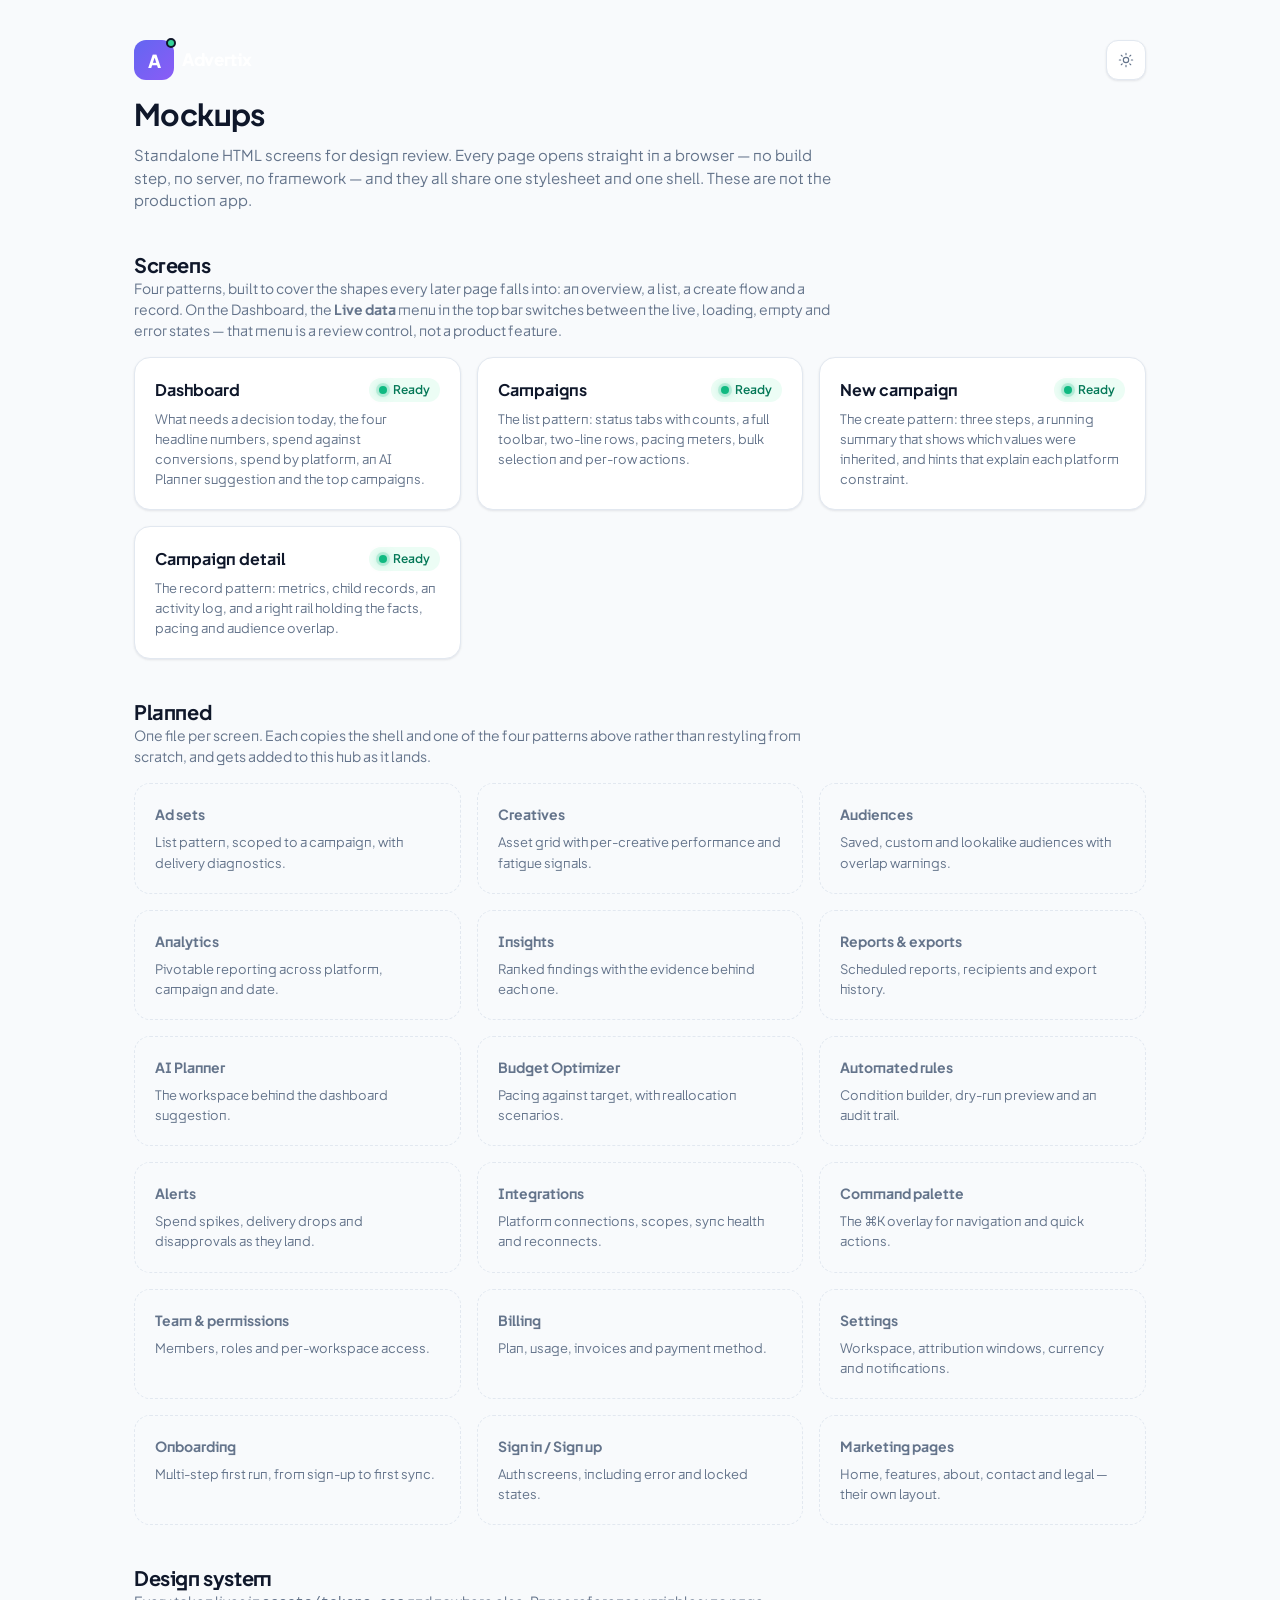
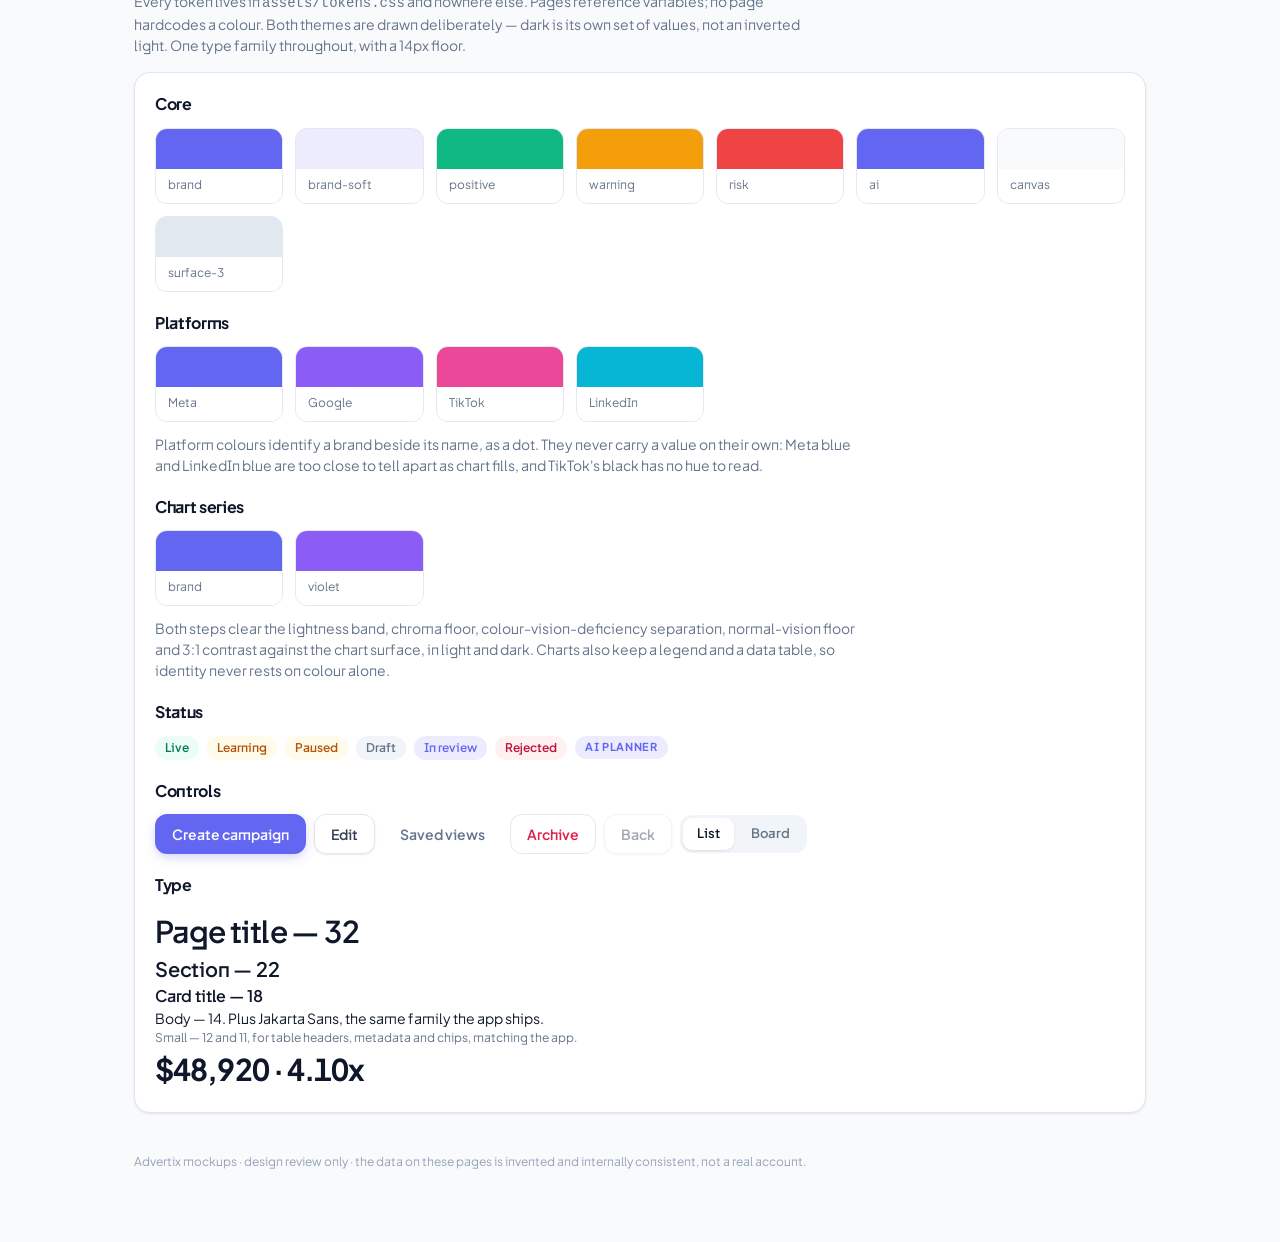
<file: mockups/index.html>
<!doctype html>
<html lang="en">
<head>
<meta charset="utf-8" />
<meta name="viewport" content="width=device-width, initial-scale=1" />
<title>Mockups &middot; Advertix</title>
<meta name="description" content="Design-review mockups for Advertix — every screen on one shared design system." />
<link rel="stylesheet" href="assets/tokens.css" />
<script>
  (function () {
    try {
      var saved = localStorage.getItem("advertix-theme");
      document.documentElement.setAttribute("data-theme",
        saved || (window.matchMedia("(prefers-color-scheme: dark)").matches ? "dark" : "light"));
    } catch (e) { document.documentElement.setAttribute("data-theme", "light"); }
  })();
</script>
</head>
<body>
<main class="hub">

  <header class="hub__head">
    <div>
      <div class="row-2">
        <span class="rail__mark" aria-hidden="true" style="width:40px;height:40px;font-size:18px">A</span>
        <span class="rail__name">Advertix</span>
      </div>
      <h1 style="margin-top:16px">Mockups</h1>
      <p class="hub__lede">
        Standalone HTML screens for design review. Every page opens straight in a
        browser &mdash; no build step, no server, no framework &mdash; and they all
        share one stylesheet and one shell. These are not the production app.
      </p>
    </div>
    <button class="btn btn-icon btn-icon--bordered" id="themeToggle" type="button" aria-label="Switch to dark theme" title="Switch theme">
      <svg class="icon-sun" viewBox="0 0 24 24" fill="none" stroke="currentColor" stroke-width="1.7" stroke-linecap="round" aria-hidden="true"><circle cx="12" cy="12" r="4"/><path d="M12 2v2M12 20v2M2 12h2M20 12h2M4.9 4.9l1.4 1.4M17.7 17.7l1.4 1.4M19.1 4.9l-1.4 1.4M6.3 17.7l-1.4 1.4"/></svg>
      <svg class="icon-moon hidden" viewBox="0 0 24 24" fill="none" stroke="currentColor" stroke-width="1.7" stroke-linecap="round" stroke-linejoin="round" aria-hidden="true"><path d="M20 14.5A8.5 8.5 0 019.5 4a8.5 8.5 0 1010.5 10.5z"/></svg>
    </button>
  </header>

  <section class="hub__section" aria-labelledby="built-h">
    <h2 id="built-h">Screens</h2>
    <p class="hub__note">
      Four patterns, built to cover the shapes every later page falls into: an
      overview, a list, a create flow and a record. On the Dashboard, the
      <strong>Live data</strong> menu in the top bar switches between the live,
      loading, empty and error states &mdash; that menu is a review control, not a
      product feature.
    </p>
    <div class="hub-grid">
      <a class="card hubcard" href="dashboard.html">
        <span class="hubcard__title">Dashboard <span class="pill pill--active"><span class="status-dot active" aria-hidden="true"></span>Ready</span></span>
        <span class="hubcard__desc">What needs a decision today, the four headline numbers, spend against conversions, spend by platform, an AI Planner suggestion and the top campaigns.</span>
      </a>
      <a class="card hubcard" href="campaigns.html">
        <span class="hubcard__title">Campaigns <span class="pill pill--active"><span class="status-dot active" aria-hidden="true"></span>Ready</span></span>
        <span class="hubcard__desc">The list pattern: status tabs with counts, a full toolbar, two-line rows, pacing meters, bulk selection and per-row actions.</span>
      </a>
      <a class="card hubcard" href="campaign-new.html">
        <span class="hubcard__title">New campaign <span class="pill pill--active"><span class="status-dot active" aria-hidden="true"></span>Ready</span></span>
        <span class="hubcard__desc">The create pattern: three steps, a running summary that shows which values were inherited, and hints that explain each platform constraint.</span>
      </a>
      <a class="card hubcard" href="campaign-detail.html">
        <span class="hubcard__title">Campaign detail <span class="pill pill--active"><span class="status-dot active" aria-hidden="true"></span>Ready</span></span>
        <span class="hubcard__desc">The record pattern: metrics, child records, an activity log, and a right rail holding the facts, pacing and audience overlap.</span>
      </a>
    </div>
  </section>

  <section class="hub__section" aria-labelledby="planned-h">
    <h2 id="planned-h">Planned</h2>
    <p class="hub__note">
      One file per screen. Each copies the shell and one of the four patterns above
      rather than restyling from scratch, and gets added to this hub as it lands.
    </p>
    <div class="hub-grid">
      <div class="card hubcard hubcard--todo"><span class="hubcard__title">Ad sets</span><span class="hubcard__desc">List pattern, scoped to a campaign, with delivery diagnostics.</span></div>
      <div class="card hubcard hubcard--todo"><span class="hubcard__title">Creatives</span><span class="hubcard__desc">Asset grid with per-creative performance and fatigue signals.</span></div>
      <div class="card hubcard hubcard--todo"><span class="hubcard__title">Audiences</span><span class="hubcard__desc">Saved, custom and lookalike audiences with overlap warnings.</span></div>
      <div class="card hubcard hubcard--todo"><span class="hubcard__title">Analytics</span><span class="hubcard__desc">Pivotable reporting across platform, campaign and date.</span></div>
      <div class="card hubcard hubcard--todo"><span class="hubcard__title">Insights</span><span class="hubcard__desc">Ranked findings with the evidence behind each one.</span></div>
      <div class="card hubcard hubcard--todo"><span class="hubcard__title">Reports &amp; exports</span><span class="hubcard__desc">Scheduled reports, recipients and export history.</span></div>
      <div class="card hubcard hubcard--todo"><span class="hubcard__title">AI Planner</span><span class="hubcard__desc">The workspace behind the dashboard suggestion.</span></div>
      <div class="card hubcard hubcard--todo"><span class="hubcard__title">Budget Optimizer</span><span class="hubcard__desc">Pacing against target, with reallocation scenarios.</span></div>
      <div class="card hubcard hubcard--todo"><span class="hubcard__title">Automated rules</span><span class="hubcard__desc">Condition builder, dry-run preview and an audit trail.</span></div>
      <div class="card hubcard hubcard--todo"><span class="hubcard__title">Alerts</span><span class="hubcard__desc">Spend spikes, delivery drops and disapprovals as they land.</span></div>
      <div class="card hubcard hubcard--todo"><span class="hubcard__title">Integrations</span><span class="hubcard__desc">Platform connections, scopes, sync health and reconnects.</span></div>
      <div class="card hubcard hubcard--todo"><span class="hubcard__title">Command palette</span><span class="hubcard__desc">The &#8984;K overlay for navigation and quick actions.</span></div>
      <div class="card hubcard hubcard--todo"><span class="hubcard__title">Team &amp; permissions</span><span class="hubcard__desc">Members, roles and per-workspace access.</span></div>
      <div class="card hubcard hubcard--todo"><span class="hubcard__title">Billing</span><span class="hubcard__desc">Plan, usage, invoices and payment method.</span></div>
      <div class="card hubcard hubcard--todo"><span class="hubcard__title">Settings</span><span class="hubcard__desc">Workspace, attribution windows, currency and notifications.</span></div>
      <div class="card hubcard hubcard--todo"><span class="hubcard__title">Onboarding</span><span class="hubcard__desc">Multi-step first run, from sign-up to first sync.</span></div>
      <div class="card hubcard hubcard--todo"><span class="hubcard__title">Sign in / Sign up</span><span class="hubcard__desc">Auth screens, including error and locked states.</span></div>
      <div class="card hubcard hubcard--todo"><span class="hubcard__title">Marketing pages</span><span class="hubcard__desc">Home, features, about, contact and legal &mdash; their own layout.</span></div>
    </div>
  </section>

  <section class="hub__section" aria-labelledby="ds-h">
    <h2 id="ds-h">Design system</h2>
    <p class="hub__note">
      Every token lives in <code>assets/tokens.css</code> and nowhere else. Pages
      reference variables; no page hardcodes a colour. Both themes are drawn
      deliberately &mdash; dark is its own set of values, not an inverted light.
      One type family throughout, with a 14px floor.
    </p>

    <div class="card" style="padding:20px">
      <div class="stack-5">
        <div>
          <h3 style="margin-bottom:12px">Core</h3>
          <div class="swatches">
            <div class="swatch"><div class="swatch__chip" style="background:var(--brand)"></div><span class="swatch__name">brand</span></div>
            <div class="swatch"><div class="swatch__chip" style="background:var(--brand-soft)"></div><span class="swatch__name">brand-soft</span></div>
            <div class="swatch"><div class="swatch__chip" style="background:var(--status-active)"></div><span class="swatch__name">positive</span></div>
            <div class="swatch"><div class="swatch__chip" style="background:var(--status-paused)"></div><span class="swatch__name">warning</span></div>
            <div class="swatch"><div class="swatch__chip" style="background:var(--status-ended)"></div><span class="swatch__name">risk</span></div>
            <div class="swatch"><div class="swatch__chip" style="background:var(--brand)"></div><span class="swatch__name">ai</span></div>
            <div class="swatch"><div class="swatch__chip" style="background:var(--background)"></div><span class="swatch__name">canvas</span></div>
            <div class="swatch"><div class="swatch__chip" style="background:var(--slate-200)"></div><span class="swatch__name">surface-3</span></div>
          </div>
        </div>

        <div>
          <h3 style="margin-bottom:12px">Platforms</h3>
          <div class="swatches">
            <div class="swatch"><div class="swatch__chip" style="background:var(--platform-meta)"></div><span class="swatch__name">Meta</span></div>
            <div class="swatch"><div class="swatch__chip" style="background:var(--platform-google)"></div><span class="swatch__name">Google</span></div>
            <div class="swatch"><div class="swatch__chip" style="background:var(--platform-tiktok)"></div><span class="swatch__name">TikTok</span></div>
            <div class="swatch"><div class="swatch__chip" style="background:var(--platform-linkedin)"></div><span class="swatch__name">LinkedIn</span></div>
          </div>
          <p class="hub__note" style="margin:12px 0 0">
            Platform colours identify a brand beside its name, as a dot. They never
            carry a value on their own: Meta blue and LinkedIn blue are too close to
            tell apart as chart fills, and TikTok's black has no hue to read.
          </p>
        </div>

        <div>
          <h3 style="margin-bottom:12px">Chart series</h3>
          <div class="swatches">
            <div class="swatch"><div class="swatch__chip" style="background:var(--chart-1)"></div><span class="swatch__name">brand</span></div>
            <div class="swatch"><div class="swatch__chip" style="background:var(--platform-google)"></div><span class="swatch__name">violet</span></div>
          </div>
          <p class="hub__note" style="margin:12px 0 0">
            Both steps clear the lightness band, chroma floor, colour-vision-deficiency
            separation, normal-vision floor and 3:1 contrast against the chart surface,
            in light and dark. Charts also keep a legend and a data table, so identity
            never rests on colour alone.
          </p>
        </div>

        <div>
          <h3 style="margin-bottom:12px">Status</h3>
          <div class="row-2">
            <span class="pill pill--active">Live</span>
            <span class="pill pill--learning">Learning</span>
            <span class="pill pill--paused">Paused</span>
            <span class="pill pill--draft">Draft</span>
            <span class="pill pill--review">In review</span>
            <span class="pill pill--rejected">Rejected</span>
            <span class="pill pill--ai">AI Planner</span>
          </div>
        </div>

        <div>
          <h3 style="margin-bottom:12px">Controls</h3>
          <div class="row-2">
            <button class="btn btn-brand" type="button">Create campaign</button>
            <button class="btn btn-outline" type="button">Edit</button>
            <button class="btn btn-ghost" type="button">Saved views</button>
            <button class="btn btn-danger" type="button">Archive</button>
            <button class="btn btn-outline" type="button" disabled>Back</button>
            <span class="seg" role="group" aria-label="Example view switch">
              <button class="seg__btn" type="button" aria-pressed="true">List</button>
              <button class="seg__btn" type="button" aria-pressed="false">Board</button>
            </span>
          </div>
        </div>

        <div>
          <h3 style="margin-bottom:12px">Type</h3>
          <p style="font-size:30px;font-weight:600;letter-spacing:-0.02em">Page title &mdash; 32</p>
          <p style="font-size:20px;font-weight:600;letter-spacing:-0.011em">Section &mdash; 22</p>
          <p style="font-size:16px;font-weight:600;letter-spacing:-0.011em">Card title &mdash; 18</p>
          <p>Body &mdash; 14. Plus Jakarta Sans, the same family the app ships.</p>
          <p class="t-xs t-muted">Small &mdash; 12 and 11, for table headers, metadata and chips, matching the app.</p>
          <p class="tnum" style="font-size:30px;font-weight:700;letter-spacing:-0.03em">$48,920 &middot; 4.10x</p>
        </div>
      </div>
    </div>
  </section>

  <footer class="t-xs t-faint">
    Advertix mockups &middot; design review only &middot; the data on these pages is
    invented and internally consistent, not a real account.
  </footer>
</main>

<script>
(function () {
  "use strict";
  var root = document.documentElement;
  var btn = document.getElementById("themeToggle");
  function paint() {
    var dark = root.getAttribute("data-theme") === "dark";
    btn.querySelector(".icon-sun").classList.toggle("hidden", dark);
    btn.querySelector(".icon-moon").classList.toggle("hidden", !dark);
    btn.setAttribute("aria-label", dark ? "Switch to light theme" : "Switch to dark theme");
  }
  btn.addEventListener("click", function () {
    var next = root.getAttribute("data-theme") === "dark" ? "light" : "dark";
    root.setAttribute("data-theme", next);
    try { localStorage.setItem("advertix-theme", next); } catch (e) {}
    paint();
  });
  paint();
})();
</script>
</body>
</html>
</file>
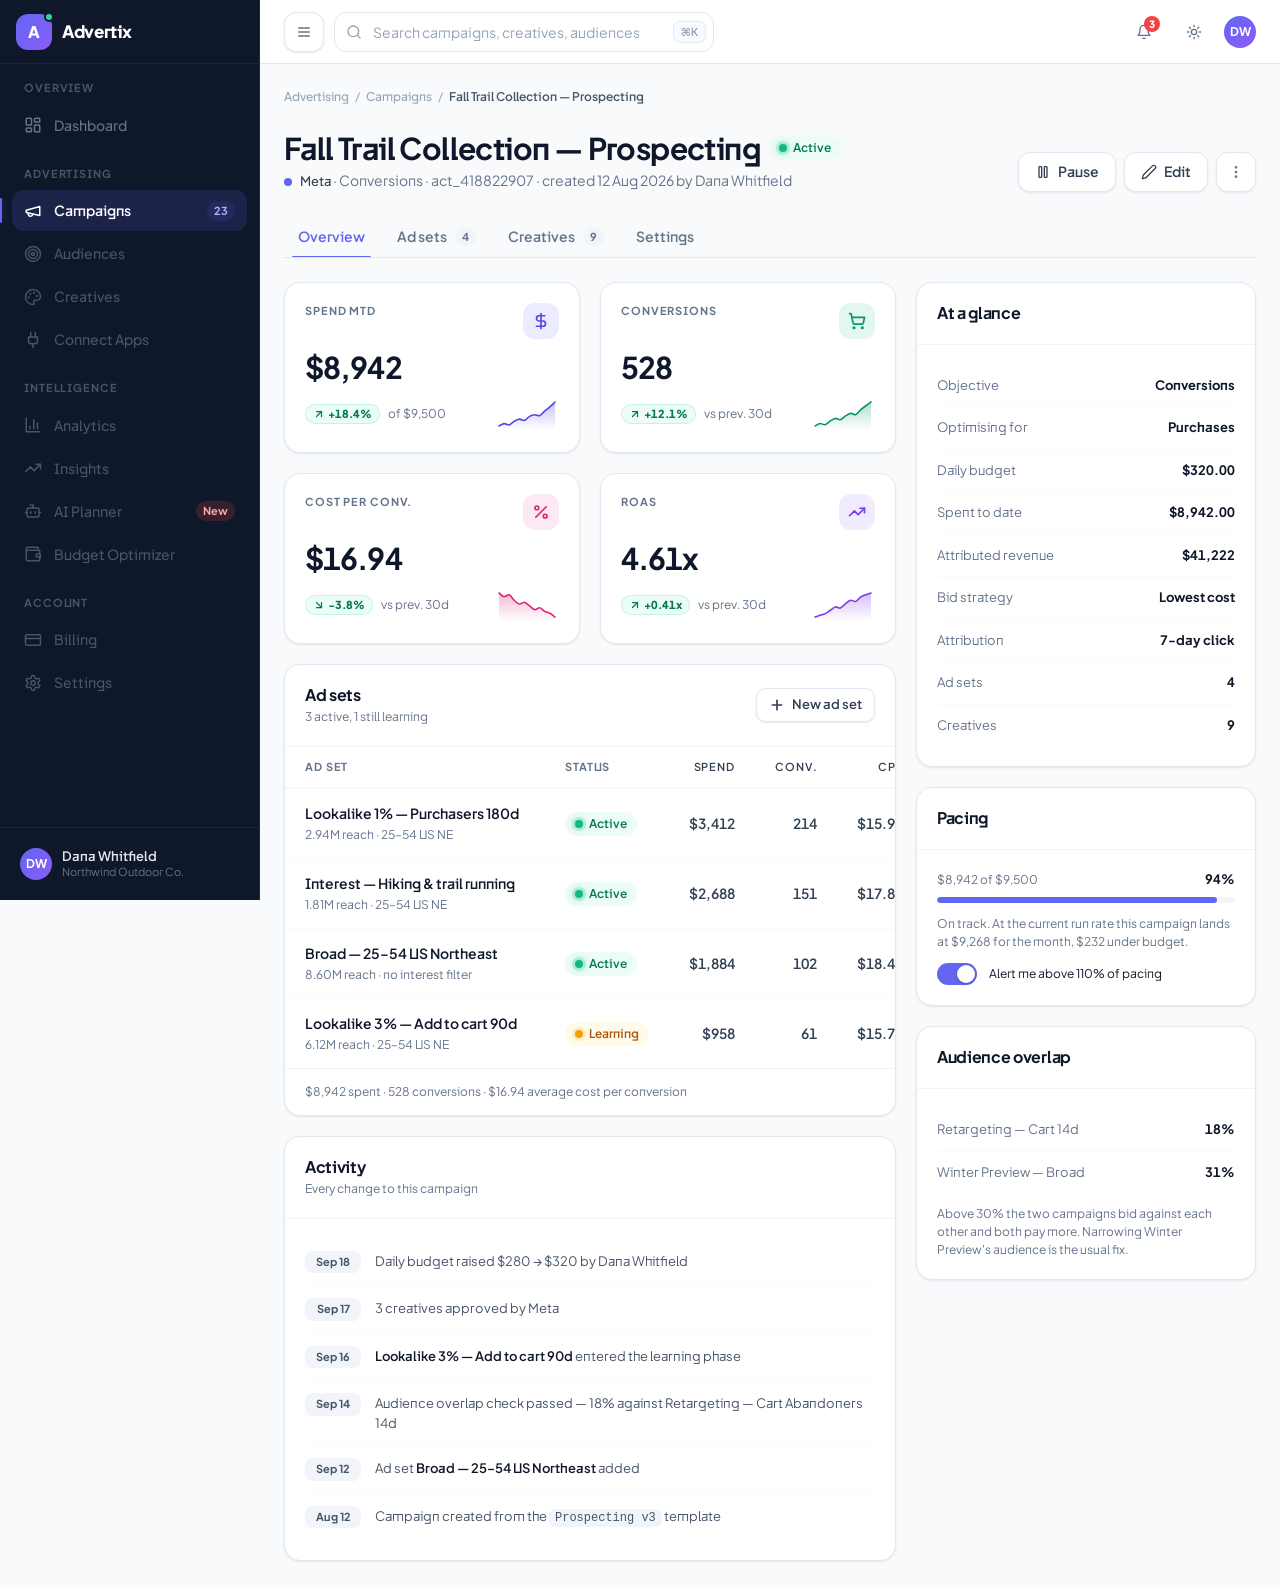
<file: mockups/campaign-detail.html>
<!doctype html>
<html lang="en">
<head>
<meta charset="utf-8" />
<meta name="viewport" content="width=device-width, initial-scale=1" />
<title>Fall Trail Collection &middot; Advertix</title>
<meta name="description" content="Advertix campaign detail mockup." />
<link rel="stylesheet" href="assets/tokens.css" />
<script>
  (function () {
    try {
      var saved = localStorage.getItem("advertix-theme");
      document.documentElement.setAttribute("data-theme",
        saved || (window.matchMedia("(prefers-color-scheme: dark)").matches ? "dark" : "light"));
    } catch (e) { document.documentElement.setAttribute("data-theme", "light"); }
  })();
</script>
</head>
<body>
<a class="skip-link" href="#main">Skip to content</a>
<div class="scrim" id="scrim" hidden></div>

<div class="app">
  <aside class="rail" id="rail" aria-label="Main navigation">
    <div class="rail__brand">
      <span class="rail__mark" aria-hidden="true">A</span>
      <span class="rail__name">Advertix</span>
    </div>
    <div class="rail__scroll">
      <div class="rail__group">
        <p class="eyebrow rail__label" id="nav-overview">Overview</p>
        <nav class="nav" aria-labelledby="nav-overview">
          <a class="nav-item" href="dashboard.html"><svg viewBox="0 0 24 24" fill="none" stroke="currentColor" stroke-width="2" stroke-linecap="round" stroke-linejoin="round" aria-hidden="true"><rect width="7" height="9" x="3" y="3" rx="1"/><rect width="7" height="5" x="14" y="3" rx="1"/><rect width="7" height="9" x="14" y="12" rx="1"/><rect width="7" height="5" x="3" y="16" rx="1"/></svg>Dashboard</a>
        </nav>
      </div>
      <div class="rail__group">
        <p class="eyebrow rail__label" id="nav-advertising">Advertising</p>
        <nav class="nav" aria-labelledby="nav-advertising">
          <a class="nav-item is-active" href="campaigns.html" aria-current="page"><svg viewBox="0 0 24 24" fill="none" stroke="currentColor" stroke-width="2" stroke-linecap="round" stroke-linejoin="round" aria-hidden="true"><path d="m3 11 18-5v12L3 14v-3z"/><path d="M11.6 16.8a3 3 0 1 1-5.8-1.6"/></svg>Campaigns<span class="nav-badge">23</span></a>
          <span class="nav-item nav-item--muted" title="Audiences is not mocked yet"><svg viewBox="0 0 24 24" fill="none" stroke="currentColor" stroke-width="2" stroke-linecap="round" stroke-linejoin="round" aria-hidden="true"><circle cx="12" cy="12" r="10"/><circle cx="12" cy="12" r="6"/><circle cx="12" cy="12" r="2"/></svg>Audiences</span>
          <span class="nav-item nav-item--muted" title="Creatives is not mocked yet"><svg viewBox="0 0 24 24" fill="none" stroke="currentColor" stroke-width="2" stroke-linecap="round" stroke-linejoin="round" aria-hidden="true"><circle cx="13.5" cy="6.5" r=".5" fill="currentColor"/><circle cx="17.5" cy="10.5" r=".5" fill="currentColor"/><circle cx="8.5" cy="7.5" r=".5" fill="currentColor"/><circle cx="6.5" cy="12.5" r=".5" fill="currentColor"/><path d="M12 2C6.5 2 2 6.5 2 12s4.5 10 10 10c.926 0 1.648-.746 1.648-1.688 0-.437-.18-.835-.437-1.125-.29-.289-.438-.652-.438-1.125a1.64 1.64 0 0 1 1.668-1.668h1.996c3.051 0 5.555-2.503 5.555-5.554C21.965 6.012 17.461 2 12 2z"/></svg>Creatives</span>
          <span class="nav-item nav-item--muted" title="Connect Apps is not mocked yet"><svg viewBox="0 0 24 24" fill="none" stroke="currentColor" stroke-width="2" stroke-linecap="round" stroke-linejoin="round" aria-hidden="true"><path d="M12 22v-5"/><path d="M9 8V2"/><path d="M15 8V2"/><path d="M18 8v5a4 4 0 0 1-4 4h-4a4 4 0 0 1-4-4V8Z"/></svg>Connect Apps</span>
        </nav>
      </div>
      <div class="rail__group">
        <p class="eyebrow rail__label" id="nav-intelligence">Intelligence</p>
        <nav class="nav" aria-labelledby="nav-intelligence">
          <span class="nav-item nav-item--muted" title="Analytics is not mocked yet"><svg viewBox="0 0 24 24" fill="none" stroke="currentColor" stroke-width="2" stroke-linecap="round" stroke-linejoin="round" aria-hidden="true"><path d="M3 3v18h18"/><path d="M18 17V9"/><path d="M13 17V5"/><path d="M8 17v-3"/></svg>Analytics</span>
          <span class="nav-item nav-item--muted" title="Insights is not mocked yet"><svg viewBox="0 0 24 24" fill="none" stroke="currentColor" stroke-width="2" stroke-linecap="round" stroke-linejoin="round" aria-hidden="true"><polyline points="22 7 13.5 15.5 8.5 10.5 2 17"/><polyline points="16 7 22 7 22 13"/></svg>Insights</span>
          <span class="nav-item nav-item--muted" title="AI Planner is not mocked yet"><svg viewBox="0 0 24 24" fill="none" stroke="currentColor" stroke-width="2" stroke-linecap="round" stroke-linejoin="round" aria-hidden="true"><path d="M12 8V4H8"/><rect width="16" height="12" x="4" y="8" rx="2"/><path d="M2 14h2"/><path d="M20 14h2"/><path d="M15 13v2"/><path d="M9 13v2"/></svg>AI Planner<span class="nav-badge nav-badge--alert">New</span></span>
          <span class="nav-item nav-item--muted" title="Budget Optimizer is not mocked yet"><svg viewBox="0 0 24 24" fill="none" stroke="currentColor" stroke-width="2" stroke-linecap="round" stroke-linejoin="round" aria-hidden="true"><path d="M19 7V4a1 1 0 0 0-1-1H5a2 2 0 0 0 0 4h15a1 1 0 0 1 1 1v4h-3a2 2 0 0 0 0 4h3a1 1 0 0 0 1-1v-2a1 1 0 0 0-1-1"/><path d="M3 5v14a2 2 0 0 0 2 2h15a1 1 0 0 0 1-1v-4"/></svg>Budget Optimizer</span>
        </nav>
      </div>
      <div class="rail__group">
        <p class="eyebrow rail__label" id="nav-account">Account</p>
        <nav class="nav" aria-labelledby="nav-account">
          <span class="nav-item nav-item--muted" title="Billing is not mocked yet"><svg viewBox="0 0 24 24" fill="none" stroke="currentColor" stroke-width="2" stroke-linecap="round" stroke-linejoin="round" aria-hidden="true"><rect width="20" height="14" x="2" y="5" rx="2"/><line x1="2" x2="22" y1="10" y2="10"/></svg>Billing</span>
          <span class="nav-item nav-item--muted" title="Settings is not mocked yet"><svg viewBox="0 0 24 24" fill="none" stroke="currentColor" stroke-width="2" stroke-linecap="round" stroke-linejoin="round" aria-hidden="true"><path d="M12.22 2h-.44a2 2 0 0 0-2 2v.18a2 2 0 0 1-1 1.73l-.43.25a2 2 0 0 1-2 0l-.15-.08a2 2 0 0 0-2.73.73l-.22.38a2 2 0 0 0 .73 2.73l.15.1a2 2 0 0 1 1 1.72v.51a2 2 0 0 1-1 1.74l-.15.09a2 2 0 0 0-.73 2.73l.22.38a2 2 0 0 0 2.73.73l.15-.08a2 2 0 0 1 2 0l.43.25a2 2 0 0 1 1 1.73V20a2 2 0 0 0 2 2h.44a2 2 0 0 0 2-2v-.18a2 2 0 0 1 1-1.73l.43-.25a2 2 0 0 1 2 0l.15.08a2 2 0 0 0 2.73-.73l.22-.39a2 2 0 0 0-.73-2.73l-.15-.08a2 2 0 0 1-1-1.74v-.5a2 2 0 0 1 1-1.74l.15-.09a2 2 0 0 0 .73-2.73l-.22-.38a2 2 0 0 0-2.73-.73l-.15.08a2 2 0 0 1-2 0l-.43-.25a2 2 0 0 1-1-1.73V4a2 2 0 0 0-2-2z"/><circle cx="12" cy="12" r="3"/></svg>Settings</span>
        </nav>
      </div>
    </div>
    <div class="rail__foot">
      <button class="acct" type="button" title="Account">
        <span class="avatar" aria-hidden="true">DW</span>
        <span style="min-width:0">
          <span class="acct__name">Dana Whitfield</span>
          <span class="acct__meta">Northwind Outdoor Co.</span>
        </span>
      </button>
    </div>
  </aside>
  <div class="main">
  <header class="header">
      <button class="btn btn-icon btn-icon--bordered hamburger" id="navToggle" type="button"
              aria-expanded="false" aria-controls="rail" aria-label="Open navigation"><svg viewBox="0 0 24 24" fill="none" stroke="currentColor" stroke-width="2" stroke-linecap="round" stroke-linejoin="round" aria-hidden="true"><line x1="4" x2="20" y1="12" y2="12"/><line x1="4" x2="20" y1="6" y2="6"/><line x1="4" x2="20" y1="18" y2="18"/></svg></button>

      <div class="omnibox">
        <svg class="omnibox__icon" viewBox="0 0 24 24" fill="none" stroke="currentColor" stroke-width="2" stroke-linecap="round" stroke-linejoin="round" aria-hidden="true"><circle cx="11" cy="11" r="8"/><path d="m21 21-4.3-4.3"/></svg>
        <label class="visually-hidden" for="omni">Search campaigns, creatives and audiences</label>
        <input id="omni" type="search" placeholder="Search campaigns, creatives, audiences" />
        <span class="kbd" aria-hidden="true">&#8984;K</span>
      </div>

      <span class="header__spacer"></span>

      <button class="btn btn-icon bell" type="button" aria-label="Notifications, 3 unread" title="Notifications"><svg viewBox="0 0 24 24" fill="none" stroke="currentColor" stroke-width="2" stroke-linecap="round" stroke-linejoin="round" aria-hidden="true"><path d="M6 8a6 6 0 0 1 12 0c0 7 3 9 3 9H3s3-2 3-9"/><path d="M10.3 21a1.94 1.94 0 0 0 3.4 0"/></svg><span class="bell__dot" aria-hidden="true">3</span></button>
      <button class="btn btn-icon" id="themeToggle" type="button" aria-label="Switch to dark theme" title="Switch theme"><svg class="icon-sun" viewBox="0 0 24 24" fill="none" stroke="currentColor" stroke-width="2" stroke-linecap="round" stroke-linejoin="round" aria-hidden="true"><circle cx="12" cy="12" r="4"/><path d="M12 2v2"/><path d="M12 20v2"/><path d="m4.93 4.93 1.41 1.41"/><path d="m17.66 17.66 1.41 1.41"/><path d="M2 12h2"/><path d="M20 12h2"/><path d="m6.34 17.66-1.41 1.41"/><path d="m19.07 4.93-1.41 1.41"/></svg><svg class="icon-moon hidden" viewBox="0 0 24 24" fill="none" stroke="currentColor" stroke-width="2" stroke-linecap="round" stroke-linejoin="round" aria-hidden="true"><path d="M12 3a6 6 0 0 0 9 9 9 9 0 1 1-9-9Z"/></svg></button>
      <span class="avatar" title="Dana Whitfield" aria-hidden="true">DW</span>
    </header>
    <main class="page" id="main">
      <nav class="crumbs" aria-label="Breadcrumb"><a href="dashboard.html">Advertising</a><span aria-hidden="true">/</span><a href="campaigns.html">Campaigns</a><span aria-hidden="true">/</span><span aria-current="page">Fall Trail Collection &mdash; Prospecting</span></nav>

      <header class="pagehead animate-in stagger-1">
        <div>
          <div class="row-2">
            <h1>Fall Trail Collection &mdash; Prospecting</h1>
            <span class="pill pill--active"><span class="status-dot active" aria-hidden="true"></span>Active</span>
          </div>
          <p class="pagehead__meta">
            <span class="plat" style="display:inline-flex"><span class="plat__dot plat__dot--meta" aria-hidden="true"></span>Meta</span>
            &middot; Conversions &middot; act_418822907 &middot; created 12 Aug 2026 by Dana Whitfield
          </p>
        </div>
        <div class="pagehead__actions">
          <button class="btn btn-outline" type="button" data-say="Campaign paused - delivery stops at the next hourly sync"><svg viewBox="0 0 24 24" fill="none" stroke="currentColor" stroke-width="2" stroke-linecap="round" stroke-linejoin="round" aria-hidden="true"><rect x="14" y="4" width="4" height="16" rx="1"/><rect x="6" y="4" width="4" height="16" rx="1"/></svg> Pause</button>
          <button class="btn btn-outline" type="button" data-say="Opening the campaign editor"><svg viewBox="0 0 24 24" fill="none" stroke="currentColor" stroke-width="2" stroke-linecap="round" stroke-linejoin="round" aria-hidden="true"><path d="M21.174 6.812a1 1 0 0 0-3.986-3.987L3.842 16.174a2 2 0 0 0-.5.83l-1.321 4.352a.5.5 0 0 0 .623.622l4.353-1.32a2 2 0 0 0 .83-.497z"/></svg> Edit</button>
          <button class="btn btn-icon btn-icon--bordered" type="button" data-menu="hdrMenu" aria-haspopup="true" aria-expanded="false" aria-label="More actions"><svg viewBox="0 0 24 24" fill="none" stroke="currentColor" stroke-width="2" stroke-linecap="round" stroke-linejoin="round" aria-hidden="true"><circle cx="12" cy="12" r="1"/><circle cx="12" cy="5" r="1"/><circle cx="12" cy="19" r="1"/></svg></button>
        </div>
      </header>

      <div class="tabs animate-in stagger-2" role="tablist" aria-label="Campaign sections">
        <button class="tab" role="tab" aria-selected="true"  aria-controls="d-ov"  id="d-t-ov"  type="button">Overview</button>
        <button class="tab" role="tab" aria-selected="false" aria-controls="d-as"  id="d-t-as"  type="button" tabindex="-1">Ad sets <span class="tab__count">4</span></button>
        <button class="tab" role="tab" aria-selected="false" aria-controls="d-cr"  id="d-t-cr"  type="button" tabindex="-1">Creatives <span class="tab__count">9</span></button>
        <button class="tab" role="tab" aria-selected="false" aria-controls="d-set" id="d-t-set" type="button" tabindex="-1">Settings</button>
      </div>

      <div id="d-ov" role="tabpanel" aria-labelledby="d-t-ov" class="animate-in stagger-3">
        <div class="split">
          <div class="stack-5">
            <section class="metrics" aria-label="Campaign metrics" style="grid-template-columns:repeat(2,minmax(0,1fr))">
          <article class="metric-card animate-count-up">
            <div class="metric-card__top">
              <p class="metric-card__label">Spend MTD</p>
              <span class="metric-card__icon" style="background:rgba(99,102,241,.12);color:#4f46e5"><svg viewBox="0 0 24 24" fill="none" stroke="currentColor" stroke-width="2.25" stroke-linecap="round" stroke-linejoin="round" aria-hidden="true"><line x1="12" x2="12" y1="2" y2="22"/><path d="M17 5H9.5a3.5 3.5 0 0 0 0 7h5a3.5 3.5 0 0 1 0 7H6"/></svg></span>
            </div>
            <p class="metric-card__value tnum">$8,942</p>
            <div class="metric-card__bottom">
              <span class="metric-card__change"><span class="trend trend--up"><svg viewBox="0 0 24 24" fill="none" stroke="currentColor" stroke-width="2.5" stroke-linecap="round" stroke-linejoin="round" aria-hidden="true"><path d="M7 7h10v10"/><path d="M7 17 17 7"/></svg>+18.4%</span><span class="metric-card__note">of $9,500</span></span>
              <svg class="spark" viewBox="0 0 80 40" aria-hidden="true"><defs><linearGradient id="g96676" x1="0" y1="0" x2="0" y2="1"><stop offset="0%" stop-color="#4f46e5" stop-opacity=".32"/><stop offset="100%" stop-color="#4f46e5" stop-opacity="0"/></linearGradient></defs><path d="M 5.0 35.0 C 6.1 34.5, 9.2 32.2, 11.4 32.0 C 13.5 31.8, 15.6 34.2, 17.7 33.7 C 19.8 33.2, 22.0 30.2, 24.1 29.0 C 26.2 27.8, 28.3 26.6, 30.5 26.4 C 32.6 26.3, 34.7 28.7, 36.8 28.1 C 38.9 27.6, 41.1 24.2, 43.2 23.0 C 45.3 21.8, 47.4 21.0, 49.5 20.9 C 51.7 20.7, 53.8 22.9, 55.9 22.1 C 58.0 21.4, 60.2 18.0, 62.3 16.1 C 64.4 14.3, 66.5 12.9, 68.6 11.0 C 70.8 9.1, 73.9 6.0, 75.0 5.0 L 75.0 40.0 L 5.0 40.0 Z" fill="url(#g96676)"/><path d="M 5.0 35.0 C 6.1 34.5, 9.2 32.2, 11.4 32.0 C 13.5 31.8, 15.6 34.2, 17.7 33.7 C 19.8 33.2, 22.0 30.2, 24.1 29.0 C 26.2 27.8, 28.3 26.6, 30.5 26.4 C 32.6 26.3, 34.7 28.7, 36.8 28.1 C 38.9 27.6, 41.1 24.2, 43.2 23.0 C 45.3 21.8, 47.4 21.0, 49.5 20.9 C 51.7 20.7, 53.8 22.9, 55.9 22.1 C 58.0 21.4, 60.2 18.0, 62.3 16.1 C 64.4 14.3, 66.5 12.9, 68.6 11.0 C 70.8 9.1, 73.9 6.0, 75.0 5.0" fill="none" stroke="#4f46e5" stroke-width="2" stroke-linecap="round" stroke-linejoin="round"/></svg>
            </div>
          </article>
          <article class="metric-card animate-count-up">
            <div class="metric-card__top">
              <p class="metric-card__label">Conversions</p>
              <span class="metric-card__icon" style="background:rgba(16,185,129,.12);color:#059669"><svg viewBox="0 0 24 24" fill="none" stroke="currentColor" stroke-width="2.25" stroke-linecap="round" stroke-linejoin="round" aria-hidden="true"><circle cx="8" cy="21" r="1"/><circle cx="19" cy="21" r="1"/><path d="M2.05 2.05h2l2.66 12.42a2 2 0 0 0 2 1.58h9.78a2 2 0 0 0 1.95-1.57l1.65-7.43H5.12"/></svg></span>
            </div>
            <p class="metric-card__value tnum">528</p>
            <div class="metric-card__bottom">
              <span class="metric-card__change"><span class="trend trend--up"><svg viewBox="0 0 24 24" fill="none" stroke="currentColor" stroke-width="2.5" stroke-linecap="round" stroke-linejoin="round" aria-hidden="true"><path d="M7 7h10v10"/><path d="M7 17 17 7"/></svg>+12.1%</span><span class="metric-card__note">vs prev. 30d</span></span>
              <svg class="spark" viewBox="0 0 80 40" aria-hidden="true"><defs><linearGradient id="g8122" x1="0" y1="0" x2="0" y2="1"><stop offset="0%" stop-color="#059669" stop-opacity=".32"/><stop offset="100%" stop-color="#059669" stop-opacity="0"/></linearGradient></defs><path d="M 5.0 35.0 C 6.1 34.5, 9.2 32.1, 11.4 31.8 C 13.5 31.6, 15.6 33.9, 17.7 33.4 C 19.8 32.9, 22.0 30.0, 24.1 28.7 C 26.2 27.4, 28.3 25.8, 30.5 25.5 C 32.6 25.3, 34.7 27.6, 36.8 27.1 C 38.9 26.6, 41.1 23.7, 43.2 22.4 C 45.3 21.1, 47.4 19.5, 49.5 19.2 C 51.7 18.9, 53.8 21.6, 55.9 20.8 C 58.0 20.0, 60.2 16.3, 62.3 14.5 C 64.4 12.6, 66.5 11.3, 68.6 9.7 C 70.8 8.2, 73.9 5.8, 75.0 5.0 L 75.0 40.0 L 5.0 40.0 Z" fill="url(#g8122)"/><path d="M 5.0 35.0 C 6.1 34.5, 9.2 32.1, 11.4 31.8 C 13.5 31.6, 15.6 33.9, 17.7 33.4 C 19.8 32.9, 22.0 30.0, 24.1 28.7 C 26.2 27.4, 28.3 25.8, 30.5 25.5 C 32.6 25.3, 34.7 27.6, 36.8 27.1 C 38.9 26.6, 41.1 23.7, 43.2 22.4 C 45.3 21.1, 47.4 19.5, 49.5 19.2 C 51.7 18.9, 53.8 21.6, 55.9 20.8 C 58.0 20.0, 60.2 16.3, 62.3 14.5 C 64.4 12.6, 66.5 11.3, 68.6 9.7 C 70.8 8.2, 73.9 5.8, 75.0 5.0" fill="none" stroke="#059669" stroke-width="2" stroke-linecap="round" stroke-linejoin="round"/></svg>
            </div>
          </article>
          <article class="metric-card animate-count-up">
            <div class="metric-card__top">
              <p class="metric-card__label">Cost per conv.</p>
              <span class="metric-card__icon" style="background:rgba(236,72,153,.12);color:#db2777"><svg viewBox="0 0 24 24" fill="none" stroke="currentColor" stroke-width="2.25" stroke-linecap="round" stroke-linejoin="round" aria-hidden="true"><line x1="19" x2="5" y1="5" y2="19"/><circle cx="6.5" cy="6.5" r="2.5"/><circle cx="17.5" cy="17.5" r="2.5"/></svg></span>
            </div>
            <p class="metric-card__value tnum">$16.94</p>
            <div class="metric-card__bottom">
              <span class="metric-card__change"><span class="trend trend--up"><svg viewBox="0 0 24 24" fill="none" stroke="currentColor" stroke-width="2.5" stroke-linecap="round" stroke-linejoin="round" aria-hidden="true"><path d="m7 7 10 10"/><path d="M17 7v10H7"/></svg>−3.8%</span><span class="metric-card__note">vs prev. 30d</span></span>
              <svg class="spark" viewBox="0 0 80 40" aria-hidden="true"><defs><linearGradient id="g347" x1="0" y1="0" x2="0" y2="1"><stop offset="0%" stop-color="#db2777" stop-opacity=".32"/><stop offset="100%" stop-color="#db2777" stop-opacity="0"/></linearGradient></defs><path d="M 5.0 5.0 C 6.1 5.8, 9.2 9.2, 11.4 9.6 C 13.5 10.0, 15.6 6.5, 17.7 7.3 C 19.8 8.1, 22.0 12.3, 24.1 14.2 C 26.2 16.2, 28.3 18.5, 30.5 18.8 C 32.6 19.2, 34.7 16.2, 36.8 16.5 C 38.9 16.9, 41.1 19.6, 43.2 21.2 C 45.3 22.7, 47.4 25.4, 49.5 25.8 C 51.7 26.2, 53.8 23.1, 55.9 23.5 C 58.0 23.8, 60.2 26.9, 62.3 28.1 C 64.4 29.2, 66.5 29.2, 68.6 30.4 C 70.8 31.5, 73.9 34.2, 75.0 35.0 L 75.0 40.0 L 5.0 40.0 Z" fill="url(#g347)"/><path d="M 5.0 5.0 C 6.1 5.8, 9.2 9.2, 11.4 9.6 C 13.5 10.0, 15.6 6.5, 17.7 7.3 C 19.8 8.1, 22.0 12.3, 24.1 14.2 C 26.2 16.2, 28.3 18.5, 30.5 18.8 C 32.6 19.2, 34.7 16.2, 36.8 16.5 C 38.9 16.9, 41.1 19.6, 43.2 21.2 C 45.3 22.7, 47.4 25.4, 49.5 25.8 C 51.7 26.2, 53.8 23.1, 55.9 23.5 C 58.0 23.8, 60.2 26.9, 62.3 28.1 C 64.4 29.2, 66.5 29.2, 68.6 30.4 C 70.8 31.5, 73.9 34.2, 75.0 35.0" fill="none" stroke="#db2777" stroke-width="2" stroke-linecap="round" stroke-linejoin="round"/></svg>
            </div>
          </article>
          <article class="metric-card animate-count-up">
            <div class="metric-card__top">
              <p class="metric-card__label">ROAS</p>
              <span class="metric-card__icon" style="background:rgba(139,92,246,.12);color:#7c3aed"><svg viewBox="0 0 24 24" fill="none" stroke="currentColor" stroke-width="2.25" stroke-linecap="round" stroke-linejoin="round" aria-hidden="true"><polyline points="22 7 13.5 15.5 8.5 10.5 2 17"/><polyline points="16 7 22 7 22 13"/></svg></span>
            </div>
            <p class="metric-card__value tnum">4.61x</p>
            <div class="metric-card__bottom">
              <span class="metric-card__change"><span class="trend trend--up"><svg viewBox="0 0 24 24" fill="none" stroke="currentColor" stroke-width="2.5" stroke-linecap="round" stroke-linejoin="round" aria-hidden="true"><path d="M7 7h10v10"/><path d="M7 17 17 7"/></svg>+0.41x</span><span class="metric-card__note">vs prev. 30d</span></span>
              <svg class="spark" viewBox="0 0 80 40" aria-hidden="true"><defs><linearGradient id="g30315" x1="0" y1="0" x2="0" y2="1"><stop offset="0%" stop-color="#7c3aed" stop-opacity=".32"/><stop offset="100%" stop-color="#7c3aed" stop-opacity="0"/></linearGradient></defs><path d="M 5.0 35.0 C 6.1 34.7, 9.2 33.6, 11.4 32.9 C 13.5 32.2, 15.6 31.9, 17.7 30.8 C 19.8 29.8, 22.0 28.0, 24.1 26.6 C 26.2 25.2, 28.3 22.9, 30.5 22.4 C 32.6 22.0, 34.7 24.5, 36.8 23.8 C 38.9 23.1, 41.1 19.9, 43.2 18.3 C 45.3 16.6, 47.4 14.5, 49.5 14.1 C 51.7 13.6, 53.8 16.2, 55.9 15.5 C 58.0 14.8, 60.2 11.3, 62.3 9.9 C 64.4 8.5, 66.5 7.9, 68.6 7.1 C 70.8 6.3, 73.9 5.3, 75.0 5.0 L 75.0 40.0 L 5.0 40.0 Z" fill="url(#g30315)"/><path d="M 5.0 35.0 C 6.1 34.7, 9.2 33.6, 11.4 32.9 C 13.5 32.2, 15.6 31.9, 17.7 30.8 C 19.8 29.8, 22.0 28.0, 24.1 26.6 C 26.2 25.2, 28.3 22.9, 30.5 22.4 C 32.6 22.0, 34.7 24.5, 36.8 23.8 C 38.9 23.1, 41.1 19.9, 43.2 18.3 C 45.3 16.6, 47.4 14.5, 49.5 14.1 C 51.7 13.6, 53.8 16.2, 55.9 15.5 C 58.0 14.8, 60.2 11.3, 62.3 9.9 C 64.4 8.5, 66.5 7.9, 68.6 7.1 C 70.8 6.3, 73.9 5.3, 75.0 5.0" fill="none" stroke="#7c3aed" stroke-width="2" stroke-linecap="round" stroke-linejoin="round"/></svg>
            </div>
          </article>
            </section>

            <section class="card">
              <div class="card__head">
                <div><h2 class="card__title">Ad sets</h2><p class="card__sub">3 active, 1 still learning</p></div>
                <button class="btn btn-outline btn-sm" type="button" data-say="Opening the new ad set form"><svg viewBox="0 0 24 24" fill="none" stroke="currentColor" stroke-width="2.5" stroke-linecap="round" stroke-linejoin="round" aria-hidden="true"><path d="M5 12h14"/><path d="M12 5v14"/></svg> New ad set</button>
              </div>
              <div class="tablewrap">
                <table class="table" style="min-width:780px">
                  <caption class="visually-hidden">Ad sets in this campaign</caption>
                  <thead><tr>
                    <th scope="col" class="col-name">Ad set</th><th scope="col">Status</th>
                    <th scope="col" class="num">Spend</th><th scope="col" class="num">Conv.</th>
                    <th scope="col" class="num">CPA</th><th scope="col" class="num">ROAS</th>
                    <th class="col-actions" scope="col"><span class="visually-hidden">Actions</span></th>
                  </tr></thead>
                  <tbody>
              <tr>
                <td><span class="cell__main">Lookalike 1% &mdash; Purchasers 180d</span><span class="cell__sub">2.94M reach &middot; 25&ndash;54 US NE</span></td>
                <td><span class="pill pill--active"><span class="status-dot active" aria-hidden="true"></span>Active</span></td>
                <td class="num">$3,412</td><td class="num">214</td><td class="num">$15.94</td><td class="num">4.92x</td>
                <td class="col-actions"><button class="btn btn-icon btn-sm" type="button" data-menu="am0" aria-haspopup="true" aria-expanded="false" aria-label="Campaign actions" style="width:34px"><svg viewBox="0 0 24 24" fill="none" stroke="currentColor" stroke-width="2" stroke-linecap="round" stroke-linejoin="round" aria-hidden="true"><circle cx="12" cy="12" r="1"/><circle cx="12" cy="5" r="1"/><circle cx="12" cy="19" r="1"/></svg></button></td>
              </tr>
              <tr>
                <td><span class="cell__main">Interest &mdash; Hiking &amp; trail running</span><span class="cell__sub">1.81M reach &middot; 25&ndash;54 US NE</span></td>
                <td><span class="pill pill--active"><span class="status-dot active" aria-hidden="true"></span>Active</span></td>
                <td class="num">$2,688</td><td class="num">151</td><td class="num">$17.80</td><td class="num">4.41x</td>
                <td class="col-actions"><button class="btn btn-icon btn-sm" type="button" data-menu="am1" aria-haspopup="true" aria-expanded="false" aria-label="Campaign actions" style="width:34px"><svg viewBox="0 0 24 24" fill="none" stroke="currentColor" stroke-width="2" stroke-linecap="round" stroke-linejoin="round" aria-hidden="true"><circle cx="12" cy="12" r="1"/><circle cx="12" cy="5" r="1"/><circle cx="12" cy="19" r="1"/></svg></button></td>
              </tr>
              <tr>
                <td><span class="cell__main">Broad &mdash; 25&ndash;54 US Northeast</span><span class="cell__sub">8.60M reach &middot; no interest filter</span></td>
                <td><span class="pill pill--active"><span class="status-dot active" aria-hidden="true"></span>Active</span></td>
                <td class="num">$1,884</td><td class="num">102</td><td class="num">$18.47</td><td class="num">4.28x</td>
                <td class="col-actions"><button class="btn btn-icon btn-sm" type="button" data-menu="am2" aria-haspopup="true" aria-expanded="false" aria-label="Campaign actions" style="width:34px"><svg viewBox="0 0 24 24" fill="none" stroke="currentColor" stroke-width="2" stroke-linecap="round" stroke-linejoin="round" aria-hidden="true"><circle cx="12" cy="12" r="1"/><circle cx="12" cy="5" r="1"/><circle cx="12" cy="19" r="1"/></svg></button></td>
              </tr>
              <tr>
                <td><span class="cell__main">Lookalike 3% &mdash; Add to cart 90d</span><span class="cell__sub">6.12M reach &middot; 25&ndash;54 US NE</span></td>
                <td><span class="pill pill--learning"><span class="status-dot paused" aria-hidden="true"></span>Learning</span></td>
                <td class="num">$958</td><td class="num">61</td><td class="num">$15.70</td><td class="num">4.63x</td>
                <td class="col-actions"><button class="btn btn-icon btn-sm" type="button" data-menu="am3" aria-haspopup="true" aria-expanded="false" aria-label="Campaign actions" style="width:34px"><svg viewBox="0 0 24 24" fill="none" stroke="currentColor" stroke-width="2" stroke-linecap="round" stroke-linejoin="round" aria-hidden="true"><circle cx="12" cy="12" r="1"/><circle cx="12" cy="5" r="1"/><circle cx="12" cy="19" r="1"/></svg></button></td>
              </tr>
                  </tbody>
                </table>
              </div>
              <div class="card__foot"><span>$8,942 spent &middot; 528 conversions &middot; $16.94 average cost per conversion</span></div>
            </section>

            <section class="card">
              <div class="card__head"><div><h2 class="card__title">Activity</h2><p class="card__sub">Every change to this campaign</p></div></div>
              <div class="card__body"><div class="feed">
              <div class="feed__row"><span class="feed__when">Sep 18</span><span class="feed__what">Daily budget raised $280 &rarr; $320 by Dana Whitfield</span></div>
              <div class="feed__row"><span class="feed__when">Sep 17</span><span class="feed__what">3 creatives approved by Meta</span></div>
              <div class="feed__row"><span class="feed__when">Sep 16</span><span class="feed__what"><b>Lookalike 3% &mdash; Add to cart 90d</b> entered the learning phase</span></div>
              <div class="feed__row"><span class="feed__when">Sep 14</span><span class="feed__what">Audience overlap check passed &mdash; 18% against Retargeting &mdash; Cart Abandoners 14d</span></div>
              <div class="feed__row"><span class="feed__when">Sep 12</span><span class="feed__what">Ad set <b>Broad &mdash; 25&ndash;54 US Northeast</b> added</span></div>
              <div class="feed__row"><span class="feed__when">Aug 12</span><span class="feed__what">Campaign created from the <span class="mono">Prospecting v3</span> template</span></div>
              </div></div>
            </section>
          </div>

          <aside class="stack-5">
            <section class="card">
              <div class="card__head"><div><h2 class="card__title">At a glance</h2></div></div>
              <div class="card__body"><div class="facts">
                <div class="facts__row"><span class="facts__key">Objective</span><span class="facts__val">Conversions</span></div>
                <div class="facts__row"><span class="facts__key">Optimising for</span><span class="facts__val">Purchases</span></div>
                <div class="facts__row"><span class="facts__key">Daily budget</span><span class="facts__val">$320.00</span></div>
                <div class="facts__row"><span class="facts__key">Spent to date</span><span class="facts__val">$8,942.00</span></div>
                <div class="facts__row"><span class="facts__key">Attributed revenue</span><span class="facts__val">$41,222</span></div>
                <div class="facts__row"><span class="facts__key">Bid strategy</span><span class="facts__val">Lowest cost</span></div>
                <div class="facts__row"><span class="facts__key">Attribution</span><span class="facts__val">7-day click</span></div>
                <div class="facts__row"><span class="facts__key">Ad sets</span><span class="facts__val">4</span></div>
                <div class="facts__row"><span class="facts__key">Creatives</span><span class="facts__val">9</span></div>
              </div></div>
            </section>

            <section class="card">
              <div class="card__head"><div><h2 class="card__title">Pacing</h2></div></div>
              <div class="card__body stack-3">
                <div>
                  <div class="plat-row__top">
                    <span class="t-xs t-muted">$8,942 of $9,500</span>
                    <span class="plat-row__val">94%</span>
                  </div>
                  <div class="bar"><span class="bar__fill" style="width:94%"></span></div>
                </div>
                <p class="field__hint">On track. At the current run rate this campaign lands at $9,268 for the month, $232 under budget.</p>
                <label class="switch">
                  <input type="checkbox" checked />
                  <span class="switch__track" aria-hidden="true"></span>
                  <span class="t-xs">Alert me above 110% of pacing</span>
                </label>
              </div>
            </section>

            <section class="card">
              <div class="card__head"><div><h2 class="card__title">Audience overlap</h2></div></div>
              <div class="card__body stack-3">
                <div class="facts">
                  <div class="facts__row"><span class="facts__key">Retargeting &mdash; Cart 14d</span><span class="facts__val">18%</span></div>
                  <div class="facts__row"><span class="facts__key">Winter Preview &mdash; Broad</span><span class="facts__val">31%</span></div>
                </div>
                <p class="field__hint">Above 30% the two campaigns bid against each other and both pay more. Narrowing Winter Preview's audience is the usual fix.</p>
              </div>
            </section>
          </aside>
        </div>
      </div>

      <div id="d-as" role="tabpanel" aria-labelledby="d-t-as" class="hidden">
        <section class="card">
          <div class="card__head"><div><h2 class="card__title">All 4 ad sets</h2><p class="card__sub">With delivery diagnostics</p></div></div>
          <div class="card__body"><p class="t-muted">Delivery diagnostics, frequency and placement breakdowns land on this tab in a later pass. The ad set table on the Overview tab is the finished pattern.</p></div>
        </section>
      </div>

      <div id="d-cr" role="tabpanel" aria-labelledby="d-t-cr" class="hidden">
        <section class="card"><div class="card__body"><div class="empty">
          <span class="empty__icon" aria-hidden="true"><svg viewBox="0 0 24 24" fill="none" stroke="currentColor" stroke-width="2" stroke-linecap="round" stroke-linejoin="round" aria-hidden="true"><rect width="18" height="18" x="3" y="3" rx="2" ry="2"/><circle cx="9" cy="9" r="2"/><path d="m21 15-3.086-3.086a2 2 0 0 0-2.828 0L6 21"/></svg></span>
          <h2 class="card__title" style="font-size:20px">9 creatives, all approved</h2>
          <p>Frequency is 3.2 and climbing on the three oldest. Meta usually starts pulling delivery past 3.5, so a refresh is worth queueing.</p>
          <div class="empty__actions"><button class="btn btn-outline" type="button" data-say="Opening the creative grid">Open creative grid</button></div>
        </div></div></section>
      </div>

      <div id="d-set" role="tabpanel" aria-labelledby="d-t-set" class="hidden">
        <section class="card">
          <div class="card__head"><div><h2 class="card__title">Settings</h2><p class="card__sub">Changes apply at the next hourly sync</p></div></div>
          <div class="card__body stack-5">
            <div class="formgrid">
              <div class="field">
                <label class="field__label" for="dname">Campaign name</label>
                <input class="input" id="dname" type="text" value="Fall Trail Collection &mdash; Prospecting" />
              </div>
              <div class="field">
                <label class="field__label" for="dbudget">Daily budget</label>
                <input class="input" id="dbudget" type="text" value="$320.00" />
                <p class="field__hint">Raising it more than 20% at once resets the learning phase.</p>
              </div>
            </div>
            <label class="switch">
              <input type="checkbox" checked />
              <span class="switch__track" aria-hidden="true"></span>
              <span class="t-xs">Pause automatically if CPA goes above $24.00 for 3 days</span>
            </label>
          </div>
          <div class="formfoot">
            <button class="btn btn-danger" type="button" data-say="Archive needs a confirmation step - not mocked yet">Archive campaign</button>
            <button class="btn btn-brand" type="button" data-say="Settings saved - live at the next hourly sync">Save changes</button>
          </div>
        </section>
      </div>
    </main>
  </div>
</div>

<div class="menu" id="hdrMenu" hidden role="menu">
  <button class="menu__item" type="button" role="menuitem" data-say="Duplicated as a draft">Duplicate campaign</button>
  <button class="menu__item" type="button" role="menuitem" data-say="Opening the change history">View change history</button>
  <button class="menu__item" type="button" role="menuitem" data-say="Exporting this campaign to CSV">Export report</button>
  <div class="menu__sep"></div>
  <button class="menu__item menu__item--danger" type="button" role="menuitem" data-say="Archive needs a confirmation step - not mocked yet">Archive campaign</button>
</div>
<div class="menu" id="am0" hidden role="menu">
  <button class="menu__item" type="button" role="menuitem" data-say="Opening the campaign editor">Edit campaign</button>
  <button class="menu__item" type="button" role="menuitem" data-say="Campaign paused">Pause campaign</button>
  <button class="menu__item" type="button" role="menuitem" data-say="Duplicated as a draft">Duplicate</button>
  <div class="menu__sep"></div>
  <button class="menu__item menu__item--danger" type="button" role="menuitem" data-say="Campaign archived">Archive</button>
</div>
<div class="menu" id="am1" hidden role="menu">
  <button class="menu__item" type="button" role="menuitem" data-say="Opening the campaign editor">Edit campaign</button>
  <button class="menu__item" type="button" role="menuitem" data-say="Campaign paused">Pause campaign</button>
  <button class="menu__item" type="button" role="menuitem" data-say="Duplicated as a draft">Duplicate</button>
  <div class="menu__sep"></div>
  <button class="menu__item menu__item--danger" type="button" role="menuitem" data-say="Campaign archived">Archive</button>
</div>
<div class="menu" id="am2" hidden role="menu">
  <button class="menu__item" type="button" role="menuitem" data-say="Opening the campaign editor">Edit campaign</button>
  <button class="menu__item" type="button" role="menuitem" data-say="Campaign paused">Pause campaign</button>
  <button class="menu__item" type="button" role="menuitem" data-say="Duplicated as a draft">Duplicate</button>
  <div class="menu__sep"></div>
  <button class="menu__item menu__item--danger" type="button" role="menuitem" data-say="Campaign archived">Archive</button>
</div>
<div class="menu" id="am3" hidden role="menu">
  <button class="menu__item" type="button" role="menuitem" data-say="Opening the campaign editor">Edit campaign</button>
  <button class="menu__item" type="button" role="menuitem" data-say="Campaign paused">Pause campaign</button>
  <button class="menu__item" type="button" role="menuitem" data-say="Duplicated as a draft">Duplicate</button>
  <div class="menu__sep"></div>
  <button class="menu__item menu__item--danger" type="button" role="menuitem" data-say="Campaign archived">Archive</button>
</div>

<div class="toast" id="toast" role="status" aria-live="polite">
  <span class="toast__dot" aria-hidden="true"></span>
  <span id="toastText">Saved</span>
</div>

<script>
(function () {
  "use strict";

  var root = document.documentElement;
  var $ = function (id) { return document.getElementById(id); };

  var themeBtn = $("themeToggle");
  function paintTheme() {
    var dark = root.getAttribute("data-theme") === "dark";
    themeBtn.querySelector(".icon-sun").classList.toggle("hidden", dark);
    themeBtn.querySelector(".icon-moon").classList.toggle("hidden", !dark);
    themeBtn.setAttribute("aria-label", dark ? "Switch to light theme" : "Switch to dark theme");
  }
  themeBtn.addEventListener("click", function () {
    var next = root.getAttribute("data-theme") === "dark" ? "light" : "dark";
    root.setAttribute("data-theme", next);
    try { localStorage.setItem("advertix-theme", next); } catch (e) {}
    paintTheme();
  });
  paintTheme();

  var navToggle = $("navToggle"), scrim = $("scrim"), rail = $("rail");
  function setNav(open) {
    root.setAttribute("data-nav", open ? "open" : "closed");
    navToggle.setAttribute("aria-expanded", String(open));
    scrim.hidden = !open;
    (open ? rail.querySelector("a, button") : navToggle).focus();
  }
  navToggle.addEventListener("click", function () { setNav(root.getAttribute("data-nav") !== "open"); });
  scrim.addEventListener("click", function () { setNav(false); });

  var toast = $("toast"), toastText = $("toastText"), toastTimer;
  function say(msg) {
    toastText.textContent = msg;
    toast.setAttribute("data-show", "true");
    clearTimeout(toastTimer);
    toastTimer = setTimeout(function () { toast.removeAttribute("data-show"); }, 3000);
  }

  var openMenu = null;
  function closeMenu() { if (openMenu) { openMenu.hidden = true; openMenu.__btn.setAttribute("aria-expanded", "false"); openMenu = null; } }
  Array.prototype.forEach.call(document.querySelectorAll("[data-menu]"), function (btn) {
    var menu = document.getElementById(btn.getAttribute("data-menu"));
    if (!menu) { return; }
    menu.__btn = btn;
    btn.addEventListener("click", function (e) {
      e.stopPropagation();
      var wasOpen = !menu.hidden;
      closeMenu();
      if (!wasOpen) {
        var r = btn.getBoundingClientRect();
        menu.hidden = false;
        menu.style.top = (window.scrollY + r.bottom + 6) + "px";
        menu.style.left = (window.scrollX + r.right - menu.offsetWidth) + "px";
        btn.setAttribute("aria-expanded", "true");
        openMenu = menu;
      }
    });
    Array.prototype.forEach.call(menu.querySelectorAll(".menu__item"), function (item) {
      item.addEventListener("click", function () { closeMenu(); say(item.getAttribute("data-say") || item.textContent.trim()); });
    });
  });
  document.addEventListener("click", closeMenu);
  document.addEventListener("keydown", function (e) {
    if (e.key !== "Escape") { return; }
    if (openMenu) { closeMenu(); }
    else if (root.getAttribute("data-nav") === "open") { setNav(false); }
  });

  Array.prototype.forEach.call(document.querySelectorAll("[role=tablist]"), function (list) {
    var tabs = Array.prototype.slice.call(list.querySelectorAll("[role=tab]"));
    function select(tab) {
      tabs.forEach(function (t) {
        var on = t === tab;
        t.setAttribute("aria-selected", String(on));
        t.tabIndex = on ? 0 : -1;
        var panel = document.getElementById(t.getAttribute("aria-controls"));
        if (panel) { panel.classList.toggle("hidden", !on); }
      });
    }
    tabs.forEach(function (tab, i) {
      tab.addEventListener("click", function () { select(tab); });
      tab.addEventListener("keydown", function (e) {
        var d = e.key === "ArrowRight" ? 1 : e.key === "ArrowLeft" ? -1 : 0;
        if (!d) { return; }
        e.preventDefault();
        var next = tabs[(i + d + tabs.length) % tabs.length];
        next.focus(); select(next);
      });
    });
  });

  Array.prototype.forEach.call(document.querySelectorAll("[data-checkall]"), function (master) {
    var boxes = Array.prototype.slice.call(document.querySelectorAll("." + master.getAttribute("data-checkall")));
    master.addEventListener("change", function () {
      boxes.forEach(function (b) { b.checked = master.checked; });
      master.indeterminate = false;
    });
    boxes.forEach(function (b) {
      b.addEventListener("change", function () {
        var n = boxes.filter(function (x) { return x.checked; }).length;
        master.checked = n === boxes.length;
        master.indeterminate = n > 0 && n < boxes.length;
      });
    });
  });

  Array.prototype.forEach.call(document.querySelectorAll(".seg[role=group]"), function (group) {
    var btns = Array.prototype.slice.call(group.querySelectorAll(".seg__btn"));
    btns.forEach(function (b) {
      b.addEventListener("click", function () {
        btns.forEach(function (x) { x.setAttribute("aria-pressed", String(x === b)); });
      });
    });
  });

  Array.prototype.forEach.call(document.querySelectorAll("[data-say]:not(.menu__item)"), function (el) {
    el.addEventListener("click", function () { say(el.getAttribute("data-say")); });
  });

})();
</script>
</body>
</html>
</file>
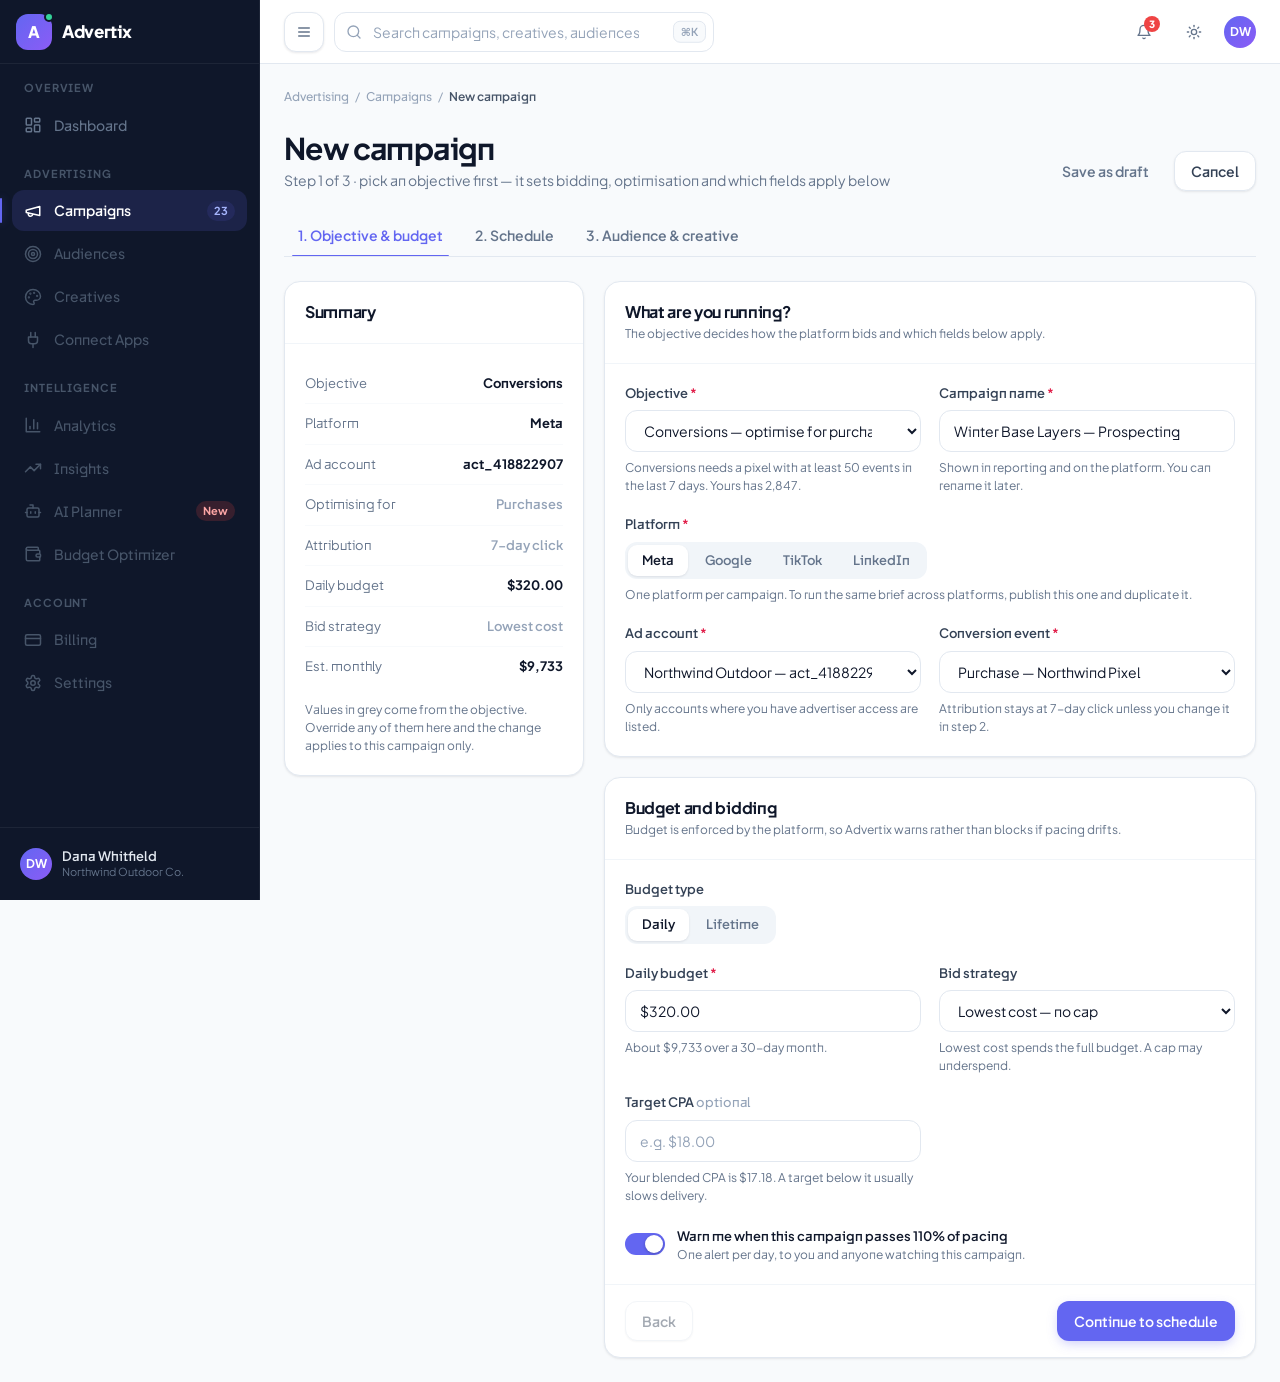
<file: mockups/campaign-new.html>
<!doctype html>
<html lang="en">
<head>
<meta charset="utf-8" />
<meta name="viewport" content="width=device-width, initial-scale=1" />
<title>New campaign &middot; Advertix</title>
<meta name="description" content="Advertix create-campaign mockup." />
<link rel="stylesheet" href="assets/tokens.css" />
<script>
  (function () {
    try {
      var saved = localStorage.getItem("advertix-theme");
      document.documentElement.setAttribute("data-theme",
        saved || (window.matchMedia("(prefers-color-scheme: dark)").matches ? "dark" : "light"));
    } catch (e) { document.documentElement.setAttribute("data-theme", "light"); }
  })();
</script>
</head>
<body>
<a class="skip-link" href="#main">Skip to content</a>
<div class="scrim" id="scrim" hidden></div>

<div class="app">
  <aside class="rail" id="rail" aria-label="Main navigation">
    <div class="rail__brand">
      <span class="rail__mark" aria-hidden="true">A</span>
      <span class="rail__name">Advertix</span>
    </div>
    <div class="rail__scroll">
      <div class="rail__group">
        <p class="eyebrow rail__label" id="nav-overview">Overview</p>
        <nav class="nav" aria-labelledby="nav-overview">
          <a class="nav-item" href="dashboard.html"><svg viewBox="0 0 24 24" fill="none" stroke="currentColor" stroke-width="2" stroke-linecap="round" stroke-linejoin="round" aria-hidden="true"><rect width="7" height="9" x="3" y="3" rx="1"/><rect width="7" height="5" x="14" y="3" rx="1"/><rect width="7" height="9" x="14" y="12" rx="1"/><rect width="7" height="5" x="3" y="16" rx="1"/></svg>Dashboard</a>
        </nav>
      </div>
      <div class="rail__group">
        <p class="eyebrow rail__label" id="nav-advertising">Advertising</p>
        <nav class="nav" aria-labelledby="nav-advertising">
          <a class="nav-item is-active" href="campaigns.html" aria-current="page"><svg viewBox="0 0 24 24" fill="none" stroke="currentColor" stroke-width="2" stroke-linecap="round" stroke-linejoin="round" aria-hidden="true"><path d="m3 11 18-5v12L3 14v-3z"/><path d="M11.6 16.8a3 3 0 1 1-5.8-1.6"/></svg>Campaigns<span class="nav-badge">23</span></a>
          <span class="nav-item nav-item--muted" title="Audiences is not mocked yet"><svg viewBox="0 0 24 24" fill="none" stroke="currentColor" stroke-width="2" stroke-linecap="round" stroke-linejoin="round" aria-hidden="true"><circle cx="12" cy="12" r="10"/><circle cx="12" cy="12" r="6"/><circle cx="12" cy="12" r="2"/></svg>Audiences</span>
          <span class="nav-item nav-item--muted" title="Creatives is not mocked yet"><svg viewBox="0 0 24 24" fill="none" stroke="currentColor" stroke-width="2" stroke-linecap="round" stroke-linejoin="round" aria-hidden="true"><circle cx="13.5" cy="6.5" r=".5" fill="currentColor"/><circle cx="17.5" cy="10.5" r=".5" fill="currentColor"/><circle cx="8.5" cy="7.5" r=".5" fill="currentColor"/><circle cx="6.5" cy="12.5" r=".5" fill="currentColor"/><path d="M12 2C6.5 2 2 6.5 2 12s4.5 10 10 10c.926 0 1.648-.746 1.648-1.688 0-.437-.18-.835-.437-1.125-.29-.289-.438-.652-.438-1.125a1.64 1.64 0 0 1 1.668-1.668h1.996c3.051 0 5.555-2.503 5.555-5.554C21.965 6.012 17.461 2 12 2z"/></svg>Creatives</span>
          <span class="nav-item nav-item--muted" title="Connect Apps is not mocked yet"><svg viewBox="0 0 24 24" fill="none" stroke="currentColor" stroke-width="2" stroke-linecap="round" stroke-linejoin="round" aria-hidden="true"><path d="M12 22v-5"/><path d="M9 8V2"/><path d="M15 8V2"/><path d="M18 8v5a4 4 0 0 1-4 4h-4a4 4 0 0 1-4-4V8Z"/></svg>Connect Apps</span>
        </nav>
      </div>
      <div class="rail__group">
        <p class="eyebrow rail__label" id="nav-intelligence">Intelligence</p>
        <nav class="nav" aria-labelledby="nav-intelligence">
          <span class="nav-item nav-item--muted" title="Analytics is not mocked yet"><svg viewBox="0 0 24 24" fill="none" stroke="currentColor" stroke-width="2" stroke-linecap="round" stroke-linejoin="round" aria-hidden="true"><path d="M3 3v18h18"/><path d="M18 17V9"/><path d="M13 17V5"/><path d="M8 17v-3"/></svg>Analytics</span>
          <span class="nav-item nav-item--muted" title="Insights is not mocked yet"><svg viewBox="0 0 24 24" fill="none" stroke="currentColor" stroke-width="2" stroke-linecap="round" stroke-linejoin="round" aria-hidden="true"><polyline points="22 7 13.5 15.5 8.5 10.5 2 17"/><polyline points="16 7 22 7 22 13"/></svg>Insights</span>
          <span class="nav-item nav-item--muted" title="AI Planner is not mocked yet"><svg viewBox="0 0 24 24" fill="none" stroke="currentColor" stroke-width="2" stroke-linecap="round" stroke-linejoin="round" aria-hidden="true"><path d="M12 8V4H8"/><rect width="16" height="12" x="4" y="8" rx="2"/><path d="M2 14h2"/><path d="M20 14h2"/><path d="M15 13v2"/><path d="M9 13v2"/></svg>AI Planner<span class="nav-badge nav-badge--alert">New</span></span>
          <span class="nav-item nav-item--muted" title="Budget Optimizer is not mocked yet"><svg viewBox="0 0 24 24" fill="none" stroke="currentColor" stroke-width="2" stroke-linecap="round" stroke-linejoin="round" aria-hidden="true"><path d="M19 7V4a1 1 0 0 0-1-1H5a2 2 0 0 0 0 4h15a1 1 0 0 1 1 1v4h-3a2 2 0 0 0 0 4h3a1 1 0 0 0 1-1v-2a1 1 0 0 0-1-1"/><path d="M3 5v14a2 2 0 0 0 2 2h15a1 1 0 0 0 1-1v-4"/></svg>Budget Optimizer</span>
        </nav>
      </div>
      <div class="rail__group">
        <p class="eyebrow rail__label" id="nav-account">Account</p>
        <nav class="nav" aria-labelledby="nav-account">
          <span class="nav-item nav-item--muted" title="Billing is not mocked yet"><svg viewBox="0 0 24 24" fill="none" stroke="currentColor" stroke-width="2" stroke-linecap="round" stroke-linejoin="round" aria-hidden="true"><rect width="20" height="14" x="2" y="5" rx="2"/><line x1="2" x2="22" y1="10" y2="10"/></svg>Billing</span>
          <span class="nav-item nav-item--muted" title="Settings is not mocked yet"><svg viewBox="0 0 24 24" fill="none" stroke="currentColor" stroke-width="2" stroke-linecap="round" stroke-linejoin="round" aria-hidden="true"><path d="M12.22 2h-.44a2 2 0 0 0-2 2v.18a2 2 0 0 1-1 1.73l-.43.25a2 2 0 0 1-2 0l-.15-.08a2 2 0 0 0-2.73.73l-.22.38a2 2 0 0 0 .73 2.73l.15.1a2 2 0 0 1 1 1.72v.51a2 2 0 0 1-1 1.74l-.15.09a2 2 0 0 0-.73 2.73l.22.38a2 2 0 0 0 2.73.73l.15-.08a2 2 0 0 1 2 0l.43.25a2 2 0 0 1 1 1.73V20a2 2 0 0 0 2 2h.44a2 2 0 0 0 2-2v-.18a2 2 0 0 1 1-1.73l.43-.25a2 2 0 0 1 2 0l.15.08a2 2 0 0 0 2.73-.73l.22-.39a2 2 0 0 0-.73-2.73l-.15-.08a2 2 0 0 1-1-1.74v-.5a2 2 0 0 1 1-1.74l.15-.09a2 2 0 0 0 .73-2.73l-.22-.38a2 2 0 0 0-2.73-.73l-.15.08a2 2 0 0 1-2 0l-.43-.25a2 2 0 0 1-1-1.73V4a2 2 0 0 0-2-2z"/><circle cx="12" cy="12" r="3"/></svg>Settings</span>
        </nav>
      </div>
    </div>
    <div class="rail__foot">
      <button class="acct" type="button" title="Account">
        <span class="avatar" aria-hidden="true">DW</span>
        <span style="min-width:0">
          <span class="acct__name">Dana Whitfield</span>
          <span class="acct__meta">Northwind Outdoor Co.</span>
        </span>
      </button>
    </div>
  </aside>
  <div class="main">
  <header class="header">
      <button class="btn btn-icon btn-icon--bordered hamburger" id="navToggle" type="button"
              aria-expanded="false" aria-controls="rail" aria-label="Open navigation"><svg viewBox="0 0 24 24" fill="none" stroke="currentColor" stroke-width="2" stroke-linecap="round" stroke-linejoin="round" aria-hidden="true"><line x1="4" x2="20" y1="12" y2="12"/><line x1="4" x2="20" y1="6" y2="6"/><line x1="4" x2="20" y1="18" y2="18"/></svg></button>

      <div class="omnibox">
        <svg class="omnibox__icon" viewBox="0 0 24 24" fill="none" stroke="currentColor" stroke-width="2" stroke-linecap="round" stroke-linejoin="round" aria-hidden="true"><circle cx="11" cy="11" r="8"/><path d="m21 21-4.3-4.3"/></svg>
        <label class="visually-hidden" for="omni">Search campaigns, creatives and audiences</label>
        <input id="omni" type="search" placeholder="Search campaigns, creatives, audiences" />
        <span class="kbd" aria-hidden="true">&#8984;K</span>
      </div>

      <span class="header__spacer"></span>

      <button class="btn btn-icon bell" type="button" aria-label="Notifications, 3 unread" title="Notifications"><svg viewBox="0 0 24 24" fill="none" stroke="currentColor" stroke-width="2" stroke-linecap="round" stroke-linejoin="round" aria-hidden="true"><path d="M6 8a6 6 0 0 1 12 0c0 7 3 9 3 9H3s3-2 3-9"/><path d="M10.3 21a1.94 1.94 0 0 0 3.4 0"/></svg><span class="bell__dot" aria-hidden="true">3</span></button>
      <button class="btn btn-icon" id="themeToggle" type="button" aria-label="Switch to dark theme" title="Switch theme"><svg class="icon-sun" viewBox="0 0 24 24" fill="none" stroke="currentColor" stroke-width="2" stroke-linecap="round" stroke-linejoin="round" aria-hidden="true"><circle cx="12" cy="12" r="4"/><path d="M12 2v2"/><path d="M12 20v2"/><path d="m4.93 4.93 1.41 1.41"/><path d="m17.66 17.66 1.41 1.41"/><path d="M2 12h2"/><path d="M20 12h2"/><path d="m6.34 17.66-1.41 1.41"/><path d="m19.07 4.93-1.41 1.41"/></svg><svg class="icon-moon hidden" viewBox="0 0 24 24" fill="none" stroke="currentColor" stroke-width="2" stroke-linecap="round" stroke-linejoin="round" aria-hidden="true"><path d="M12 3a6 6 0 0 0 9 9 9 9 0 1 1-9-9Z"/></svg></button>
      <span class="avatar" title="Dana Whitfield" aria-hidden="true">DW</span>
    </header>
    <main class="page" id="main">
      <nav class="crumbs" aria-label="Breadcrumb"><a href="dashboard.html">Advertising</a><span aria-hidden="true">/</span><a href="campaigns.html">Campaigns</a><span aria-hidden="true">/</span><span aria-current="page">New campaign</span></nav>

      <header class="pagehead animate-in stagger-1">
        <div>
          <h1>New campaign</h1>
          <p class="pagehead__meta" id="stepMeta">Step 1 of 3 &middot; pick an objective first &mdash; it sets bidding, optimisation and which fields apply below</p>
        </div>
        <div class="pagehead__actions">
          <button class="btn btn-ghost" type="button" data-say="Draft saved - it will not spend until you publish it">Save as draft</button>
          <a class="btn btn-outline" href="campaigns.html">Cancel</a>
        </div>
      </header>

      <div class="tabs animate-in stagger-2" role="tablist" aria-label="Campaign setup steps">
        <button class="tab" role="tab" aria-selected="true"  aria-controls="s1" id="ts1" type="button">1. Objective &amp; budget</button>
        <button class="tab" role="tab" aria-selected="false" aria-controls="s2" id="ts2" type="button" tabindex="-1">2. Schedule</button>
        <button class="tab" role="tab" aria-selected="false" aria-controls="s3" id="ts3" type="button" tabindex="-1">3. Audience &amp; creative</button>
      </div>

      <div class="split split--left animate-in stagger-3">
        <aside class="card" style="position:sticky;top:80px">
          <div class="card__head"><div><h2 class="card__title">Summary</h2></div></div>
          <div class="card__body">
            <div class="summary__row"><span class="summary__key">Objective</span><span class="summary__val">Conversions</span></div>
            <div class="summary__row"><span class="summary__key">Platform</span><span class="summary__val">Meta</span></div>
            <div class="summary__row"><span class="summary__key">Ad account</span><span class="summary__val">act_418822907</span></div>
            <div class="summary__row"><span class="summary__key">Optimising for</span><span class="summary__val summary__val--inherited">Purchases</span></div>
            <div class="summary__row"><span class="summary__key">Attribution</span><span class="summary__val summary__val--inherited">7-day click</span></div>
            <div class="summary__row"><span class="summary__key">Daily budget</span><span class="summary__val">$320.00</span></div>
            <div class="summary__row"><span class="summary__key">Bid strategy</span><span class="summary__val summary__val--inherited">Lowest cost</span></div>
            <div class="summary__row"><span class="summary__key">Est. monthly</span><span class="summary__val">$9,733</span></div>
            <p class="field__hint" style="margin-top:14px">Values in grey come from the objective. Override any of them here and the change applies to this campaign only.</p>
          </div>
        </aside>
        <div>
          <div id="s1" role="tabpanel" aria-labelledby="ts1" class="stack-5">
          <section class="card">
            <div class="card__head"><div>
              <h2 class="card__title">What are you running?</h2>
              <p class="card__sub">The objective decides how the platform bids and which fields below apply.</p>
            </div></div>
            <div class="card__body stack-5">
              <div class="formgrid">
                <div class="field">
                  <label class="field__label" for="objective">Objective <span class="req" aria-hidden="true">*</span></label>
                  <select class="select" id="objective" required>
                    <option selected>Conversions &mdash; optimise for purchases</option>
                    <option>Sales &mdash; catalogue and shopping</option>
                    <option>Leads &mdash; forms and calls</option>
                    <option>Traffic &mdash; clicks to site</option>
                    <option>Awareness &mdash; reach and video views</option>
                  </select>
                  <p class="field__hint">Conversions needs a pixel with at least 50 events in the last 7 days. Yours has 2,847.</p>
                </div>
                <div class="field">
                  <label class="field__label" for="cname">Campaign name <span class="req" aria-hidden="true">*</span></label>
                  <input class="input" id="cname" type="text" value="Winter Base Layers &mdash; Prospecting" required />
                  <p class="field__hint">Shown in reporting and on the platform. You can rename it later.</p>
                </div>
              </div>

              <div class="field">
                <span class="field__label" id="platform-label">Platform <span class="req" aria-hidden="true">*</span></span>
                <div class="seg" role="group" aria-labelledby="platform-label">
                  <button class="seg__btn" type="button" aria-pressed="true">Meta</button>
                  <button class="seg__btn" type="button" aria-pressed="false" data-say="Google selected - objective list reloads">Google</button>
                  <button class="seg__btn" type="button" aria-pressed="false" data-say="TikTok selected - objective list reloads">TikTok</button>
                  <button class="seg__btn" type="button" aria-pressed="false" data-say="LinkedIn selected - objective list reloads">LinkedIn</button>
                </div>
                <p class="field__hint">One platform per campaign. To run the same brief across platforms, publish this one and duplicate it.</p>
              </div>

              <div class="formgrid">
                <div class="field">
                  <label class="field__label" for="acct">Ad account <span class="req" aria-hidden="true">*</span></label>
                  <select class="select" id="acct" required>
                    <option selected>Northwind Outdoor &mdash; act_418822907</option>
                    <option>Northwind Outdoor EU &mdash; act_771204558</option>
                  </select>
                  <p class="field__hint">Only accounts where you have advertiser access are listed.</p>
                </div>
                <div class="field">
                  <label class="field__label" for="pixel">Conversion event <span class="req" aria-hidden="true">*</span></label>
                  <select class="select" id="pixel" required>
                    <option selected>Purchase &mdash; Northwind Pixel</option>
                    <option>Add to cart &mdash; Northwind Pixel</option>
                    <option>Initiate checkout &mdash; Northwind Pixel</option>
                  </select>
                  <p class="field__hint">Attribution stays at 7-day click unless you change it in step 2.</p>
                </div>
              </div>
            </div>
          </section>

          <section class="card">
            <div class="card__head"><div>
              <h2 class="card__title">Budget and bidding</h2>
              <p class="card__sub">Budget is enforced by the platform, so Advertix warns rather than blocks if pacing drifts.</p>
            </div></div>
            <div class="card__body stack-5">
              <div class="field">
                <span class="field__label" id="btype-label">Budget type</span>
                <div class="seg" role="group" aria-labelledby="btype-label">
                  <button class="seg__btn" type="button" aria-pressed="true">Daily</button>
                  <button class="seg__btn" type="button" aria-pressed="false" data-say="Lifetime budget selected - end date becomes required">Lifetime</button>
                </div>
              </div>
              <div class="formgrid">
                <div class="field">
                  <label class="field__label" for="budget">Daily budget <span class="req" aria-hidden="true">*</span></label>
                  <input class="input" id="budget" type="text" value="$320.00" required />
                  <p class="field__hint">About $9,733 over a 30-day month.</p>
                </div>
                <div class="field">
                  <label class="field__label" for="bid">Bid strategy</label>
                  <select class="select" id="bid">
                    <option selected>Lowest cost &mdash; no cap</option><option>Cost cap</option><option>Bid cap</option><option>Minimum ROAS</option>
                  </select>
                  <p class="field__hint">Lowest cost spends the full budget. A cap may underspend.</p>
                </div>
                <div class="field">
                  <label class="field__label" for="cap">Target CPA <span class="opt">optional</span></label>
                  <input class="input" id="cap" type="text" placeholder="e.g. $18.00" />
                  <p class="field__hint">Your blended CPA is $17.18. A target below it usually slows delivery.</p>
                </div>
              </div>
              <label class="switch">
                <input type="checkbox" checked />
                <span class="switch__track" aria-hidden="true"></span>
                <span>
                  <span class="t-strong" style="font-size:13px">Warn me when this campaign passes 110% of pacing</span>
                  <span class="field__hint" style="display:block">One alert per day, to you and anyone watching this campaign.</span>
                </span>
              </label>
            </div>
            <div class="formfoot">
              <button class="btn btn-outline" type="button" disabled>Back</button>
              <button class="btn btn-brand" type="button" id="toStep2">Continue to schedule</button>
            </div>
          </section>
          </div>
          <div id="s2" role="tabpanel" aria-labelledby="ts2" class="stack-5 hidden">
          <section class="card">
            <div class="card__head"><div>
              <h2 class="card__title">When does it run?</h2>
              <p class="card__sub">All times are in the ad account timezone, America/New_York.</p>
            </div></div>
            <div class="card__body stack-5">
              <div class="formgrid">
                <div class="field">
                  <label class="field__label" for="start">Start <span class="req" aria-hidden="true">*</span></label>
                  <input class="input" id="start" type="date" value="2026-09-22" required />
                  <p class="field__hint">Meta review takes up to 24 hours, so allow a day before launch.</p>
                </div>
                <div class="field">
                  <label class="field__label" for="end">End <span class="opt">optional</span></label>
                  <input class="input" id="end" type="date" />
                  <p class="field__hint">Leave empty to run until you pause it.</p>
                </div>
              </div>
              <div class="field" style="max-width:340px">
                <label class="field__label" for="attr">Attribution window</label>
                <select class="select" id="attr">
                  <option selected>7-day click, 1-day view</option><option>7-day click</option><option>1-day click</option>
                </select>
                <p class="field__hint">Changing this after launch re-bases reporting and makes week-over-week comparisons misleading.</p>
              </div>
              <label class="switch">
                <input type="checkbox" />
                <span class="switch__track" aria-hidden="true"></span>
                <span>
                  <span class="t-strong" style="font-size:13px">Run on a schedule instead of all day</span>
                  <span class="field__hint" style="display:block">Dayparting needs a lifetime budget on Meta.</span>
                </span>
              </label>
            </div>
            <div class="formfoot">
              <button class="btn btn-outline" type="button" id="backTo1">Back</button>
              <button class="btn btn-brand" type="button" id="toStep3">Continue to audience</button>
            </div>
          </section>
          </div>
          <div id="s3" role="tabpanel" aria-labelledby="ts3" class="stack-5 hidden">
          <section class="card">
            <div class="card__head"><div>
              <h2 class="card__title">Who sees it, and what do they see?</h2>
              <p class="card__sub">Advertix checks audience overlap against your other active Meta campaigns before publishing.</p>
            </div></div>
            <div class="card__body stack-5">
              <div class="formgrid">
                <div class="field">
                  <label class="field__label" for="geo">Locations <span class="req" aria-hidden="true">*</span></label>
                  <select class="select" id="geo" required>
                    <option selected>United States &mdash; Northeast</option><option>United States &mdash; all</option><option>United States and Canada</option>
                  </select>
                </div>
                <div class="field">
                  <label class="field__label" for="age">Age range</label>
                  <select class="select" id="age"><option selected>25 to 54</option><option>18 to 65+</option><option>25 to 44</option></select>
                </div>
              </div>
              <div class="field">
                <label class="field__label" for="aud">Saved audience <span class="opt">optional</span></label>
                <select class="select" id="aud">
                  <option selected>Lookalike 1% &mdash; Purchasers 180d</option>
                  <option>Lookalike 3% &mdash; Add to cart 90d</option>
                  <option>Interest &mdash; Hiking &amp; trail running</option>
                  <option>None &mdash; broad targeting</option>
                </select>
                <p class="field__hint">This source overlaps 18% with Fall Trail Collection &mdash; Prospecting. Above 30% the two campaigns start bidding against each other.</p>
              </div>
              <div class="field">
                <span class="field__label">Creative</span>
                <div class="card" style="border-style:dashed;box-shadow:none;background:var(--slate-50)">
                  <div class="empty" style="padding:28px 20px">
                    <span class="empty__icon" aria-hidden="true"><svg viewBox="0 0 24 24" fill="none" stroke="currentColor" stroke-width="2" stroke-linecap="round" stroke-linejoin="round" aria-hidden="true"><rect width="18" height="18" x="3" y="3" rx="2" ry="2"/><circle cx="9" cy="9" r="2"/><path d="m21 15-3.086-3.086a2 2 0 0 0-2.828 0L6 21"/></svg></span>
                    <h3 class="card__title">No creative attached yet</h3>
                    <p>Add at least one image or video, or pick from the 9 approved assets already in this ad account.</p>
                    <div class="empty__actions">
                      <button class="btn btn-outline btn-sm" type="button" data-say="Opening the asset library">Choose from library</button>
                      <button class="btn btn-outline btn-sm" type="button" data-say="Opening the uploader">Upload new</button>
                    </div>
                  </div>
                </div>
                <p class="field__hint">You can publish without creative &mdash; the campaign stays in draft until an ad is attached.</p>
              </div>
            </div>
            <div class="formfoot">
              <button class="btn btn-outline" type="button" id="backTo2">Back</button>
              <button class="btn btn-brand" type="button" id="publish">Publish campaign</button>
            </div>
          </section>
          </div>
        </div>
      </div>
    </main>
  </div>
</div>

<div class="toast" id="toast" role="status" aria-live="polite">
  <span class="toast__dot" aria-hidden="true"></span>
  <span id="toastText">Saved</span>
</div>

<script>
(function () {
  "use strict";

  var root = document.documentElement;
  var $ = function (id) { return document.getElementById(id); };

  var themeBtn = $("themeToggle");
  function paintTheme() {
    var dark = root.getAttribute("data-theme") === "dark";
    themeBtn.querySelector(".icon-sun").classList.toggle("hidden", dark);
    themeBtn.querySelector(".icon-moon").classList.toggle("hidden", !dark);
    themeBtn.setAttribute("aria-label", dark ? "Switch to light theme" : "Switch to dark theme");
  }
  themeBtn.addEventListener("click", function () {
    var next = root.getAttribute("data-theme") === "dark" ? "light" : "dark";
    root.setAttribute("data-theme", next);
    try { localStorage.setItem("advertix-theme", next); } catch (e) {}
    paintTheme();
  });
  paintTheme();

  var navToggle = $("navToggle"), scrim = $("scrim"), rail = $("rail");
  function setNav(open) {
    root.setAttribute("data-nav", open ? "open" : "closed");
    navToggle.setAttribute("aria-expanded", String(open));
    scrim.hidden = !open;
    (open ? rail.querySelector("a, button") : navToggle).focus();
  }
  navToggle.addEventListener("click", function () { setNav(root.getAttribute("data-nav") !== "open"); });
  scrim.addEventListener("click", function () { setNav(false); });

  var toast = $("toast"), toastText = $("toastText"), toastTimer;
  function say(msg) {
    toastText.textContent = msg;
    toast.setAttribute("data-show", "true");
    clearTimeout(toastTimer);
    toastTimer = setTimeout(function () { toast.removeAttribute("data-show"); }, 3000);
  }

  var openMenu = null;
  function closeMenu() { if (openMenu) { openMenu.hidden = true; openMenu.__btn.setAttribute("aria-expanded", "false"); openMenu = null; } }
  Array.prototype.forEach.call(document.querySelectorAll("[data-menu]"), function (btn) {
    var menu = document.getElementById(btn.getAttribute("data-menu"));
    if (!menu) { return; }
    menu.__btn = btn;
    btn.addEventListener("click", function (e) {
      e.stopPropagation();
      var wasOpen = !menu.hidden;
      closeMenu();
      if (!wasOpen) {
        var r = btn.getBoundingClientRect();
        menu.hidden = false;
        menu.style.top = (window.scrollY + r.bottom + 6) + "px";
        menu.style.left = (window.scrollX + r.right - menu.offsetWidth) + "px";
        btn.setAttribute("aria-expanded", "true");
        openMenu = menu;
      }
    });
    Array.prototype.forEach.call(menu.querySelectorAll(".menu__item"), function (item) {
      item.addEventListener("click", function () { closeMenu(); say(item.getAttribute("data-say") || item.textContent.trim()); });
    });
  });
  document.addEventListener("click", closeMenu);
  document.addEventListener("keydown", function (e) {
    if (e.key !== "Escape") { return; }
    if (openMenu) { closeMenu(); }
    else if (root.getAttribute("data-nav") === "open") { setNav(false); }
  });

  Array.prototype.forEach.call(document.querySelectorAll("[role=tablist]"), function (list) {
    var tabs = Array.prototype.slice.call(list.querySelectorAll("[role=tab]"));
    function select(tab) {
      tabs.forEach(function (t) {
        var on = t === tab;
        t.setAttribute("aria-selected", String(on));
        t.tabIndex = on ? 0 : -1;
        var panel = document.getElementById(t.getAttribute("aria-controls"));
        if (panel) { panel.classList.toggle("hidden", !on); }
      });
    }
    tabs.forEach(function (tab, i) {
      tab.addEventListener("click", function () { select(tab); });
      tab.addEventListener("keydown", function (e) {
        var d = e.key === "ArrowRight" ? 1 : e.key === "ArrowLeft" ? -1 : 0;
        if (!d) { return; }
        e.preventDefault();
        var next = tabs[(i + d + tabs.length) % tabs.length];
        next.focus(); select(next);
      });
    });
  });

  Array.prototype.forEach.call(document.querySelectorAll("[data-checkall]"), function (master) {
    var boxes = Array.prototype.slice.call(document.querySelectorAll("." + master.getAttribute("data-checkall")));
    master.addEventListener("change", function () {
      boxes.forEach(function (b) { b.checked = master.checked; });
      master.indeterminate = false;
    });
    boxes.forEach(function (b) {
      b.addEventListener("change", function () {
        var n = boxes.filter(function (x) { return x.checked; }).length;
        master.checked = n === boxes.length;
        master.indeterminate = n > 0 && n < boxes.length;
      });
    });
  });

  Array.prototype.forEach.call(document.querySelectorAll(".seg[role=group]"), function (group) {
    var btns = Array.prototype.slice.call(group.querySelectorAll(".seg__btn"));
    btns.forEach(function (b) {
      b.addEventListener("click", function () {
        btns.forEach(function (x) { x.setAttribute("aria-pressed", String(x === b)); });
      });
    });
  });

  Array.prototype.forEach.call(document.querySelectorAll("[data-say]:not(.menu__item)"), function (el) {
    el.addEventListener("click", function () { say(el.getAttribute("data-say")); });
  });


  var META = {
    ts1: "Step 1 of 3 \u00b7 pick an objective first \u2014 it sets bidding, optimisation and which fields apply below",
    ts2: "Step 2 of 3 \u00b7 dates and attribution \u2014 allow a day for platform review before your start date",
    ts3: "Step 3 of 3 \u00b7 who sees it, and what they see"
  };
  var stepMeta = $("stepMeta");
  function go(id) { $(id).click(); $(id).focus(); stepMeta.textContent = META[id]; }
  ["ts1","ts2","ts3"].forEach(function (id) {
    $(id).addEventListener("click", function () { stepMeta.textContent = META[id]; });
  });
  $("toStep2").addEventListener("click", function () { go("ts2"); });
  $("toStep3").addEventListener("click", function () { go("ts3"); });
  $("backTo1").addEventListener("click", function () { go("ts1"); });
  $("backTo2").addEventListener("click", function () { go("ts2"); });
  $("publish").addEventListener("click", function () { say("Campaign published \u2014 Meta review usually takes under 24 hours"); });
})();
</script>
</body>
</html>
</file>
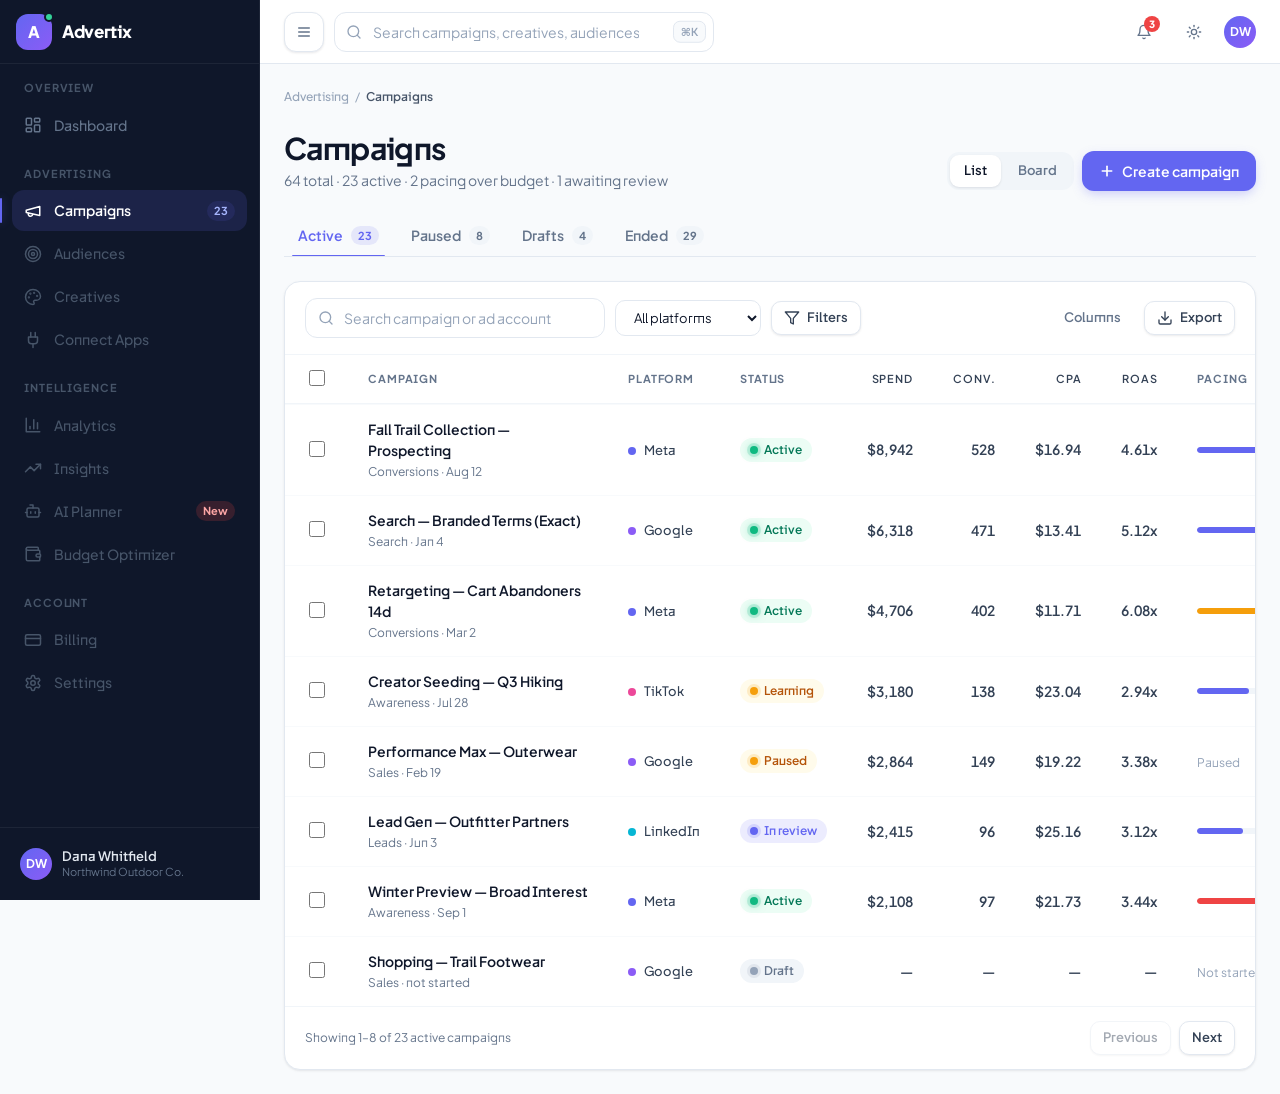
<file: mockups/campaigns.html>
<!doctype html>
<html lang="en">
<head>
<meta charset="utf-8" />
<meta name="viewport" content="width=device-width, initial-scale=1" />
<title>Campaigns &middot; Advertix</title>
<meta name="description" content="Advertix campaigns list mockup." />
<link rel="stylesheet" href="assets/tokens.css" />
<script>
  (function () {
    try {
      var saved = localStorage.getItem("advertix-theme");
      document.documentElement.setAttribute("data-theme",
        saved || (window.matchMedia("(prefers-color-scheme: dark)").matches ? "dark" : "light"));
    } catch (e) { document.documentElement.setAttribute("data-theme", "light"); }
  })();
</script>
</head>
<body>
<a class="skip-link" href="#main">Skip to content</a>
<div class="scrim" id="scrim" hidden></div>

<div class="app">
  <aside class="rail" id="rail" aria-label="Main navigation">
    <div class="rail__brand">
      <span class="rail__mark" aria-hidden="true">A</span>
      <span class="rail__name">Advertix</span>
    </div>
    <div class="rail__scroll">
      <div class="rail__group">
        <p class="eyebrow rail__label" id="nav-overview">Overview</p>
        <nav class="nav" aria-labelledby="nav-overview">
          <a class="nav-item" href="dashboard.html"><svg viewBox="0 0 24 24" fill="none" stroke="currentColor" stroke-width="2" stroke-linecap="round" stroke-linejoin="round" aria-hidden="true"><rect width="7" height="9" x="3" y="3" rx="1"/><rect width="7" height="5" x="14" y="3" rx="1"/><rect width="7" height="9" x="14" y="12" rx="1"/><rect width="7" height="5" x="3" y="16" rx="1"/></svg>Dashboard</a>
        </nav>
      </div>
      <div class="rail__group">
        <p class="eyebrow rail__label" id="nav-advertising">Advertising</p>
        <nav class="nav" aria-labelledby="nav-advertising">
          <a class="nav-item is-active" href="campaigns.html" aria-current="page"><svg viewBox="0 0 24 24" fill="none" stroke="currentColor" stroke-width="2" stroke-linecap="round" stroke-linejoin="round" aria-hidden="true"><path d="m3 11 18-5v12L3 14v-3z"/><path d="M11.6 16.8a3 3 0 1 1-5.8-1.6"/></svg>Campaigns<span class="nav-badge">23</span></a>
          <span class="nav-item nav-item--muted" title="Audiences is not mocked yet"><svg viewBox="0 0 24 24" fill="none" stroke="currentColor" stroke-width="2" stroke-linecap="round" stroke-linejoin="round" aria-hidden="true"><circle cx="12" cy="12" r="10"/><circle cx="12" cy="12" r="6"/><circle cx="12" cy="12" r="2"/></svg>Audiences</span>
          <span class="nav-item nav-item--muted" title="Creatives is not mocked yet"><svg viewBox="0 0 24 24" fill="none" stroke="currentColor" stroke-width="2" stroke-linecap="round" stroke-linejoin="round" aria-hidden="true"><circle cx="13.5" cy="6.5" r=".5" fill="currentColor"/><circle cx="17.5" cy="10.5" r=".5" fill="currentColor"/><circle cx="8.5" cy="7.5" r=".5" fill="currentColor"/><circle cx="6.5" cy="12.5" r=".5" fill="currentColor"/><path d="M12 2C6.5 2 2 6.5 2 12s4.5 10 10 10c.926 0 1.648-.746 1.648-1.688 0-.437-.18-.835-.437-1.125-.29-.289-.438-.652-.438-1.125a1.64 1.64 0 0 1 1.668-1.668h1.996c3.051 0 5.555-2.503 5.555-5.554C21.965 6.012 17.461 2 12 2z"/></svg>Creatives</span>
          <span class="nav-item nav-item--muted" title="Connect Apps is not mocked yet"><svg viewBox="0 0 24 24" fill="none" stroke="currentColor" stroke-width="2" stroke-linecap="round" stroke-linejoin="round" aria-hidden="true"><path d="M12 22v-5"/><path d="M9 8V2"/><path d="M15 8V2"/><path d="M18 8v5a4 4 0 0 1-4 4h-4a4 4 0 0 1-4-4V8Z"/></svg>Connect Apps</span>
        </nav>
      </div>
      <div class="rail__group">
        <p class="eyebrow rail__label" id="nav-intelligence">Intelligence</p>
        <nav class="nav" aria-labelledby="nav-intelligence">
          <span class="nav-item nav-item--muted" title="Analytics is not mocked yet"><svg viewBox="0 0 24 24" fill="none" stroke="currentColor" stroke-width="2" stroke-linecap="round" stroke-linejoin="round" aria-hidden="true"><path d="M3 3v18h18"/><path d="M18 17V9"/><path d="M13 17V5"/><path d="M8 17v-3"/></svg>Analytics</span>
          <span class="nav-item nav-item--muted" title="Insights is not mocked yet"><svg viewBox="0 0 24 24" fill="none" stroke="currentColor" stroke-width="2" stroke-linecap="round" stroke-linejoin="round" aria-hidden="true"><polyline points="22 7 13.5 15.5 8.5 10.5 2 17"/><polyline points="16 7 22 7 22 13"/></svg>Insights</span>
          <span class="nav-item nav-item--muted" title="AI Planner is not mocked yet"><svg viewBox="0 0 24 24" fill="none" stroke="currentColor" stroke-width="2" stroke-linecap="round" stroke-linejoin="round" aria-hidden="true"><path d="M12 8V4H8"/><rect width="16" height="12" x="4" y="8" rx="2"/><path d="M2 14h2"/><path d="M20 14h2"/><path d="M15 13v2"/><path d="M9 13v2"/></svg>AI Planner<span class="nav-badge nav-badge--alert">New</span></span>
          <span class="nav-item nav-item--muted" title="Budget Optimizer is not mocked yet"><svg viewBox="0 0 24 24" fill="none" stroke="currentColor" stroke-width="2" stroke-linecap="round" stroke-linejoin="round" aria-hidden="true"><path d="M19 7V4a1 1 0 0 0-1-1H5a2 2 0 0 0 0 4h15a1 1 0 0 1 1 1v4h-3a2 2 0 0 0 0 4h3a1 1 0 0 0 1-1v-2a1 1 0 0 0-1-1"/><path d="M3 5v14a2 2 0 0 0 2 2h15a1 1 0 0 0 1-1v-4"/></svg>Budget Optimizer</span>
        </nav>
      </div>
      <div class="rail__group">
        <p class="eyebrow rail__label" id="nav-account">Account</p>
        <nav class="nav" aria-labelledby="nav-account">
          <span class="nav-item nav-item--muted" title="Billing is not mocked yet"><svg viewBox="0 0 24 24" fill="none" stroke="currentColor" stroke-width="2" stroke-linecap="round" stroke-linejoin="round" aria-hidden="true"><rect width="20" height="14" x="2" y="5" rx="2"/><line x1="2" x2="22" y1="10" y2="10"/></svg>Billing</span>
          <span class="nav-item nav-item--muted" title="Settings is not mocked yet"><svg viewBox="0 0 24 24" fill="none" stroke="currentColor" stroke-width="2" stroke-linecap="round" stroke-linejoin="round" aria-hidden="true"><path d="M12.22 2h-.44a2 2 0 0 0-2 2v.18a2 2 0 0 1-1 1.73l-.43.25a2 2 0 0 1-2 0l-.15-.08a2 2 0 0 0-2.73.73l-.22.38a2 2 0 0 0 .73 2.73l.15.1a2 2 0 0 1 1 1.72v.51a2 2 0 0 1-1 1.74l-.15.09a2 2 0 0 0-.73 2.73l.22.38a2 2 0 0 0 2.73.73l.15-.08a2 2 0 0 1 2 0l.43.25a2 2 0 0 1 1 1.73V20a2 2 0 0 0 2 2h.44a2 2 0 0 0 2-2v-.18a2 2 0 0 1 1-1.73l.43-.25a2 2 0 0 1 2 0l.15.08a2 2 0 0 0 2.73-.73l.22-.39a2 2 0 0 0-.73-2.73l-.15-.08a2 2 0 0 1-1-1.74v-.5a2 2 0 0 1 1-1.74l.15-.09a2 2 0 0 0 .73-2.73l-.22-.38a2 2 0 0 0-2.73-.73l-.15.08a2 2 0 0 1-2 0l-.43-.25a2 2 0 0 1-1-1.73V4a2 2 0 0 0-2-2z"/><circle cx="12" cy="12" r="3"/></svg>Settings</span>
        </nav>
      </div>
    </div>
    <div class="rail__foot">
      <button class="acct" type="button" title="Account">
        <span class="avatar" aria-hidden="true">DW</span>
        <span style="min-width:0">
          <span class="acct__name">Dana Whitfield</span>
          <span class="acct__meta">Northwind Outdoor Co.</span>
        </span>
      </button>
    </div>
  </aside>
  <div class="main">
  <header class="header">
      <button class="btn btn-icon btn-icon--bordered hamburger" id="navToggle" type="button"
              aria-expanded="false" aria-controls="rail" aria-label="Open navigation"><svg viewBox="0 0 24 24" fill="none" stroke="currentColor" stroke-width="2" stroke-linecap="round" stroke-linejoin="round" aria-hidden="true"><line x1="4" x2="20" y1="12" y2="12"/><line x1="4" x2="20" y1="6" y2="6"/><line x1="4" x2="20" y1="18" y2="18"/></svg></button>

      <div class="omnibox">
        <svg class="omnibox__icon" viewBox="0 0 24 24" fill="none" stroke="currentColor" stroke-width="2" stroke-linecap="round" stroke-linejoin="round" aria-hidden="true"><circle cx="11" cy="11" r="8"/><path d="m21 21-4.3-4.3"/></svg>
        <label class="visually-hidden" for="omni">Search campaigns, creatives and audiences</label>
        <input id="omni" type="search" placeholder="Search campaigns, creatives, audiences" />
        <span class="kbd" aria-hidden="true">&#8984;K</span>
      </div>

      <span class="header__spacer"></span>

      <button class="btn btn-icon bell" type="button" aria-label="Notifications, 3 unread" title="Notifications"><svg viewBox="0 0 24 24" fill="none" stroke="currentColor" stroke-width="2" stroke-linecap="round" stroke-linejoin="round" aria-hidden="true"><path d="M6 8a6 6 0 0 1 12 0c0 7 3 9 3 9H3s3-2 3-9"/><path d="M10.3 21a1.94 1.94 0 0 0 3.4 0"/></svg><span class="bell__dot" aria-hidden="true">3</span></button>
      <button class="btn btn-icon" id="themeToggle" type="button" aria-label="Switch to dark theme" title="Switch theme"><svg class="icon-sun" viewBox="0 0 24 24" fill="none" stroke="currentColor" stroke-width="2" stroke-linecap="round" stroke-linejoin="round" aria-hidden="true"><circle cx="12" cy="12" r="4"/><path d="M12 2v2"/><path d="M12 20v2"/><path d="m4.93 4.93 1.41 1.41"/><path d="m17.66 17.66 1.41 1.41"/><path d="M2 12h2"/><path d="M20 12h2"/><path d="m6.34 17.66-1.41 1.41"/><path d="m19.07 4.93-1.41 1.41"/></svg><svg class="icon-moon hidden" viewBox="0 0 24 24" fill="none" stroke="currentColor" stroke-width="2" stroke-linecap="round" stroke-linejoin="round" aria-hidden="true"><path d="M12 3a6 6 0 0 0 9 9 9 9 0 1 1-9-9Z"/></svg></button>
      <span class="avatar" title="Dana Whitfield" aria-hidden="true">DW</span>
    </header>
    <main class="page" id="main">
      <nav class="crumbs" aria-label="Breadcrumb"><a href="dashboard.html">Advertising</a><span aria-hidden="true">/</span><span aria-current="page">Campaigns</span></nav>

      <header class="pagehead animate-in stagger-1">
        <div>
          <h1>Campaigns</h1>
          <p class="pagehead__meta">64 total &middot; 23 active &middot; 2 pacing over budget &middot; 1 awaiting review</p>
        </div>
        <div class="pagehead__actions">
          <div class="seg" role="group" aria-label="View">
            <button class="seg__btn" type="button" aria-pressed="true">List</button>
            <button class="seg__btn" type="button" aria-pressed="false" data-say="Board view is not mocked yet">Board</button>
          </div>
          <a class="btn btn-brand" href="campaign-new.html"><svg viewBox="0 0 24 24" fill="none" stroke="currentColor" stroke-width="2.5" stroke-linecap="round" stroke-linejoin="round" aria-hidden="true"><path d="M5 12h14"/><path d="M12 5v14"/></svg> Create campaign</a>
        </div>
      </header>

      <div class="tabs animate-in stagger-2" role="tablist" aria-label="Campaign status">
        <button class="tab" role="tab" aria-selected="true"  aria-controls="p-live"   id="t-live"   type="button">Active <span class="tab__count">23</span></button>
        <button class="tab" role="tab" aria-selected="false" aria-controls="p-paused" id="t-paused" type="button" tabindex="-1">Paused <span class="tab__count">8</span></button>
        <button class="tab" role="tab" aria-selected="false" aria-controls="p-draft"  id="t-draft"  type="button" tabindex="-1">Drafts <span class="tab__count">4</span></button>
        <button class="tab" role="tab" aria-selected="false" aria-controls="p-ended"  id="t-ended"  type="button" tabindex="-1">Ended <span class="tab__count">29</span></button>
      </div>

      <div id="p-live" role="tabpanel" aria-labelledby="t-live" class="animate-in stagger-3">
        <section class="card">
          <div class="toolbar">
            <div class="search">
              <svg class="search__icon" viewBox="0 0 24 24" fill="none" stroke="currentColor" stroke-width="2" stroke-linecap="round" stroke-linejoin="round" aria-hidden="true"><circle cx="11" cy="11" r="8"/><path d="m21 21-4.3-4.3"/></svg>
              <label class="visually-hidden" for="q">Search campaigns</label>
              <input id="q" type="search" placeholder="Search campaign or ad account" />
            </div>
            <label class="visually-hidden" for="fPlatform">Platform</label>
            <select class="select select-sm" id="fPlatform" style="width:auto">
              <option>All platforms</option><option>Meta</option><option>Google</option><option>TikTok</option><option>LinkedIn</option>
            </select>
            <button class="btn btn-outline btn-sm" type="button" data-say="Objective, budget and date filters open here"><svg viewBox="0 0 24 24" fill="none" stroke="currentColor" stroke-width="2" stroke-linecap="round" stroke-linejoin="round" aria-hidden="true"><polygon points="22 3 2 3 10 12.46 10 19 14 21 14 12.46 22 3"/></svg> Filters</button>
            <span class="toolbar__spacer"></span>
            <button class="btn btn-ghost btn-sm" type="button" data-say="Column picker opens here">Columns</button>
            <button class="btn btn-outline btn-sm" type="button" data-say="Exporting 23 campaigns to CSV"><svg viewBox="0 0 24 24" fill="none" stroke="currentColor" stroke-width="2" stroke-linecap="round" stroke-linejoin="round" aria-hidden="true"><path d="M21 15v4a2 2 0 0 1-2 2H5a2 2 0 0 1-2-2v-4"/><polyline points="7 10 12 15 17 10"/><line x1="12" x2="12" y1="15" y2="3"/></svg> Export</button>
          </div>
          <div class="tablewrap">
            <table class="table" style="min-width:1080px">
              <caption class="visually-hidden">Active campaigns, month to date</caption>
              <thead><tr>
                <th class="col-check" scope="col"><input class="check" type="checkbox" data-checkall="rowcheck" aria-label="Select all campaigns" /></th>
                <th scope="col" class="col-name">Campaign</th><th scope="col">Platform</th><th scope="col">Status</th>
                <th scope="col" class="num">Spend</th><th scope="col" class="num">Conv.</th>
                <th scope="col" class="num">CPA</th><th scope="col" class="num">ROAS</th>
                <th scope="col">Pacing</th><th scope="col" class="num">vs prev.</th>
                <th class="col-actions" scope="col"><span class="visually-hidden">Actions</span></th>
              </tr></thead>
              <tbody>
            <tr>
              <td class="col-check"><input class="check rowcheck" type="checkbox" aria-label="Select campaign" /></td>
              <td><a class="cell__main" href="campaign-detail.html">Fall Trail Collection &mdash; Prospecting</a><span class="cell__sub">Conversions &middot; Aug 12</span></td>
              <td><span class="plat"><span class="plat__dot plat__dot--meta" aria-hidden="true"></span>Meta</span></td>
              <td><span class="pill pill--active"><span class="status-dot active" aria-hidden="true"></span>Active</span></td>
              <td class="num">$8,942</td><td class="num">528</td><td class="num">$16.94</td><td class="num">4.61x</td>
              <td><span class="meter"><span class="bar"><span class="bar__fill" style="width:94%"></span></span><span class="meter__val">94%</span></span></td>
              <td class="num"><span class="trend trend--up"><svg viewBox="0 0 24 24" fill="none" stroke="currentColor" stroke-width="2.5" stroke-linecap="round" stroke-linejoin="round" aria-hidden="true"><path d="M7 7h10v10"/><path d="M7 17 17 7"/></svg>+0.41x</span></td>
              <td class="col-actions"><button class="btn btn-icon btn-sm" type="button" data-menu="m0" aria-haspopup="true" aria-expanded="false" aria-label="Campaign actions" style="width:34px"><svg viewBox="0 0 24 24" fill="none" stroke="currentColor" stroke-width="2" stroke-linecap="round" stroke-linejoin="round" aria-hidden="true"><circle cx="12" cy="12" r="1"/><circle cx="12" cy="5" r="1"/><circle cx="12" cy="19" r="1"/></svg></button></td>
            </tr>
            <tr>
              <td class="col-check"><input class="check rowcheck" type="checkbox" aria-label="Select campaign" /></td>
              <td><a class="cell__main" href="campaign-detail.html">Search &mdash; Branded Terms (Exact)</a><span class="cell__sub">Search &middot; Jan 4</span></td>
              <td><span class="plat"><span class="plat__dot plat__dot--google" aria-hidden="true"></span>Google</span></td>
              <td><span class="pill pill--active"><span class="status-dot active" aria-hidden="true"></span>Active</span></td>
              <td class="num">$6,318</td><td class="num">471</td><td class="num">$13.41</td><td class="num">5.12x</td>
              <td><span class="meter"><span class="bar"><span class="bar__fill" style="width:88%"></span></span><span class="meter__val">88%</span></span></td>
              <td class="num"><span class="trend trend--up"><svg viewBox="0 0 24 24" fill="none" stroke="currentColor" stroke-width="2.5" stroke-linecap="round" stroke-linejoin="round" aria-hidden="true"><path d="M7 7h10v10"/><path d="M7 17 17 7"/></svg>+0.18x</span></td>
              <td class="col-actions"><button class="btn btn-icon btn-sm" type="button" data-menu="m1" aria-haspopup="true" aria-expanded="false" aria-label="Campaign actions" style="width:34px"><svg viewBox="0 0 24 24" fill="none" stroke="currentColor" stroke-width="2" stroke-linecap="round" stroke-linejoin="round" aria-hidden="true"><circle cx="12" cy="12" r="1"/><circle cx="12" cy="5" r="1"/><circle cx="12" cy="19" r="1"/></svg></button></td>
            </tr>
            <tr>
              <td class="col-check"><input class="check rowcheck" type="checkbox" aria-label="Select campaign" /></td>
              <td><a class="cell__main" href="campaign-detail.html">Retargeting &mdash; Cart Abandoners 14d</a><span class="cell__sub">Conversions &middot; Mar 2</span></td>
              <td><span class="plat"><span class="plat__dot plat__dot--meta" aria-hidden="true"></span>Meta</span></td>
              <td><span class="pill pill--active"><span class="status-dot active" aria-hidden="true"></span>Active</span></td>
              <td class="num">$4,706</td><td class="num">402</td><td class="num">$11.71</td><td class="num">6.08x</td>
              <td><span class="meter"><span class="bar"><span class="bar__fill bar__fill--warn" style="width:100%"></span></span><span class="meter__val">112%</span></span></td>
              <td class="num"><span class="trend trend--up"><svg viewBox="0 0 24 24" fill="none" stroke="currentColor" stroke-width="2.5" stroke-linecap="round" stroke-linejoin="round" aria-hidden="true"><path d="M7 7h10v10"/><path d="M7 17 17 7"/></svg>+0.94x</span></td>
              <td class="col-actions"><button class="btn btn-icon btn-sm" type="button" data-menu="m2" aria-haspopup="true" aria-expanded="false" aria-label="Campaign actions" style="width:34px"><svg viewBox="0 0 24 24" fill="none" stroke="currentColor" stroke-width="2" stroke-linecap="round" stroke-linejoin="round" aria-hidden="true"><circle cx="12" cy="12" r="1"/><circle cx="12" cy="5" r="1"/><circle cx="12" cy="19" r="1"/></svg></button></td>
            </tr>
            <tr>
              <td class="col-check"><input class="check rowcheck" type="checkbox" aria-label="Select campaign" /></td>
              <td><a class="cell__main" href="campaign-detail.html">Creator Seeding &mdash; Q3 Hiking</a><span class="cell__sub">Awareness &middot; Jul 28</span></td>
              <td><span class="plat"><span class="plat__dot plat__dot--tiktok" aria-hidden="true"></span>TikTok</span></td>
              <td><span class="pill pill--learning"><span class="status-dot paused" aria-hidden="true"></span>Learning</span></td>
              <td class="num">$3,180</td><td class="num">138</td><td class="num">$23.04</td><td class="num">2.94x</td>
              <td><span class="meter"><span class="bar"><span class="bar__fill" style="width:71%"></span></span><span class="meter__val">71%</span></span></td>
              <td class="num"><span class="trend trend--down"><svg viewBox="0 0 24 24" fill="none" stroke="currentColor" stroke-width="2.5" stroke-linecap="round" stroke-linejoin="round" aria-hidden="true"><path d="m7 7 10 10"/><path d="M17 7v10H7"/></svg>−0.22x</span></td>
              <td class="col-actions"><button class="btn btn-icon btn-sm" type="button" data-menu="m3" aria-haspopup="true" aria-expanded="false" aria-label="Campaign actions" style="width:34px"><svg viewBox="0 0 24 24" fill="none" stroke="currentColor" stroke-width="2" stroke-linecap="round" stroke-linejoin="round" aria-hidden="true"><circle cx="12" cy="12" r="1"/><circle cx="12" cy="5" r="1"/><circle cx="12" cy="19" r="1"/></svg></button></td>
            </tr>
            <tr>
              <td class="col-check"><input class="check rowcheck" type="checkbox" aria-label="Select campaign" /></td>
              <td><a class="cell__main" href="campaign-detail.html">Performance Max &mdash; Outerwear</a><span class="cell__sub">Sales &middot; Feb 19</span></td>
              <td><span class="plat"><span class="plat__dot plat__dot--google" aria-hidden="true"></span>Google</span></td>
              <td><span class="pill pill--paused"><span class="status-dot paused" aria-hidden="true"></span>Paused</span></td>
              <td class="num">$2,864</td><td class="num">149</td><td class="num">$19.22</td><td class="num">3.38x</td>
              <td><span class="t-faint t-xs">Paused</span></td>
              <td class="num"><span class="trend trend--down"><svg viewBox="0 0 24 24" fill="none" stroke="currentColor" stroke-width="2.5" stroke-linecap="round" stroke-linejoin="round" aria-hidden="true"><path d="m7 7 10 10"/><path d="M17 7v10H7"/></svg>−0.57x</span></td>
              <td class="col-actions"><button class="btn btn-icon btn-sm" type="button" data-menu="m4" aria-haspopup="true" aria-expanded="false" aria-label="Campaign actions" style="width:34px"><svg viewBox="0 0 24 24" fill="none" stroke="currentColor" stroke-width="2" stroke-linecap="round" stroke-linejoin="round" aria-hidden="true"><circle cx="12" cy="12" r="1"/><circle cx="12" cy="5" r="1"/><circle cx="12" cy="19" r="1"/></svg></button></td>
            </tr>
            <tr>
              <td class="col-check"><input class="check rowcheck" type="checkbox" aria-label="Select campaign" /></td>
              <td><a class="cell__main" href="campaign-detail.html">Lead Gen &mdash; Outfitter Partners</a><span class="cell__sub">Leads &middot; Jun 3</span></td>
              <td><span class="plat"><span class="plat__dot plat__dot--linkedin" aria-hidden="true"></span>LinkedIn</span></td>
              <td><span class="pill pill--review"><span class="status-dot review" aria-hidden="true"></span>In review</span></td>
              <td class="num">$2,415</td><td class="num">96</td><td class="num">$25.16</td><td class="num">3.12x</td>
              <td><span class="meter"><span class="bar"><span class="bar__fill" style="width:63%"></span></span><span class="meter__val">63%</span></span></td>
              <td class="num"><span class="trend trend--up"><svg viewBox="0 0 24 24" fill="none" stroke="currentColor" stroke-width="2.5" stroke-linecap="round" stroke-linejoin="round" aria-hidden="true"><path d="M7 7h10v10"/><path d="M7 17 17 7"/></svg>+0.09x</span></td>
              <td class="col-actions"><button class="btn btn-icon btn-sm" type="button" data-menu="m5" aria-haspopup="true" aria-expanded="false" aria-label="Campaign actions" style="width:34px"><svg viewBox="0 0 24 24" fill="none" stroke="currentColor" stroke-width="2" stroke-linecap="round" stroke-linejoin="round" aria-hidden="true"><circle cx="12" cy="12" r="1"/><circle cx="12" cy="5" r="1"/><circle cx="12" cy="19" r="1"/></svg></button></td>
            </tr>
            <tr>
              <td class="col-check"><input class="check rowcheck" type="checkbox" aria-label="Select campaign" /></td>
              <td><a class="cell__main" href="campaign-detail.html">Winter Preview &mdash; Broad Interest</a><span class="cell__sub">Awareness &middot; Sep 1</span></td>
              <td><span class="plat"><span class="plat__dot plat__dot--meta" aria-hidden="true"></span>Meta</span></td>
              <td><span class="pill pill--active"><span class="status-dot active" aria-hidden="true"></span>Active</span></td>
              <td class="num">$2,108</td><td class="num">97</td><td class="num">$21.73</td><td class="num">3.44x</td>
              <td><span class="meter"><span class="bar"><span class="bar__fill bar__fill--risk" style="width:100%"></span></span><span class="meter__val">129%</span></span></td>
              <td class="num"><span class="trend trend--down"><svg viewBox="0 0 24 24" fill="none" stroke="currentColor" stroke-width="2.5" stroke-linecap="round" stroke-linejoin="round" aria-hidden="true"><path d="m7 7 10 10"/><path d="M17 7v10H7"/></svg>−0.31x</span></td>
              <td class="col-actions"><button class="btn btn-icon btn-sm" type="button" data-menu="m6" aria-haspopup="true" aria-expanded="false" aria-label="Campaign actions" style="width:34px"><svg viewBox="0 0 24 24" fill="none" stroke="currentColor" stroke-width="2" stroke-linecap="round" stroke-linejoin="round" aria-hidden="true"><circle cx="12" cy="12" r="1"/><circle cx="12" cy="5" r="1"/><circle cx="12" cy="19" r="1"/></svg></button></td>
            </tr>
            <tr>
              <td class="col-check"><input class="check rowcheck" type="checkbox" aria-label="Select campaign" /></td>
              <td><a class="cell__main" href="campaign-detail.html">Shopping &mdash; Trail Footwear</a><span class="cell__sub">Sales &middot; not started</span></td>
              <td><span class="plat"><span class="plat__dot plat__dot--google" aria-hidden="true"></span>Google</span></td>
              <td><span class="pill pill--draft"><span class="status-dot draft" aria-hidden="true"></span>Draft</span></td>
              <td class="num">&mdash;</td><td class="num">&mdash;</td><td class="num">&mdash;</td><td class="num">&mdash;</td>
              <td><span class="t-faint t-xs">Not started</span></td>
              <td class="num"><span class="t-faint">&mdash;</span></td>
              <td class="col-actions"><button class="btn btn-icon btn-sm" type="button" data-menu="m7" aria-haspopup="true" aria-expanded="false" aria-label="Campaign actions" style="width:34px"><svg viewBox="0 0 24 24" fill="none" stroke="currentColor" stroke-width="2" stroke-linecap="round" stroke-linejoin="round" aria-hidden="true"><circle cx="12" cy="12" r="1"/><circle cx="12" cy="5" r="1"/><circle cx="12" cy="19" r="1"/></svg></button></td>
            </tr>
              </tbody>
            </table>
          </div>
          <div class="card__foot">
            <span>Showing 1&ndash;8 of 23 active campaigns</span>
            <span class="row-2">
              <button class="btn btn-outline btn-sm" type="button" disabled>Previous</button>
              <button class="btn btn-outline btn-sm" type="button" data-say="Showing 9-16 of 23">Next</button>
            </span>
          </div>
        </section>
      </div>

      <div id="p-paused" role="tabpanel" aria-labelledby="t-paused" class="hidden">
        <section class="card"><div class="card__body"><div class="empty">
          <span class="empty__icon" aria-hidden="true"><svg viewBox="0 0 24 24" fill="none" stroke="currentColor" stroke-width="2" stroke-linecap="round" stroke-linejoin="round" aria-hidden="true"><rect x="14" y="4" width="4" height="16" rx="1"/><rect x="6" y="4" width="4" height="16" rx="1"/></svg></span>
          <h2 class="card__title" style="font-size:20px">8 paused campaigns</h2>
          <p>They keep their budgets, audiences and creative. Resuming one puts it back into delivery at the next hourly sync.</p>
          <div class="empty__actions"><button class="btn btn-outline" type="button" data-say="Showing the 8 paused campaigns">Review paused campaigns</button></div>
        </div></div></section>
      </div>
      <div id="p-draft" role="tabpanel" aria-labelledby="t-draft" class="hidden">
        <section class="card"><div class="card__body"><div class="empty">
          <span class="empty__icon" aria-hidden="true"><svg viewBox="0 0 24 24" fill="none" stroke="currentColor" stroke-width="2" stroke-linecap="round" stroke-linejoin="round" aria-hidden="true"><path d="M15 2H6a2 2 0 0 0-2 2v16a2 2 0 0 0 2 2h12a2 2 0 0 0 2-2V7Z"/><path d="M14 2v4a2 2 0 0 0 2 2h4"/><path d="M16 13H8"/><path d="M16 17H8"/><path d="M10 9H8"/></svg></span>
          <h2 class="card__title" style="font-size:20px">4 drafts waiting on you</h2>
          <p>The oldest has been open 11 days. Drafts never spend and never enter review until you publish them.</p>
          <div class="empty__actions"><a class="btn btn-brand" href="campaign-new.html">Finish a draft</a></div>
        </div></div></section>
      </div>
      <div id="p-ended" role="tabpanel" aria-labelledby="t-ended" class="hidden">
        <section class="card"><div class="card__body"><div class="empty">
          <span class="empty__icon" aria-hidden="true"><svg viewBox="0 0 24 24" fill="none" stroke="currentColor" stroke-width="2" stroke-linecap="round" stroke-linejoin="round" aria-hidden="true"><path d="M3 12a9 9 0 0 1 9-9 9.75 9.75 0 0 1 6.74 2.74L21 8"/><path d="M21 3v5h-5"/><path d="M21 12a9 9 0 0 1-9 9 9.75 9.75 0 0 1-6.74-2.74L3 16"/><path d="M8 16H3v5"/></svg></span>
          <h2 class="card__title" style="font-size:20px">29 ended campaigns</h2>
          <p>Reporting stays available for 25 months. Ended campaigns still count toward blended ROAS for any date range they ran in.</p>
          <div class="empty__actions"><button class="btn btn-outline" type="button" data-say="Showing 29 ended campaigns">View ended campaigns</button></div>
        </div></div></section>
      </div>
    </main>
  </div>
</div>

<div class="menu" id="m0" hidden role="menu">
  <button class="menu__item" type="button" role="menuitem" data-say="Opening the campaign editor">Edit campaign</button>
  <button class="menu__item" type="button" role="menuitem" data-say="Campaign paused">Pause campaign</button>
  <button class="menu__item" type="button" role="menuitem" data-say="Duplicated as a draft">Duplicate</button>
  <div class="menu__sep"></div>
  <button class="menu__item menu__item--danger" type="button" role="menuitem" data-say="Campaign archived">Archive</button>
</div>
<div class="menu" id="m1" hidden role="menu">
  <button class="menu__item" type="button" role="menuitem" data-say="Opening the campaign editor">Edit campaign</button>
  <button class="menu__item" type="button" role="menuitem" data-say="Campaign paused">Pause campaign</button>
  <button class="menu__item" type="button" role="menuitem" data-say="Duplicated as a draft">Duplicate</button>
  <div class="menu__sep"></div>
  <button class="menu__item menu__item--danger" type="button" role="menuitem" data-say="Campaign archived">Archive</button>
</div>
<div class="menu" id="m2" hidden role="menu">
  <button class="menu__item" type="button" role="menuitem" data-say="Opening the campaign editor">Edit campaign</button>
  <button class="menu__item" type="button" role="menuitem" data-say="Campaign paused">Pause campaign</button>
  <button class="menu__item" type="button" role="menuitem" data-say="Duplicated as a draft">Duplicate</button>
  <div class="menu__sep"></div>
  <button class="menu__item menu__item--danger" type="button" role="menuitem" data-say="Campaign archived">Archive</button>
</div>
<div class="menu" id="m3" hidden role="menu">
  <button class="menu__item" type="button" role="menuitem" data-say="Opening the campaign editor">Edit campaign</button>
  <button class="menu__item" type="button" role="menuitem" data-say="Campaign paused">Pause campaign</button>
  <button class="menu__item" type="button" role="menuitem" data-say="Duplicated as a draft">Duplicate</button>
  <div class="menu__sep"></div>
  <button class="menu__item menu__item--danger" type="button" role="menuitem" data-say="Campaign archived">Archive</button>
</div>
<div class="menu" id="m4" hidden role="menu">
  <button class="menu__item" type="button" role="menuitem" data-say="Opening the campaign editor">Edit campaign</button>
  <button class="menu__item" type="button" role="menuitem" data-say="Campaign resumed">Resume campaign</button>
  <button class="menu__item" type="button" role="menuitem" data-say="Duplicated as a draft">Duplicate</button>
  <div class="menu__sep"></div>
  <button class="menu__item menu__item--danger" type="button" role="menuitem" data-say="Campaign archived">Archive</button>
</div>
<div class="menu" id="m5" hidden role="menu">
  <button class="menu__item" type="button" role="menuitem" data-say="Opening the campaign editor">Edit campaign</button>
  <button class="menu__item" type="button" role="menuitem" data-say="Campaign paused">Pause campaign</button>
  <button class="menu__item" type="button" role="menuitem" data-say="Duplicated as a draft">Duplicate</button>
  <div class="menu__sep"></div>
  <button class="menu__item menu__item--danger" type="button" role="menuitem" data-say="Campaign archived">Archive</button>
</div>
<div class="menu" id="m6" hidden role="menu">
  <button class="menu__item" type="button" role="menuitem" data-say="Opening the campaign editor">Edit campaign</button>
  <button class="menu__item" type="button" role="menuitem" data-say="Campaign paused">Pause campaign</button>
  <button class="menu__item" type="button" role="menuitem" data-say="Duplicated as a draft">Duplicate</button>
  <div class="menu__sep"></div>
  <button class="menu__item menu__item--danger" type="button" role="menuitem" data-say="Campaign archived">Archive</button>
</div>
<div class="menu" id="m7" hidden role="menu">
  <button class="menu__item" type="button" role="menuitem" data-say="Opening the campaign editor">Edit campaign</button>
  <button class="menu__item" type="button" role="menuitem" data-say="Campaign resumed">Resume campaign</button>
  <button class="menu__item" type="button" role="menuitem" data-say="Duplicated as a draft">Duplicate</button>
  <div class="menu__sep"></div>
  <button class="menu__item menu__item--danger" type="button" role="menuitem" data-say="Campaign archived">Archive</button>
</div>

<div class="toast" id="toast" role="status" aria-live="polite">
  <span class="toast__dot" aria-hidden="true"></span>
  <span id="toastText">Saved</span>
</div>

<script>
(function () {
  "use strict";

  var root = document.documentElement;
  var $ = function (id) { return document.getElementById(id); };

  var themeBtn = $("themeToggle");
  function paintTheme() {
    var dark = root.getAttribute("data-theme") === "dark";
    themeBtn.querySelector(".icon-sun").classList.toggle("hidden", dark);
    themeBtn.querySelector(".icon-moon").classList.toggle("hidden", !dark);
    themeBtn.setAttribute("aria-label", dark ? "Switch to light theme" : "Switch to dark theme");
  }
  themeBtn.addEventListener("click", function () {
    var next = root.getAttribute("data-theme") === "dark" ? "light" : "dark";
    root.setAttribute("data-theme", next);
    try { localStorage.setItem("advertix-theme", next); } catch (e) {}
    paintTheme();
  });
  paintTheme();

  var navToggle = $("navToggle"), scrim = $("scrim"), rail = $("rail");
  function setNav(open) {
    root.setAttribute("data-nav", open ? "open" : "closed");
    navToggle.setAttribute("aria-expanded", String(open));
    scrim.hidden = !open;
    (open ? rail.querySelector("a, button") : navToggle).focus();
  }
  navToggle.addEventListener("click", function () { setNav(root.getAttribute("data-nav") !== "open"); });
  scrim.addEventListener("click", function () { setNav(false); });

  var toast = $("toast"), toastText = $("toastText"), toastTimer;
  function say(msg) {
    toastText.textContent = msg;
    toast.setAttribute("data-show", "true");
    clearTimeout(toastTimer);
    toastTimer = setTimeout(function () { toast.removeAttribute("data-show"); }, 3000);
  }

  var openMenu = null;
  function closeMenu() { if (openMenu) { openMenu.hidden = true; openMenu.__btn.setAttribute("aria-expanded", "false"); openMenu = null; } }
  Array.prototype.forEach.call(document.querySelectorAll("[data-menu]"), function (btn) {
    var menu = document.getElementById(btn.getAttribute("data-menu"));
    if (!menu) { return; }
    menu.__btn = btn;
    btn.addEventListener("click", function (e) {
      e.stopPropagation();
      var wasOpen = !menu.hidden;
      closeMenu();
      if (!wasOpen) {
        var r = btn.getBoundingClientRect();
        menu.hidden = false;
        menu.style.top = (window.scrollY + r.bottom + 6) + "px";
        menu.style.left = (window.scrollX + r.right - menu.offsetWidth) + "px";
        btn.setAttribute("aria-expanded", "true");
        openMenu = menu;
      }
    });
    Array.prototype.forEach.call(menu.querySelectorAll(".menu__item"), function (item) {
      item.addEventListener("click", function () { closeMenu(); say(item.getAttribute("data-say") || item.textContent.trim()); });
    });
  });
  document.addEventListener("click", closeMenu);
  document.addEventListener("keydown", function (e) {
    if (e.key !== "Escape") { return; }
    if (openMenu) { closeMenu(); }
    else if (root.getAttribute("data-nav") === "open") { setNav(false); }
  });

  Array.prototype.forEach.call(document.querySelectorAll("[role=tablist]"), function (list) {
    var tabs = Array.prototype.slice.call(list.querySelectorAll("[role=tab]"));
    function select(tab) {
      tabs.forEach(function (t) {
        var on = t === tab;
        t.setAttribute("aria-selected", String(on));
        t.tabIndex = on ? 0 : -1;
        var panel = document.getElementById(t.getAttribute("aria-controls"));
        if (panel) { panel.classList.toggle("hidden", !on); }
      });
    }
    tabs.forEach(function (tab, i) {
      tab.addEventListener("click", function () { select(tab); });
      tab.addEventListener("keydown", function (e) {
        var d = e.key === "ArrowRight" ? 1 : e.key === "ArrowLeft" ? -1 : 0;
        if (!d) { return; }
        e.preventDefault();
        var next = tabs[(i + d + tabs.length) % tabs.length];
        next.focus(); select(next);
      });
    });
  });

  Array.prototype.forEach.call(document.querySelectorAll("[data-checkall]"), function (master) {
    var boxes = Array.prototype.slice.call(document.querySelectorAll("." + master.getAttribute("data-checkall")));
    master.addEventListener("change", function () {
      boxes.forEach(function (b) { b.checked = master.checked; });
      master.indeterminate = false;
    });
    boxes.forEach(function (b) {
      b.addEventListener("change", function () {
        var n = boxes.filter(function (x) { return x.checked; }).length;
        master.checked = n === boxes.length;
        master.indeterminate = n > 0 && n < boxes.length;
      });
    });
  });

  Array.prototype.forEach.call(document.querySelectorAll(".seg[role=group]"), function (group) {
    var btns = Array.prototype.slice.call(group.querySelectorAll(".seg__btn"));
    btns.forEach(function (b) {
      b.addEventListener("click", function () {
        btns.forEach(function (x) { x.setAttribute("aria-pressed", String(x === b)); });
      });
    });
  });

  Array.prototype.forEach.call(document.querySelectorAll("[data-say]:not(.menu__item)"), function (el) {
    el.addEventListener("click", function () { say(el.getAttribute("data-say")); });
  });

})();
</script>
</body>
</html>
</file>
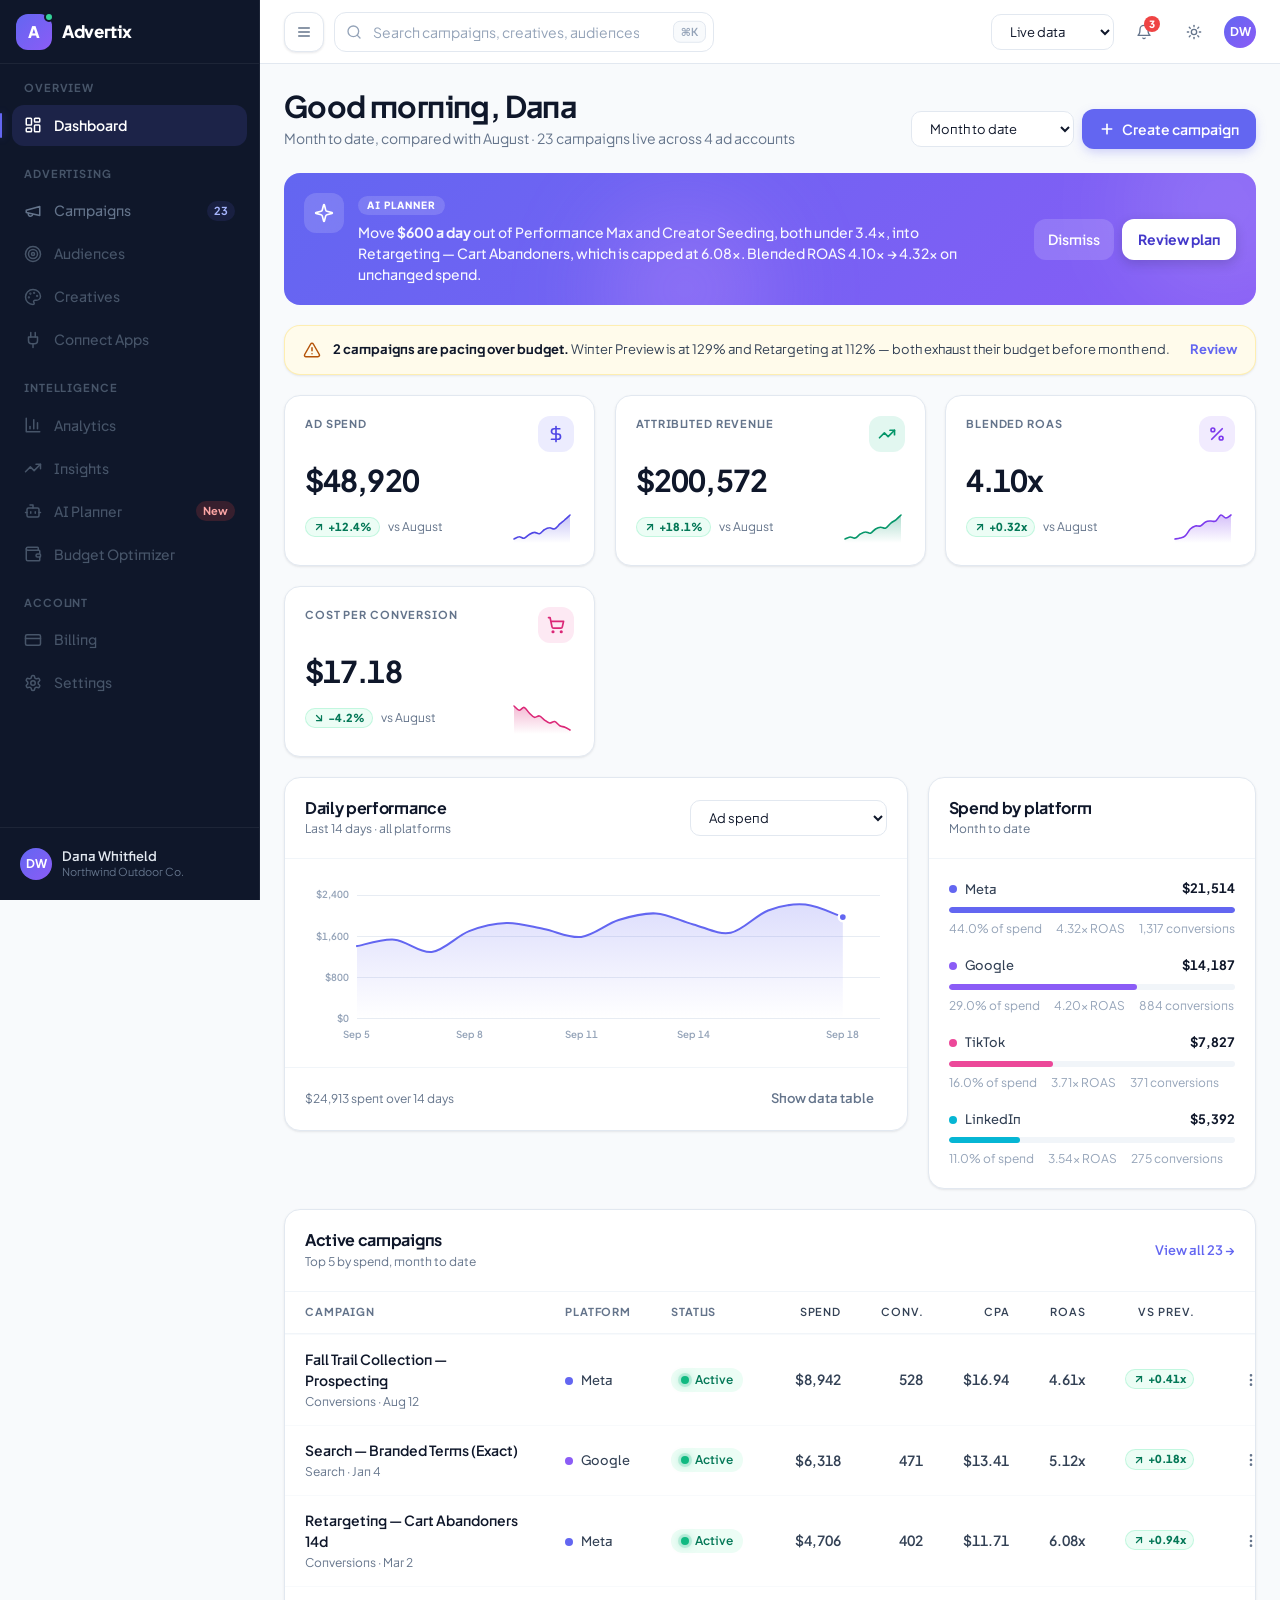
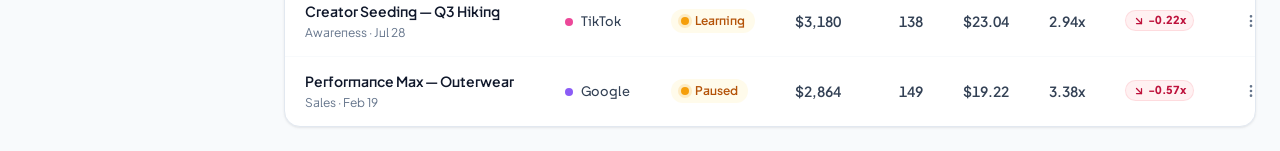
<file: mockups/dashboard.html>
<!doctype html>
<html lang="en">
<head>
<meta charset="utf-8" />
<meta name="viewport" content="width=device-width, initial-scale=1" />
<title>Dashboard &middot; Advertix</title>
<meta name="description" content="Advertix dashboard mockup." />
<link rel="stylesheet" href="assets/tokens.css" />
<script>
  (function () {
    try {
      var saved = localStorage.getItem("advertix-theme");
      document.documentElement.setAttribute("data-theme",
        saved || (window.matchMedia("(prefers-color-scheme: dark)").matches ? "dark" : "light"));
    } catch (e) { document.documentElement.setAttribute("data-theme", "light"); }
  })();
</script>
</head>
<body>
<a class="skip-link" href="#main">Skip to content</a>
<div class="scrim" id="scrim" hidden></div>

<div class="app">
  <aside class="rail" id="rail" aria-label="Main navigation">
    <div class="rail__brand">
      <span class="rail__mark" aria-hidden="true">A</span>
      <span class="rail__name">Advertix</span>
    </div>
    <div class="rail__scroll">
      <div class="rail__group">
        <p class="eyebrow rail__label" id="nav-overview">Overview</p>
        <nav class="nav" aria-labelledby="nav-overview">
          <a class="nav-item is-active" href="dashboard.html" aria-current="page"><svg viewBox="0 0 24 24" fill="none" stroke="currentColor" stroke-width="2" stroke-linecap="round" stroke-linejoin="round" aria-hidden="true"><rect width="7" height="9" x="3" y="3" rx="1"/><rect width="7" height="5" x="14" y="3" rx="1"/><rect width="7" height="9" x="14" y="12" rx="1"/><rect width="7" height="5" x="3" y="16" rx="1"/></svg>Dashboard</a>
        </nav>
      </div>
      <div class="rail__group">
        <p class="eyebrow rail__label" id="nav-advertising">Advertising</p>
        <nav class="nav" aria-labelledby="nav-advertising">
          <a class="nav-item" href="campaigns.html"><svg viewBox="0 0 24 24" fill="none" stroke="currentColor" stroke-width="2" stroke-linecap="round" stroke-linejoin="round" aria-hidden="true"><path d="m3 11 18-5v12L3 14v-3z"/><path d="M11.6 16.8a3 3 0 1 1-5.8-1.6"/></svg>Campaigns<span class="nav-badge">23</span></a>
          <span class="nav-item nav-item--muted" title="Audiences is not mocked yet"><svg viewBox="0 0 24 24" fill="none" stroke="currentColor" stroke-width="2" stroke-linecap="round" stroke-linejoin="round" aria-hidden="true"><circle cx="12" cy="12" r="10"/><circle cx="12" cy="12" r="6"/><circle cx="12" cy="12" r="2"/></svg>Audiences</span>
          <span class="nav-item nav-item--muted" title="Creatives is not mocked yet"><svg viewBox="0 0 24 24" fill="none" stroke="currentColor" stroke-width="2" stroke-linecap="round" stroke-linejoin="round" aria-hidden="true"><circle cx="13.5" cy="6.5" r=".5" fill="currentColor"/><circle cx="17.5" cy="10.5" r=".5" fill="currentColor"/><circle cx="8.5" cy="7.5" r=".5" fill="currentColor"/><circle cx="6.5" cy="12.5" r=".5" fill="currentColor"/><path d="M12 2C6.5 2 2 6.5 2 12s4.5 10 10 10c.926 0 1.648-.746 1.648-1.688 0-.437-.18-.835-.437-1.125-.29-.289-.438-.652-.438-1.125a1.64 1.64 0 0 1 1.668-1.668h1.996c3.051 0 5.555-2.503 5.555-5.554C21.965 6.012 17.461 2 12 2z"/></svg>Creatives</span>
          <span class="nav-item nav-item--muted" title="Connect Apps is not mocked yet"><svg viewBox="0 0 24 24" fill="none" stroke="currentColor" stroke-width="2" stroke-linecap="round" stroke-linejoin="round" aria-hidden="true"><path d="M12 22v-5"/><path d="M9 8V2"/><path d="M15 8V2"/><path d="M18 8v5a4 4 0 0 1-4 4h-4a4 4 0 0 1-4-4V8Z"/></svg>Connect Apps</span>
        </nav>
      </div>
      <div class="rail__group">
        <p class="eyebrow rail__label" id="nav-intelligence">Intelligence</p>
        <nav class="nav" aria-labelledby="nav-intelligence">
          <span class="nav-item nav-item--muted" title="Analytics is not mocked yet"><svg viewBox="0 0 24 24" fill="none" stroke="currentColor" stroke-width="2" stroke-linecap="round" stroke-linejoin="round" aria-hidden="true"><path d="M3 3v18h18"/><path d="M18 17V9"/><path d="M13 17V5"/><path d="M8 17v-3"/></svg>Analytics</span>
          <span class="nav-item nav-item--muted" title="Insights is not mocked yet"><svg viewBox="0 0 24 24" fill="none" stroke="currentColor" stroke-width="2" stroke-linecap="round" stroke-linejoin="round" aria-hidden="true"><polyline points="22 7 13.5 15.5 8.5 10.5 2 17"/><polyline points="16 7 22 7 22 13"/></svg>Insights</span>
          <span class="nav-item nav-item--muted" title="AI Planner is not mocked yet"><svg viewBox="0 0 24 24" fill="none" stroke="currentColor" stroke-width="2" stroke-linecap="round" stroke-linejoin="round" aria-hidden="true"><path d="M12 8V4H8"/><rect width="16" height="12" x="4" y="8" rx="2"/><path d="M2 14h2"/><path d="M20 14h2"/><path d="M15 13v2"/><path d="M9 13v2"/></svg>AI Planner<span class="nav-badge nav-badge--alert">New</span></span>
          <span class="nav-item nav-item--muted" title="Budget Optimizer is not mocked yet"><svg viewBox="0 0 24 24" fill="none" stroke="currentColor" stroke-width="2" stroke-linecap="round" stroke-linejoin="round" aria-hidden="true"><path d="M19 7V4a1 1 0 0 0-1-1H5a2 2 0 0 0 0 4h15a1 1 0 0 1 1 1v4h-3a2 2 0 0 0 0 4h3a1 1 0 0 0 1-1v-2a1 1 0 0 0-1-1"/><path d="M3 5v14a2 2 0 0 0 2 2h15a1 1 0 0 0 1-1v-4"/></svg>Budget Optimizer</span>
        </nav>
      </div>
      <div class="rail__group">
        <p class="eyebrow rail__label" id="nav-account">Account</p>
        <nav class="nav" aria-labelledby="nav-account">
          <span class="nav-item nav-item--muted" title="Billing is not mocked yet"><svg viewBox="0 0 24 24" fill="none" stroke="currentColor" stroke-width="2" stroke-linecap="round" stroke-linejoin="round" aria-hidden="true"><rect width="20" height="14" x="2" y="5" rx="2"/><line x1="2" x2="22" y1="10" y2="10"/></svg>Billing</span>
          <span class="nav-item nav-item--muted" title="Settings is not mocked yet"><svg viewBox="0 0 24 24" fill="none" stroke="currentColor" stroke-width="2" stroke-linecap="round" stroke-linejoin="round" aria-hidden="true"><path d="M12.22 2h-.44a2 2 0 0 0-2 2v.18a2 2 0 0 1-1 1.73l-.43.25a2 2 0 0 1-2 0l-.15-.08a2 2 0 0 0-2.73.73l-.22.38a2 2 0 0 0 .73 2.73l.15.1a2 2 0 0 1 1 1.72v.51a2 2 0 0 1-1 1.74l-.15.09a2 2 0 0 0-.73 2.73l.22.38a2 2 0 0 0 2.73.73l.15-.08a2 2 0 0 1 2 0l.43.25a2 2 0 0 1 1 1.73V20a2 2 0 0 0 2 2h.44a2 2 0 0 0 2-2v-.18a2 2 0 0 1 1-1.73l.43-.25a2 2 0 0 1 2 0l.15.08a2 2 0 0 0 2.73-.73l.22-.39a2 2 0 0 0-.73-2.73l-.15-.08a2 2 0 0 1-1-1.74v-.5a2 2 0 0 1 1-1.74l.15-.09a2 2 0 0 0 .73-2.73l-.22-.38a2 2 0 0 0-2.73-.73l-.15.08a2 2 0 0 1-2 0l-.43-.25a2 2 0 0 1-1-1.73V4a2 2 0 0 0-2-2z"/><circle cx="12" cy="12" r="3"/></svg>Settings</span>
        </nav>
      </div>
    </div>
    <div class="rail__foot">
      <button class="acct" type="button" title="Account">
        <span class="avatar" aria-hidden="true">DW</span>
        <span style="min-width:0">
          <span class="acct__name">Dana Whitfield</span>
          <span class="acct__meta">Northwind Outdoor Co.</span>
        </span>
      </button>
    </div>
  </aside>
  <div class="main">
  <header class="header">
      <button class="btn btn-icon btn-icon--bordered hamburger" id="navToggle" type="button"
              aria-expanded="false" aria-controls="rail" aria-label="Open navigation"><svg viewBox="0 0 24 24" fill="none" stroke="currentColor" stroke-width="2" stroke-linecap="round" stroke-linejoin="round" aria-hidden="true"><line x1="4" x2="20" y1="12" y2="12"/><line x1="4" x2="20" y1="6" y2="6"/><line x1="4" x2="20" y1="18" y2="18"/></svg></button>

      <div class="omnibox">
        <svg class="omnibox__icon" viewBox="0 0 24 24" fill="none" stroke="currentColor" stroke-width="2" stroke-linecap="round" stroke-linejoin="round" aria-hidden="true"><circle cx="11" cy="11" r="8"/><path d="m21 21-4.3-4.3"/></svg>
        <label class="visually-hidden" for="omni">Search campaigns, creatives and audiences</label>
        <input id="omni" type="search" placeholder="Search campaigns, creatives, audiences" />
        <span class="kbd" aria-hidden="true">&#8984;K</span>
      </div>

      <span class="header__spacer"></span>
      <label class="visually-hidden" for="stateSelect">Preview page state &mdash; mockup control</label>
      <select class="select select-sm" id="stateSelect" style="width:auto"
              title="Mockup control - preview the loading, empty and error states">
        <option value="ready" selected>Live data</option><option value="loading">Loading</option>
        <option value="empty">Empty</option><option value="error">Error</option>
      </select>

      <button class="btn btn-icon bell" type="button" aria-label="Notifications, 3 unread" title="Notifications"><svg viewBox="0 0 24 24" fill="none" stroke="currentColor" stroke-width="2" stroke-linecap="round" stroke-linejoin="round" aria-hidden="true"><path d="M6 8a6 6 0 0 1 12 0c0 7 3 9 3 9H3s3-2 3-9"/><path d="M10.3 21a1.94 1.94 0 0 0 3.4 0"/></svg><span class="bell__dot" aria-hidden="true">3</span></button>
      <button class="btn btn-icon" id="themeToggle" type="button" aria-label="Switch to dark theme" title="Switch theme"><svg class="icon-sun" viewBox="0 0 24 24" fill="none" stroke="currentColor" stroke-width="2" stroke-linecap="round" stroke-linejoin="round" aria-hidden="true"><circle cx="12" cy="12" r="4"/><path d="M12 2v2"/><path d="M12 20v2"/><path d="m4.93 4.93 1.41 1.41"/><path d="m17.66 17.66 1.41 1.41"/><path d="M2 12h2"/><path d="M20 12h2"/><path d="m6.34 17.66-1.41 1.41"/><path d="m19.07 4.93-1.41 1.41"/></svg><svg class="icon-moon hidden" viewBox="0 0 24 24" fill="none" stroke="currentColor" stroke-width="2" stroke-linecap="round" stroke-linejoin="round" aria-hidden="true"><path d="M12 3a6 6 0 0 0 9 9 9 9 0 1 1-9-9Z"/></svg></button>
      <span class="avatar" title="Dana Whitfield" aria-hidden="true">DW</span>
    </header>
    <main class="page" id="main">
      <header class="pagehead animate-in stagger-1">
        <div>
          <h1>Good morning, Dana</h1>
          <p class="pagehead__meta" id="headMeta">Month to date, compared with August &middot; 23 campaigns live across 4 ad accounts</p>
        </div>
        <div class="pagehead__actions">
          <label class="visually-hidden" for="range">Date range</label>
          <select class="select select-sm" id="range" style="width:auto">
            <option>Last 7 days</option><option selected>Month to date</option><option>Last 30 days</option><option>Quarter to date</option>
          </select>
          <a class="btn btn-brand" href="campaign-new.html"><svg viewBox="0 0 24 24" fill="none" stroke="currentColor" stroke-width="2.5" stroke-linecap="round" stroke-linejoin="round" aria-hidden="true"><path d="M5 12h14"/><path d="M12 5v14"/></svg> Create campaign</a>
        </div>
      </header>

      <div id="view-ready" class="stack-5">
        <section class="ai-banner animate-in stagger-2">
          <span class="ai-banner__orb ai-banner__orb--a" aria-hidden="true"></span>
          <span class="ai-banner__orb ai-banner__orb--b" aria-hidden="true"></span>
          <div class="ai-banner__inner">
            <div style="display:flex;gap:14px;align-items:flex-start;min-width:0">
              <span class="ai-banner__icon" aria-hidden="true"><svg viewBox="0 0 24 24" fill="none" stroke="currentColor" stroke-width="2" stroke-linecap="round" stroke-linejoin="round" aria-hidden="true"><path d="M9.937 15.5A2 2 0 0 0 8.5 14.063l-6.135-1.582a.5.5 0 0 1 0-.962L8.5 9.936A2 2 0 0 0 9.937 8.5l1.582-6.135a.5.5 0 0 1 .963 0L14.063 8.5A2 2 0 0 0 15.5 9.937l6.135 1.581a.5.5 0 0 1 0 .964L15.5 14.063a2 2 0 0 0-1.437 1.437l-1.582 6.135a.5.5 0 0 1-.963 0z"/></svg></span>
              <div style="min-width:0">
                <span class="ai-banner__tag">AI Planner</span>
                <p class="ai-banner__text">Move <b>$600 a day</b> out of Performance Max and Creator Seeding, both under 3.4x, into Retargeting &mdash; Cart Abandoners, which is capped at 6.08x. Blended ROAS 4.10x &rarr; 4.32x on unchanged spend.</p>
              </div>
            </div>
            <div class="row-2" style="flex-shrink:0">
              <button class="ai-banner__ghost" id="dismissPlan" type="button">Dismiss</button>
              <button class="ai-banner__cta" id="applyPlan" type="button">Review plan</button>
            </div>
          </div>
        </section>

        <div class="notice notice--warn animate-in stagger-3">
          <svg class="notice__icon" viewBox="0 0 24 24" fill="none" stroke="currentColor" stroke-width="2" stroke-linecap="round" stroke-linejoin="round" aria-hidden="true"><path d="m21.73 18-8-14a2 2 0 0 0-3.48 0l-8 14A2 2 0 0 0 4 21h16a2 2 0 0 0 1.73-3"/><path d="M12 9v4"/><path d="M12 17h.01"/></svg>
          <span class="notice__text"><b>2 campaigns are pacing over budget.</b> Winter Preview is at 129% and Retargeting at 112% &mdash; both exhaust their budget before month end.</span>
          <a class="notice__go" href="campaigns.html">Review</a>
        </div>

        <section class="metrics animate-in stagger-4" aria-label="Headline metrics, month to date">
          <article class="metric-card animate-count-up">
            <div class="metric-card__top">
              <p class="metric-card__label">Ad spend</p>
              <span class="metric-card__icon" style="background:rgba(99,102,241,.12);color:#4f46e5"><svg viewBox="0 0 24 24" fill="none" stroke="currentColor" stroke-width="2.25" stroke-linecap="round" stroke-linejoin="round" aria-hidden="true"><line x1="12" x2="12" y1="2" y2="22"/><path d="M17 5H9.5a3.5 3.5 0 0 0 0 7h5a3.5 3.5 0 0 1 0 7H6"/></svg></span>
            </div>
            <p class="metric-card__value tnum">$48,920</p>
            <div class="metric-card__bottom">
              <span class="metric-card__change"><span class="trend trend--up"><svg viewBox="0 0 24 24" fill="none" stroke="currentColor" stroke-width="2.5" stroke-linecap="round" stroke-linejoin="round" aria-hidden="true"><path d="M7 7h10v10"/><path d="M7 17 17 7"/></svg>+12.4%</span><span class="metric-card__note">vs August</span></span>
              <svg class="spark" viewBox="0 0 80 40" aria-hidden="true"><defs><linearGradient id="g82396" x1="0" y1="0" x2="0" y2="1"><stop offset="0%" stop-color="#4f46e5" stop-opacity=".32"/><stop offset="100%" stop-color="#4f46e5" stop-opacity="0"/></linearGradient></defs><path d="M 5.0 35.0 C 6.1 34.5, 9.2 32.3, 11.4 32.2 C 13.5 32.0, 15.6 34.6, 17.7 34.1 C 19.8 33.6, 22.0 30.5, 24.1 29.3 C 26.2 28.1, 28.3 26.8, 30.5 26.7 C 32.6 26.5, 34.7 29.0, 36.8 28.4 C 38.9 27.8, 41.1 24.4, 43.2 23.2 C 45.3 21.9, 47.4 21.1, 49.5 21.0 C 51.7 20.8, 53.8 23.1, 55.9 22.3 C 58.0 21.5, 60.2 18.1, 62.3 16.2 C 64.4 14.3, 66.5 12.8, 68.6 10.9 C 70.8 9.1, 73.9 6.0, 75.0 5.0 L 75.0 40.0 L 5.0 40.0 Z" fill="url(#g82396)"/><path d="M 5.0 35.0 C 6.1 34.5, 9.2 32.3, 11.4 32.2 C 13.5 32.0, 15.6 34.6, 17.7 34.1 C 19.8 33.6, 22.0 30.5, 24.1 29.3 C 26.2 28.1, 28.3 26.8, 30.5 26.7 C 32.6 26.5, 34.7 29.0, 36.8 28.4 C 38.9 27.8, 41.1 24.4, 43.2 23.2 C 45.3 21.9, 47.4 21.1, 49.5 21.0 C 51.7 20.8, 53.8 23.1, 55.9 22.3 C 58.0 21.5, 60.2 18.1, 62.3 16.2 C 64.4 14.3, 66.5 12.8, 68.6 10.9 C 70.8 9.1, 73.9 6.0, 75.0 5.0" fill="none" stroke="#4f46e5" stroke-width="2" stroke-linecap="round" stroke-linejoin="round"/></svg>
            </div>
          </article>
          <article class="metric-card animate-count-up">
            <div class="metric-card__top">
              <p class="metric-card__label">Attributed revenue</p>
              <span class="metric-card__icon" style="background:rgba(16,185,129,.12);color:#059669"><svg viewBox="0 0 24 24" fill="none" stroke="currentColor" stroke-width="2.25" stroke-linecap="round" stroke-linejoin="round" aria-hidden="true"><polyline points="22 7 13.5 15.5 8.5 10.5 2 17"/><polyline points="16 7 22 7 22 13"/></svg></span>
            </div>
            <p class="metric-card__value tnum">$200,572</p>
            <div class="metric-card__bottom">
              <span class="metric-card__change"><span class="trend trend--up"><svg viewBox="0 0 24 24" fill="none" stroke="currentColor" stroke-width="2.5" stroke-linecap="round" stroke-linejoin="round" aria-hidden="true"><path d="M7 7h10v10"/><path d="M7 17 17 7"/></svg>+18.1%</span><span class="metric-card__note">vs August</span></span>
              <svg class="spark" viewBox="0 0 80 40" aria-hidden="true"><defs><linearGradient id="g3352" x1="0" y1="0" x2="0" y2="1"><stop offset="0%" stop-color="#059669" stop-opacity=".32"/><stop offset="100%" stop-color="#059669" stop-opacity="0"/></linearGradient></defs><path d="M 5.0 35.0 C 6.1 34.6, 9.2 32.7, 11.4 32.5 C 13.5 32.3, 15.6 34.5, 17.7 33.8 C 19.8 33.2, 22.0 30.1, 24.1 28.8 C 26.2 27.6, 28.3 26.3, 30.5 26.2 C 32.6 26.0, 34.7 28.3, 36.8 27.7 C 38.9 27.1, 41.1 23.7, 43.2 22.5 C 45.3 21.3, 47.4 20.5, 49.5 20.3 C 51.7 20.1, 53.8 22.3, 55.9 21.4 C 58.0 20.6, 60.2 16.8, 62.3 15.1 C 64.4 13.3, 66.5 12.6, 68.6 11.0 C 70.8 9.3, 73.9 6.0, 75.0 5.0 L 75.0 40.0 L 5.0 40.0 Z" fill="url(#g3352)"/><path d="M 5.0 35.0 C 6.1 34.6, 9.2 32.7, 11.4 32.5 C 13.5 32.3, 15.6 34.5, 17.7 33.8 C 19.8 33.2, 22.0 30.1, 24.1 28.8 C 26.2 27.6, 28.3 26.3, 30.5 26.2 C 32.6 26.0, 34.7 28.3, 36.8 27.7 C 38.9 27.1, 41.1 23.7, 43.2 22.5 C 45.3 21.3, 47.4 20.5, 49.5 20.3 C 51.7 20.1, 53.8 22.3, 55.9 21.4 C 58.0 20.6, 60.2 16.8, 62.3 15.1 C 64.4 13.3, 66.5 12.6, 68.6 11.0 C 70.8 9.3, 73.9 6.0, 75.0 5.0" fill="none" stroke="#059669" stroke-width="2" stroke-linecap="round" stroke-linejoin="round"/></svg>
            </div>
          </article>
          <article class="metric-card animate-count-up">
            <div class="metric-card__top">
              <p class="metric-card__label">Blended ROAS</p>
              <span class="metric-card__icon" style="background:rgba(139,92,246,.12);color:#7c3aed"><svg viewBox="0 0 24 24" fill="none" stroke="currentColor" stroke-width="2.25" stroke-linecap="round" stroke-linejoin="round" aria-hidden="true"><line x1="19" x2="5" y1="5" y2="19"/><circle cx="6.5" cy="6.5" r="2.5"/><circle cx="17.5" cy="17.5" r="2.5"/></svg></span>
            </div>
            <p class="metric-card__value tnum">4.10x</p>
            <div class="metric-card__bottom">
              <span class="metric-card__change"><span class="trend trend--up"><svg viewBox="0 0 24 24" fill="none" stroke="currentColor" stroke-width="2.5" stroke-linecap="round" stroke-linejoin="round" aria-hidden="true"><path d="M7 7h10v10"/><path d="M7 17 17 7"/></svg>+0.32x</span><span class="metric-card__note">vs August</span></span>
              <svg class="spark" viewBox="0 0 80 40" aria-hidden="true"><defs><linearGradient id="g33922" x1="0" y1="0" x2="0" y2="1"><stop offset="0%" stop-color="#7c3aed" stop-opacity=".32"/><stop offset="100%" stop-color="#7c3aed" stop-opacity="0"/></linearGradient></defs><path d="M 5.0 35.0 C 6.1 34.8, 9.2 34.4, 11.4 33.7 C 13.5 33.1, 15.6 33.1, 17.7 31.2 C 19.8 29.4, 22.0 24.6, 24.1 22.5 C 26.2 20.4, 28.3 19.4, 30.5 18.7 C 32.6 18.1, 34.7 19.6, 36.8 18.7 C 38.9 17.9, 41.1 14.8, 43.2 13.7 C 45.3 12.7, 47.4 12.7, 49.5 12.5 C 51.7 12.3, 53.8 13.7, 55.9 12.5 C 58.0 11.2, 60.2 5.6, 62.3 5.0 C 64.4 4.4, 66.5 8.7, 68.6 8.7 C 70.8 8.7, 73.9 5.6, 75.0 5.0 L 75.0 40.0 L 5.0 40.0 Z" fill="url(#g33922)"/><path d="M 5.0 35.0 C 6.1 34.8, 9.2 34.4, 11.4 33.7 C 13.5 33.1, 15.6 33.1, 17.7 31.2 C 19.8 29.4, 22.0 24.6, 24.1 22.5 C 26.2 20.4, 28.3 19.4, 30.5 18.7 C 32.6 18.1, 34.7 19.6, 36.8 18.7 C 38.9 17.9, 41.1 14.8, 43.2 13.7 C 45.3 12.7, 47.4 12.7, 49.5 12.5 C 51.7 12.3, 53.8 13.7, 55.9 12.5 C 58.0 11.2, 60.2 5.6, 62.3 5.0 C 64.4 4.4, 66.5 8.7, 68.6 8.7 C 70.8 8.7, 73.9 5.6, 75.0 5.0" fill="none" stroke="#7c3aed" stroke-width="2" stroke-linecap="round" stroke-linejoin="round"/></svg>
            </div>
          </article>
          <article class="metric-card animate-count-up">
            <div class="metric-card__top">
              <p class="metric-card__label">Cost per conversion</p>
              <span class="metric-card__icon" style="background:rgba(236,72,153,.12);color:#db2777"><svg viewBox="0 0 24 24" fill="none" stroke="currentColor" stroke-width="2.25" stroke-linecap="round" stroke-linejoin="round" aria-hidden="true"><circle cx="8" cy="21" r="1"/><circle cx="19" cy="21" r="1"/><path d="M2.05 2.05h2l2.66 12.42a2 2 0 0 0 2 1.58h9.78a2 2 0 0 0 1.95-1.57l1.65-7.43H5.12"/></svg></span>
            </div>
            <p class="metric-card__value tnum">$17.18</p>
            <div class="metric-card__bottom">
              <span class="metric-card__change"><span class="trend trend--up"><svg viewBox="0 0 24 24" fill="none" stroke="currentColor" stroke-width="2.5" stroke-linecap="round" stroke-linejoin="round" aria-hidden="true"><path d="m7 7 10 10"/><path d="M17 7v10H7"/></svg>−4.2%</span><span class="metric-card__note">vs August</span></span>
              <svg class="spark" viewBox="0 0 80 40" aria-hidden="true"><defs><linearGradient id="g86992" x1="0" y1="0" x2="0" y2="1"><stop offset="0%" stop-color="#db2777" stop-opacity=".32"/><stop offset="100%" stop-color="#db2777" stop-opacity="0"/></linearGradient></defs><path d="M 5.0 5.0 C 6.1 5.9, 9.2 10.0, 11.4 10.3 C 13.5 10.6, 15.6 6.2, 17.7 6.8 C 19.8 7.4, 22.0 11.8, 24.1 13.8 C 26.2 15.9, 28.3 18.5, 30.5 19.1 C 32.6 19.7, 34.7 16.8, 36.8 17.4 C 38.9 17.9, 41.1 21.2, 43.2 22.6 C 45.3 24.1, 47.4 25.9, 49.5 26.2 C 51.7 26.5, 53.8 23.8, 55.9 24.4 C 58.0 25.0, 60.2 28.5, 62.3 29.7 C 64.4 30.9, 66.5 30.6, 68.6 31.5 C 70.8 32.4, 73.9 34.4, 75.0 35.0 L 75.0 40.0 L 5.0 40.0 Z" fill="url(#g86992)"/><path d="M 5.0 5.0 C 6.1 5.9, 9.2 10.0, 11.4 10.3 C 13.5 10.6, 15.6 6.2, 17.7 6.8 C 19.8 7.4, 22.0 11.8, 24.1 13.8 C 26.2 15.9, 28.3 18.5, 30.5 19.1 C 32.6 19.7, 34.7 16.8, 36.8 17.4 C 38.9 17.9, 41.1 21.2, 43.2 22.6 C 45.3 24.1, 47.4 25.9, 49.5 26.2 C 51.7 26.5, 53.8 23.8, 55.9 24.4 C 58.0 25.0, 60.2 28.5, 62.3 29.7 C 64.4 30.9, 66.5 30.6, 68.6 31.5 C 70.8 32.4, 73.9 34.4, 75.0 35.0" fill="none" stroke="#db2777" stroke-width="2" stroke-linecap="round" stroke-linejoin="round"/></svg>
            </div>
          </article>
        </section>

        <div class="split split--wide animate-in stagger-5">
          <section class="card" aria-labelledby="trend-h">
            <div class="card__head">
              <div>
                <h2 class="card__title" id="trend-h">Daily performance</h2>
                <p class="card__sub">Last 14 days &middot; all platforms</p>
              </div>
              <div class="row-2">
                <label class="visually-hidden" for="metric">Metric</label>
                <select class="select select-sm" id="metric" style="width:auto">
                  <option value="spend" selected>Ad spend</option>
                  <option value="conv">Conversions</option>
                  <option value="cpa">Cost per conversion</option>
                </select>
              </div>
            </div>
            <div class="card__body">
              <div class="chart-scroll" id="chartScroll">
                <svg class="chart" id="trendChart" viewBox="-8 0 716 206" role="img"
                     aria-label="Daily ad spend over 14 days, rising from $1,412 on 5 September to $2,218 on 17 September and easing to $1,975. Exact figures are in the data table below.">
                  <defs><linearGradient id="brandFade" x1="0" y1="0" x2="0" y2="1">
                    <stop offset="0%" stop-color="#6366f1" stop-opacity=".22"/>
                    <stop offset="100%" stop-color="#6366f1" stop-opacity="0"/>
                  </linearGradient></defs>
                  <line class="grid-line" x1="56" y1="172.0" x2="700" y2="172.0"/><line class="grid-line" x1="56" y1="121.3" x2="700" y2="121.3"/><line class="grid-line" x1="56" y1="70.7" x2="700" y2="70.7"/><line class="grid-line" x1="56" y1="20.0" x2="700" y2="20.0"/><text class="axis-text" id="yt0" x="46" y="176.0" text-anchor="end">$0</text><text class="axis-text" id="yt1" x="46" y="125.3" text-anchor="end">$800</text><text class="axis-text" id="yt2" x="46" y="74.7" text-anchor="end">$1,600</text><text class="axis-text" id="yt3" x="46" y="24.0" text-anchor="end">$2,400</text>
                  <path class="area-fill" id="areaPath" d="M 56.0 82.6 C 63.7 81.3, 86.7 73.5, 102.0 74.7 C 117.3 75.9, 132.7 91.6, 148.0 89.8 C 163.3 88.0, 178.7 70.0, 194.0 64.1 C 209.3 58.1, 224.7 54.5, 240.0 54.1 C 255.3 53.6, 270.7 58.6, 286.0 61.5 C 301.3 64.4, 316.7 73.1, 332.0 71.3 C 347.3 69.5, 362.7 55.3, 378.0 50.5 C 393.3 45.7, 408.7 41.5, 424.0 42.4 C 439.3 43.3, 454.7 52.0, 470.0 55.9 C 485.3 59.9, 500.7 69.0, 516.0 66.1 C 531.3 63.2, 546.7 44.5, 562.0 38.7 C 577.3 33.0, 592.7 30.2, 608.0 31.5 C 623.3 32.9, 646.3 44.4, 654.0 46.9 L 654.0 172.0 L 56.0 172.0 Z"/>
                  <path class="line" id="linePath" d="M 56.0 82.6 C 63.7 81.3, 86.7 73.5, 102.0 74.7 C 117.3 75.9, 132.7 91.6, 148.0 89.8 C 163.3 88.0, 178.7 70.0, 194.0 64.1 C 209.3 58.1, 224.7 54.5, 240.0 54.1 C 255.3 53.6, 270.7 58.6, 286.0 61.5 C 301.3 64.4, 316.7 73.1, 332.0 71.3 C 347.3 69.5, 362.7 55.3, 378.0 50.5 C 393.3 45.7, 408.7 41.5, 424.0 42.4 C 439.3 43.3, 454.7 52.0, 470.0 55.9 C 485.3 59.9, 500.7 69.0, 516.0 66.1 C 531.3 63.2, 546.7 44.5, 562.0 38.7 C 577.3 33.0, 592.7 30.2, 608.0 31.5 C 623.3 32.9, 646.3 44.4, 654.0 46.9"/>
                  <circle class="enddot" id="endDot" cx="654.0" cy="46.9" r="5"/>
                  <text class="axis-text" x="56.0" y="196" text-anchor="middle">Sep 5</text><text class="axis-text" x="194.0" y="196" text-anchor="middle">Sep 8</text><text class="axis-text" x="332.0" y="196" text-anchor="middle">Sep 11</text><text class="axis-text" x="470.0" y="196" text-anchor="middle">Sep 14</text><text class="axis-text" x="654.0" y="196" text-anchor="middle">Sep 18</text>
                  <line class="crosshair" id="crosshair" x1="0" y1="14" x2="0" y2="178"/>
                  <circle class="focusdot" id="focusDot" r="5"/>
                  <g id="hits"><rect class="hit" x="33.0" y="14" width="46.0" height="164" data-i="0" data-cx="56.0" data-date="Fri 5 Sep" data-spend="1412" data-conv="79"/><rect class="hit" x="79.0" y="14" width="46.0" height="164" data-i="1" data-cx="102.0" data-date="Sat 6 Sep" data-spend="1536" data-conv="88"/><rect class="hit" x="125.0" y="14" width="46.0" height="164" data-i="2" data-cx="148.0" data-date="Sun 7 Sep" data-spend="1298" data-conv="71"/><rect class="hit" x="171.0" y="14" width="46.0" height="164" data-i="3" data-cx="194.0" data-date="Mon 8 Sep" data-spend="1704" data-conv="96"/><rect class="hit" x="217.0" y="14" width="46.0" height="164" data-i="4" data-cx="240.0" data-date="Tue 9 Sep" data-spend="1862" data-conv="108"/><rect class="hit" x="263.0" y="14" width="46.0" height="164" data-i="5" data-cx="286.0" data-date="Wed 10 Sep" data-spend="1745" data-conv="101"/><rect class="hit" x="309.0" y="14" width="46.0" height="164" data-i="6" data-cx="332.0" data-date="Thu 11 Sep" data-spend="1590" data-conv="92"/><rect class="hit" x="355.0" y="14" width="46.0" height="164" data-i="7" data-cx="378.0" data-date="Fri 12 Sep" data-spend="1918" data-conv="114"/><rect class="hit" x="401.0" y="14" width="46.0" height="164" data-i="8" data-cx="424.0" data-date="Sat 13 Sep" data-spend="2046" data-conv="121"/><rect class="hit" x="447.0" y="14" width="46.0" height="164" data-i="9" data-cx="470.0" data-date="Sun 14 Sep" data-spend="1833" data-conv="106"/><rect class="hit" x="493.0" y="14" width="46.0" height="164" data-i="10" data-cx="516.0" data-date="Mon 15 Sep" data-spend="1672" data-conv="99"/><rect class="hit" x="539.0" y="14" width="46.0" height="164" data-i="11" data-cx="562.0" data-date="Tue 16 Sep" data-spend="2104" data-conv="128"/><rect class="hit" x="585.0" y="14" width="46.0" height="164" data-i="12" data-cx="608.0" data-date="Wed 17 Sep" data-spend="2218" data-conv="134"/><rect class="hit" x="631.0" y="14" width="46.0" height="164" data-i="13" data-cx="654.0" data-date="Thu 18 Sep" data-spend="1975" data-conv="118"/></g>
                </svg>
                <div class="tip" id="tip" role="status" aria-live="polite"></div>
              </div>
            </div>
            <div class="card__foot">
              <span id="chartFoot">$24,913 spent over 14 days</span>
              <button class="btn btn-ghost btn-sm" id="tableToggle" type="button" aria-expanded="false" aria-controls="trendTable">Show data table</button>
            </div>
            <div class="tablewrap hidden" id="trendTable">
              <table class="table" style="min-width:440px">
                <caption class="visually-hidden">Daily spend and conversions, 5 to 18 September</caption>
                <thead><tr><th scope="col">Day</th><th scope="col" class="num">Spend</th><th scope="col" class="num">Conversions</th><th scope="col" class="num">Cost per conv.</th></tr></thead>
                <tbody><tr><th scope="row" style="text-align:left;font-weight:600;padding:12px 20px">Fri 5 Sep</th><td class="num">$1,412</td><td class="num">79</td><td class="num">$17.87</td></tr><tr><th scope="row" style="text-align:left;font-weight:600;padding:12px 20px">Sat 6 Sep</th><td class="num">$1,536</td><td class="num">88</td><td class="num">$17.45</td></tr><tr><th scope="row" style="text-align:left;font-weight:600;padding:12px 20px">Sun 7 Sep</th><td class="num">$1,298</td><td class="num">71</td><td class="num">$18.28</td></tr><tr><th scope="row" style="text-align:left;font-weight:600;padding:12px 20px">Mon 8 Sep</th><td class="num">$1,704</td><td class="num">96</td><td class="num">$17.75</td></tr><tr><th scope="row" style="text-align:left;font-weight:600;padding:12px 20px">Tue 9 Sep</th><td class="num">$1,862</td><td class="num">108</td><td class="num">$17.24</td></tr><tr><th scope="row" style="text-align:left;font-weight:600;padding:12px 20px">Wed 10 Sep</th><td class="num">$1,745</td><td class="num">101</td><td class="num">$17.28</td></tr><tr><th scope="row" style="text-align:left;font-weight:600;padding:12px 20px">Thu 11 Sep</th><td class="num">$1,590</td><td class="num">92</td><td class="num">$17.28</td></tr><tr><th scope="row" style="text-align:left;font-weight:600;padding:12px 20px">Fri 12 Sep</th><td class="num">$1,918</td><td class="num">114</td><td class="num">$16.82</td></tr><tr><th scope="row" style="text-align:left;font-weight:600;padding:12px 20px">Sat 13 Sep</th><td class="num">$2,046</td><td class="num">121</td><td class="num">$16.91</td></tr><tr><th scope="row" style="text-align:left;font-weight:600;padding:12px 20px">Sun 14 Sep</th><td class="num">$1,833</td><td class="num">106</td><td class="num">$17.29</td></tr><tr><th scope="row" style="text-align:left;font-weight:600;padding:12px 20px">Mon 15 Sep</th><td class="num">$1,672</td><td class="num">99</td><td class="num">$16.89</td></tr><tr><th scope="row" style="text-align:left;font-weight:600;padding:12px 20px">Tue 16 Sep</th><td class="num">$2,104</td><td class="num">128</td><td class="num">$16.44</td></tr><tr><th scope="row" style="text-align:left;font-weight:600;padding:12px 20px">Wed 17 Sep</th><td class="num">$2,218</td><td class="num">134</td><td class="num">$16.55</td></tr><tr><th scope="row" style="text-align:left;font-weight:600;padding:12px 20px">Thu 18 Sep</th><td class="num">$1,975</td><td class="num">118</td><td class="num">$16.74</td></tr></tbody>
              </table>
            </div>
          </section>

          <section class="card" aria-labelledby="plat-h">
            <div class="card__head"><div><h2 class="card__title" id="plat-h">Spend by platform</h2><p class="card__sub">Month to date</p></div></div>
            <div class="card__body"><div class="plat-rows">
                <div>
                  <div class="plat-row__top">
                    <span class="plat"><span class="plat__dot plat__dot--meta" aria-hidden="true"></span>Meta</span>
                    <span class="plat-row__val">$21,514</span>
                  </div>
                  <div class="bar"><span class="bar__fill" style="width:100.0%;background:var(--platform-meta)"></span></div>
                  <p class="plat-row__meta"><span>44.0% of spend</span><span>4.32x ROAS</span><span>1,317 conversions</span></p>
                </div>                <div>
                  <div class="plat-row__top">
                    <span class="plat"><span class="plat__dot plat__dot--google" aria-hidden="true"></span>Google</span>
                    <span class="plat-row__val">$14,187</span>
                  </div>
                  <div class="bar"><span class="bar__fill" style="width:65.9%;background:var(--platform-google)"></span></div>
                  <p class="plat-row__meta"><span>29.0% of spend</span><span>4.20x ROAS</span><span>884 conversions</span></p>
                </div>                <div>
                  <div class="plat-row__top">
                    <span class="plat"><span class="plat__dot plat__dot--tiktok" aria-hidden="true"></span>TikTok</span>
                    <span class="plat-row__val">$7,827</span>
                  </div>
                  <div class="bar"><span class="bar__fill" style="width:36.4%;background:var(--platform-tiktok)"></span></div>
                  <p class="plat-row__meta"><span>16.0% of spend</span><span>3.71x ROAS</span><span>371 conversions</span></p>
                </div>                <div>
                  <div class="plat-row__top">
                    <span class="plat"><span class="plat__dot plat__dot--linkedin" aria-hidden="true"></span>LinkedIn</span>
                    <span class="plat-row__val">$5,392</span>
                  </div>
                  <div class="bar"><span class="bar__fill" style="width:25.0%;background:var(--platform-linkedin)"></span></div>
                  <p class="plat-row__meta"><span>11.0% of spend</span><span>3.54x ROAS</span><span>275 conversions</span></p>
                </div>
            </div></div>
          </section>
        </div>

        <section class="card animate-in stagger-6" aria-labelledby="top-h">
          <div class="card__head">
            <div><h2 class="card__title" id="top-h">Active campaigns</h2><p class="card__sub">Top 5 by spend, month to date</p></div>
            <a class="card__action" href="campaigns.html">View all 23 &rarr;</a>
          </div>
          <div class="tablewrap">
            <table class="table" style="min-width:900px">
              <caption class="visually-hidden">Top five campaigns by spend</caption>
              <thead><tr>
                <th scope="col" class="col-name">Campaign</th><th scope="col">Platform</th><th scope="col">Status</th>
                <th scope="col" class="num">Spend</th><th scope="col" class="num">Conv.</th>
                <th scope="col" class="num">CPA</th><th scope="col" class="num">ROAS</th>
                <th scope="col" class="num">vs prev.</th>
                <th class="col-actions" scope="col"><span class="visually-hidden">Actions</span></th>
              </tr></thead>
              <tbody>
              <tr>
                <td><a class="cell__main" href="campaign-detail.html">Fall Trail Collection &mdash; Prospecting</a><span class="cell__sub">Conversions &middot; Aug 12</span></td>
                <td><span class="plat"><span class="plat__dot plat__dot--meta" aria-hidden="true"></span>Meta</span></td>
                <td><span class="pill pill--active"><span class="status-dot active" aria-hidden="true"></span>Active</span></td>
                <td class="num">$8,942</td><td class="num">528</td><td class="num">$16.94</td><td class="num">4.61x</td>
                <td class="num"><span class="trend trend--up"><svg viewBox="0 0 24 24" fill="none" stroke="currentColor" stroke-width="2.5" stroke-linecap="round" stroke-linejoin="round" aria-hidden="true"><path d="M7 7h10v10"/><path d="M7 17 17 7"/></svg>+0.41x</span></td>
                <td class="col-actions"><button class="btn btn-icon btn-sm" type="button" data-menu="dm0" aria-haspopup="true" aria-expanded="false" aria-label="Campaign actions" style="width:34px"><svg viewBox="0 0 24 24" fill="none" stroke="currentColor" stroke-width="2" stroke-linecap="round" stroke-linejoin="round" aria-hidden="true"><circle cx="12" cy="12" r="1"/><circle cx="12" cy="5" r="1"/><circle cx="12" cy="19" r="1"/></svg></button></td>
              </tr>
              <tr>
                <td><a class="cell__main" href="campaign-detail.html">Search &mdash; Branded Terms (Exact)</a><span class="cell__sub">Search &middot; Jan 4</span></td>
                <td><span class="plat"><span class="plat__dot plat__dot--google" aria-hidden="true"></span>Google</span></td>
                <td><span class="pill pill--active"><span class="status-dot active" aria-hidden="true"></span>Active</span></td>
                <td class="num">$6,318</td><td class="num">471</td><td class="num">$13.41</td><td class="num">5.12x</td>
                <td class="num"><span class="trend trend--up"><svg viewBox="0 0 24 24" fill="none" stroke="currentColor" stroke-width="2.5" stroke-linecap="round" stroke-linejoin="round" aria-hidden="true"><path d="M7 7h10v10"/><path d="M7 17 17 7"/></svg>+0.18x</span></td>
                <td class="col-actions"><button class="btn btn-icon btn-sm" type="button" data-menu="dm1" aria-haspopup="true" aria-expanded="false" aria-label="Campaign actions" style="width:34px"><svg viewBox="0 0 24 24" fill="none" stroke="currentColor" stroke-width="2" stroke-linecap="round" stroke-linejoin="round" aria-hidden="true"><circle cx="12" cy="12" r="1"/><circle cx="12" cy="5" r="1"/><circle cx="12" cy="19" r="1"/></svg></button></td>
              </tr>
              <tr>
                <td><a class="cell__main" href="campaign-detail.html">Retargeting &mdash; Cart Abandoners 14d</a><span class="cell__sub">Conversions &middot; Mar 2</span></td>
                <td><span class="plat"><span class="plat__dot plat__dot--meta" aria-hidden="true"></span>Meta</span></td>
                <td><span class="pill pill--active"><span class="status-dot active" aria-hidden="true"></span>Active</span></td>
                <td class="num">$4,706</td><td class="num">402</td><td class="num">$11.71</td><td class="num">6.08x</td>
                <td class="num"><span class="trend trend--up"><svg viewBox="0 0 24 24" fill="none" stroke="currentColor" stroke-width="2.5" stroke-linecap="round" stroke-linejoin="round" aria-hidden="true"><path d="M7 7h10v10"/><path d="M7 17 17 7"/></svg>+0.94x</span></td>
                <td class="col-actions"><button class="btn btn-icon btn-sm" type="button" data-menu="dm2" aria-haspopup="true" aria-expanded="false" aria-label="Campaign actions" style="width:34px"><svg viewBox="0 0 24 24" fill="none" stroke="currentColor" stroke-width="2" stroke-linecap="round" stroke-linejoin="round" aria-hidden="true"><circle cx="12" cy="12" r="1"/><circle cx="12" cy="5" r="1"/><circle cx="12" cy="19" r="1"/></svg></button></td>
              </tr>
              <tr>
                <td><a class="cell__main" href="campaign-detail.html">Creator Seeding &mdash; Q3 Hiking</a><span class="cell__sub">Awareness &middot; Jul 28</span></td>
                <td><span class="plat"><span class="plat__dot plat__dot--tiktok" aria-hidden="true"></span>TikTok</span></td>
                <td><span class="pill pill--learning"><span class="status-dot paused" aria-hidden="true"></span>Learning</span></td>
                <td class="num">$3,180</td><td class="num">138</td><td class="num">$23.04</td><td class="num">2.94x</td>
                <td class="num"><span class="trend trend--down"><svg viewBox="0 0 24 24" fill="none" stroke="currentColor" stroke-width="2.5" stroke-linecap="round" stroke-linejoin="round" aria-hidden="true"><path d="m7 7 10 10"/><path d="M17 7v10H7"/></svg>−0.22x</span></td>
                <td class="col-actions"><button class="btn btn-icon btn-sm" type="button" data-menu="dm3" aria-haspopup="true" aria-expanded="false" aria-label="Campaign actions" style="width:34px"><svg viewBox="0 0 24 24" fill="none" stroke="currentColor" stroke-width="2" stroke-linecap="round" stroke-linejoin="round" aria-hidden="true"><circle cx="12" cy="12" r="1"/><circle cx="12" cy="5" r="1"/><circle cx="12" cy="19" r="1"/></svg></button></td>
              </tr>
              <tr>
                <td><a class="cell__main" href="campaign-detail.html">Performance Max &mdash; Outerwear</a><span class="cell__sub">Sales &middot; Feb 19</span></td>
                <td><span class="plat"><span class="plat__dot plat__dot--google" aria-hidden="true"></span>Google</span></td>
                <td><span class="pill pill--paused"><span class="status-dot paused" aria-hidden="true"></span>Paused</span></td>
                <td class="num">$2,864</td><td class="num">149</td><td class="num">$19.22</td><td class="num">3.38x</td>
                <td class="num"><span class="trend trend--down"><svg viewBox="0 0 24 24" fill="none" stroke="currentColor" stroke-width="2.5" stroke-linecap="round" stroke-linejoin="round" aria-hidden="true"><path d="m7 7 10 10"/><path d="M17 7v10H7"/></svg>−0.57x</span></td>
                <td class="col-actions"><button class="btn btn-icon btn-sm" type="button" data-menu="dm4" aria-haspopup="true" aria-expanded="false" aria-label="Campaign actions" style="width:34px"><svg viewBox="0 0 24 24" fill="none" stroke="currentColor" stroke-width="2" stroke-linecap="round" stroke-linejoin="round" aria-hidden="true"><circle cx="12" cy="12" r="1"/><circle cx="12" cy="5" r="1"/><circle cx="12" cy="19" r="1"/></svg></button></td>
              </tr>
              </tbody>
            </table>
          </div>
        </section>
      </div>

      <div id="view-loading" class="stack-5 hidden" aria-busy="true" aria-live="polite">
        <p class="visually-hidden">Loading your dashboard.</p>
        <section class="metrics">
          <article class="metric-card stack-3"><span class="skel skel--text" style="width:52%"></span><span class="skel skel--metric" style="width:74%"></span><span class="skel skel--text" style="width:60%"></span></article>
          <article class="metric-card stack-3"><span class="skel skel--text" style="width:64%"></span><span class="skel skel--metric" style="width:82%"></span><span class="skel skel--text" style="width:60%"></span></article>
          <article class="metric-card stack-3"><span class="skel skel--text" style="width:46%"></span><span class="skel skel--metric" style="width:56%"></span><span class="skel skel--text" style="width:60%"></span></article>
          <article class="metric-card stack-3"><span class="skel skel--text" style="width:58%"></span><span class="skel skel--metric" style="width:62%"></span><span class="skel skel--text" style="width:60%"></span></article>
        </section>
        <div class="split split--wide">
          <section class="card"><div class="card__body"><span class="skel skel--chart"></span></div></section>
          <section class="card"><div class="card__body stack-5">
            <div class="stack-2"><span class="skel skel--text" style="width:70%"></span><span class="skel" style="height:6px"></span></div>
            <div class="stack-2"><span class="skel skel--text" style="width:60%"></span><span class="skel" style="height:6px;width:66%"></span></div>
            <div class="stack-2"><span class="skel skel--text" style="width:54%"></span><span class="skel" style="height:6px;width:36%"></span></div>
            <div class="stack-2"><span class="skel skel--text" style="width:58%"></span><span class="skel" style="height:6px;width:25%"></span></div>
          </div></section>
        </div>
      </div>

      <div id="view-empty" class="hidden">
        <section class="card"><div class="card__body"><div class="empty">
          <span class="empty__icon" aria-hidden="true"><svg viewBox="0 0 24 24" fill="none" stroke="currentColor" stroke-width="2" stroke-linecap="round" stroke-linejoin="round" aria-hidden="true"><path d="M12 22v-5"/><path d="M9 8V2"/><path d="M15 8V2"/><path d="M18 8v5a4 4 0 0 1-4 4h-4a4 4 0 0 1-4-4V8Z"/></svg></span>
          <h2 class="card__title" style="font-size:20px">No ad accounts connected yet</h2>
          <p>Connect Meta, Google, TikTok or LinkedIn and Advertix pulls the last 90 days of spend, conversions and creative performance. The first sync usually finishes in under two minutes.</p>
          <div class="empty__actions">
            <button class="btn btn-brand" id="connectAccount" type="button">Connect an ad account</button>
            <button class="btn btn-outline" type="button" data-say="Opening the CSV importer">Import a CSV instead</button>
          </div>
          <p class="t-xs t-faint">Advertix requests read and campaign-management scopes only. You can revoke access at any time.</p>
        </div></div></section>
      </div>

      <div id="view-error" class="hidden">
        <section class="card"><div class="card__body"><div class="errorstate">
          <span class="errorstate__icon" aria-hidden="true"><svg viewBox="0 0 24 24" fill="none" stroke="currentColor" stroke-width="2" stroke-linecap="round" stroke-linejoin="round" aria-hidden="true"><path d="m21.73 18-8-14a2 2 0 0 0-3.48 0l-8 14A2 2 0 0 0 4 21h16a2 2 0 0 0 1.73-3"/><path d="M12 9v4"/><path d="M12 17h.01"/></svg></span>
          <h2 class="card__title" style="font-size:20px">We couldn't load your Meta numbers</h2>
          <p>Meta is rate-limiting this ad account, so the totals here would be wrong &mdash; we would rather show you nothing than the wrong number. Google, TikTok and LinkedIn synced normally at 09:42.</p>
          <p class="errorcode">Meta Marketing API &middot; error 613 &middot; act_418822907 &middot; 09:47</p>
          <div class="errorstate__actions">
            <button class="btn btn-brand" id="retryBtn" type="button">Try again</button>
            <button class="btn btn-outline" id="copyError" type="button">Copy error details</button>
          </div>
          <p class="t-xs t-faint">Advertix retries on its own every 5 minutes. Meta usually lifts a 613 within the hour.</p>
        </div></div></section>
      </div>
    </main>
  </div>
</div>

<div class="menu" id="dm0" hidden role="menu">
  <button class="menu__item" type="button" role="menuitem" data-say="Opening the campaign editor">Edit campaign</button>
  <button class="menu__item" type="button" role="menuitem" data-say="Campaign paused">Pause campaign</button>
  <button class="menu__item" type="button" role="menuitem" data-say="Duplicated as a draft">Duplicate</button>
  <div class="menu__sep"></div>
  <button class="menu__item menu__item--danger" type="button" role="menuitem" data-say="Campaign archived">Archive</button>
</div>
<div class="menu" id="dm1" hidden role="menu">
  <button class="menu__item" type="button" role="menuitem" data-say="Opening the campaign editor">Edit campaign</button>
  <button class="menu__item" type="button" role="menuitem" data-say="Campaign paused">Pause campaign</button>
  <button class="menu__item" type="button" role="menuitem" data-say="Duplicated as a draft">Duplicate</button>
  <div class="menu__sep"></div>
  <button class="menu__item menu__item--danger" type="button" role="menuitem" data-say="Campaign archived">Archive</button>
</div>
<div class="menu" id="dm2" hidden role="menu">
  <button class="menu__item" type="button" role="menuitem" data-say="Opening the campaign editor">Edit campaign</button>
  <button class="menu__item" type="button" role="menuitem" data-say="Campaign paused">Pause campaign</button>
  <button class="menu__item" type="button" role="menuitem" data-say="Duplicated as a draft">Duplicate</button>
  <div class="menu__sep"></div>
  <button class="menu__item menu__item--danger" type="button" role="menuitem" data-say="Campaign archived">Archive</button>
</div>
<div class="menu" id="dm3" hidden role="menu">
  <button class="menu__item" type="button" role="menuitem" data-say="Opening the campaign editor">Edit campaign</button>
  <button class="menu__item" type="button" role="menuitem" data-say="Campaign paused">Pause campaign</button>
  <button class="menu__item" type="button" role="menuitem" data-say="Duplicated as a draft">Duplicate</button>
  <div class="menu__sep"></div>
  <button class="menu__item menu__item--danger" type="button" role="menuitem" data-say="Campaign archived">Archive</button>
</div>
<div class="menu" id="dm4" hidden role="menu">
  <button class="menu__item" type="button" role="menuitem" data-say="Opening the campaign editor">Edit campaign</button>
  <button class="menu__item" type="button" role="menuitem" data-say="Campaign resumed">Resume campaign</button>
  <button class="menu__item" type="button" role="menuitem" data-say="Duplicated as a draft">Duplicate</button>
  <div class="menu__sep"></div>
  <button class="menu__item menu__item--danger" type="button" role="menuitem" data-say="Campaign archived">Archive</button>
</div>

<div class="toast" id="toast" role="status" aria-live="polite">
  <span class="toast__dot" aria-hidden="true"></span>
  <span id="toastText">Saved</span>
</div>

<script>
(function () {
  "use strict";

  var root = document.documentElement;
  var $ = function (id) { return document.getElementById(id); };

  var themeBtn = $("themeToggle");
  function paintTheme() {
    var dark = root.getAttribute("data-theme") === "dark";
    themeBtn.querySelector(".icon-sun").classList.toggle("hidden", dark);
    themeBtn.querySelector(".icon-moon").classList.toggle("hidden", !dark);
    themeBtn.setAttribute("aria-label", dark ? "Switch to light theme" : "Switch to dark theme");
  }
  themeBtn.addEventListener("click", function () {
    var next = root.getAttribute("data-theme") === "dark" ? "light" : "dark";
    root.setAttribute("data-theme", next);
    try { localStorage.setItem("advertix-theme", next); } catch (e) {}
    paintTheme();
  });
  paintTheme();

  var navToggle = $("navToggle"), scrim = $("scrim"), rail = $("rail");
  function setNav(open) {
    root.setAttribute("data-nav", open ? "open" : "closed");
    navToggle.setAttribute("aria-expanded", String(open));
    scrim.hidden = !open;
    (open ? rail.querySelector("a, button") : navToggle).focus();
  }
  navToggle.addEventListener("click", function () { setNav(root.getAttribute("data-nav") !== "open"); });
  scrim.addEventListener("click", function () { setNav(false); });

  var toast = $("toast"), toastText = $("toastText"), toastTimer;
  function say(msg) {
    toastText.textContent = msg;
    toast.setAttribute("data-show", "true");
    clearTimeout(toastTimer);
    toastTimer = setTimeout(function () { toast.removeAttribute("data-show"); }, 3000);
  }

  var openMenu = null;
  function closeMenu() { if (openMenu) { openMenu.hidden = true; openMenu.__btn.setAttribute("aria-expanded", "false"); openMenu = null; } }
  Array.prototype.forEach.call(document.querySelectorAll("[data-menu]"), function (btn) {
    var menu = document.getElementById(btn.getAttribute("data-menu"));
    if (!menu) { return; }
    menu.__btn = btn;
    btn.addEventListener("click", function (e) {
      e.stopPropagation();
      var wasOpen = !menu.hidden;
      closeMenu();
      if (!wasOpen) {
        var r = btn.getBoundingClientRect();
        menu.hidden = false;
        menu.style.top = (window.scrollY + r.bottom + 6) + "px";
        menu.style.left = (window.scrollX + r.right - menu.offsetWidth) + "px";
        btn.setAttribute("aria-expanded", "true");
        openMenu = menu;
      }
    });
    Array.prototype.forEach.call(menu.querySelectorAll(".menu__item"), function (item) {
      item.addEventListener("click", function () { closeMenu(); say(item.getAttribute("data-say") || item.textContent.trim()); });
    });
  });
  document.addEventListener("click", closeMenu);
  document.addEventListener("keydown", function (e) {
    if (e.key !== "Escape") { return; }
    if (openMenu) { closeMenu(); }
    else if (root.getAttribute("data-nav") === "open") { setNav(false); }
  });

  Array.prototype.forEach.call(document.querySelectorAll("[role=tablist]"), function (list) {
    var tabs = Array.prototype.slice.call(list.querySelectorAll("[role=tab]"));
    function select(tab) {
      tabs.forEach(function (t) {
        var on = t === tab;
        t.setAttribute("aria-selected", String(on));
        t.tabIndex = on ? 0 : -1;
        var panel = document.getElementById(t.getAttribute("aria-controls"));
        if (panel) { panel.classList.toggle("hidden", !on); }
      });
    }
    tabs.forEach(function (tab, i) {
      tab.addEventListener("click", function () { select(tab); });
      tab.addEventListener("keydown", function (e) {
        var d = e.key === "ArrowRight" ? 1 : e.key === "ArrowLeft" ? -1 : 0;
        if (!d) { return; }
        e.preventDefault();
        var next = tabs[(i + d + tabs.length) % tabs.length];
        next.focus(); select(next);
      });
    });
  });

  Array.prototype.forEach.call(document.querySelectorAll("[data-checkall]"), function (master) {
    var boxes = Array.prototype.slice.call(document.querySelectorAll("." + master.getAttribute("data-checkall")));
    master.addEventListener("change", function () {
      boxes.forEach(function (b) { b.checked = master.checked; });
      master.indeterminate = false;
    });
    boxes.forEach(function (b) {
      b.addEventListener("change", function () {
        var n = boxes.filter(function (x) { return x.checked; }).length;
        master.checked = n === boxes.length;
        master.indeterminate = n > 0 && n < boxes.length;
      });
    });
  });

  Array.prototype.forEach.call(document.querySelectorAll(".seg[role=group]"), function (group) {
    var btns = Array.prototype.slice.call(group.querySelectorAll(".seg__btn"));
    btns.forEach(function (b) {
      b.addEventListener("click", function () {
        btns.forEach(function (x) { x.setAttribute("aria-pressed", String(x === b)); });
      });
    });
  });

  Array.prototype.forEach.call(document.querySelectorAll("[data-say]:not(.menu__item)"), function (el) {
    el.addEventListener("click", function () { say(el.getAttribute("data-say")); });
  });


  var views = { ready: $("view-ready"), loading: $("view-loading"), empty: $("view-empty"), error: $("view-error") };
  var stateSelect = $("stateSelect"), headMeta = $("headMeta");
  var META = {
    ready:   "Month to date, compared with August \u00b7 23 campaigns live across 4 ad accounts",
    loading: "Refreshing from Meta, Google, TikTok and LinkedIn\u2026",
    empty:   "No ad accounts connected yet",
    error:   "Meta did not respond \u2014 the totals would be wrong, so they are hidden"
  };
  function setState(n) {
    Object.keys(views).forEach(function (k) { views[k].classList.toggle("hidden", k !== n); });
    if (stateSelect.value !== n) { stateSelect.value = n; }
    headMeta.textContent = META[n];
  }
  stateSelect.addEventListener("change", function () { setState(stateSelect.value); });
  function loadThen(n, ms) { setState("loading"); setTimeout(function () { setState(n); }, ms); }
  $("retryBtn").addEventListener("click", function () { loadThen("ready", 1200); });
  $("connectAccount").addEventListener("click", function () { say("Opening the platform picker"); });
  $("copyError").addEventListener("click", function () {
    var t = "Advertix - Meta Marketing API error 613 (rate limit), act_418822907, 2026-09-18 09:47 UTC";
    if (navigator.clipboard && navigator.clipboard.writeText) { navigator.clipboard.writeText(t).then(function () { say("Error details copied"); }); }
    else { say("Error details copied"); }
  });
  $("applyPlan").addEventListener("click", function () { say("Opening the full plan in AI Planner"); });
  $("dismissPlan").addEventListener("click", function () {
    say("Suggestion dismissed \u2014 AI Planner re-checks in 6 hours");
    document.querySelector(".ai-banner").classList.add("hidden");
  });

  var tableToggle = $("tableToggle"), trendTable = $("trendTable");
  tableToggle.addEventListener("click", function () {
    var open = trendTable.classList.toggle("hidden") === false;
    tableToggle.setAttribute("aria-expanded", String(open));
    tableToggle.textContent = open ? "Hide data table" : "Show data table";
  });

  /* One measure at a time, chosen from the card header. */
  var DATA = [[1412,79],[1536,88],[1298,71],[1704,96],[1862,108],[1745,101],[1590,92],[1918,114],[2046,121],[1833,106],[1672,99],[2104,128],[2218,134],[1975,118]], AY0 = 20, AY1 = 172, X0 = 56, BAND = 46;
  var MONEY = function (n) { return "$" + n.toLocaleString("en-US"); };
  var METRICS = {
    spend: { max: 2400, ticks: [0,800,1600,2400], get: function (d) { return d[0]; }, tick: MONEY, foot: "$24,913 spent over 14 days" },
    conv:  { max: 150,  ticks: [0,50,100,150],    get: function (d) { return d[1]; }, tick: String, foot: "1,455 conversions over 14 days" },
    cpa:   { max: 20,   ticks: [0,5,10,15,20],    get: function (d) { return d[0] / d[1]; },
             tick: function (n) { return "$" + n; }, foot: "$17.12 average cost per conversion" }
  };
  var current = METRICS.spend;
  function scale(v, m) { return AY1 - (v / m) * (AY1 - AY0); }
  function curve(pts) {
    var d = "M " + pts[0][0].toFixed(1) + " " + pts[0][1].toFixed(1);
    for (var i = 0; i < pts.length - 1; i++) {
      var p0 = i ? pts[i-1] : pts[0], p1 = pts[i], p2 = pts[i+1], p3 = (i + 2 < pts.length) ? pts[i+2] : p2;
      d += " C " + (p1[0] + (p2[0]-p0[0])/6).toFixed(1) + " " + (p1[1] + (p2[1]-p0[1])/6).toFixed(1)
         + ", " + (p2[0] - (p3[0]-p1[0])/6).toFixed(1) + " " + (p2[1] - (p3[1]-p1[1])/6).toFixed(1)
         + ", " + p2[0].toFixed(1) + " " + p2[1].toFixed(1);
    }
    return d;
  }
  function draw(key) {
    current = METRICS[key];
    var pts = DATA.map(function (d, i) { return [X0 + BAND * i, scale(current.get(d), current.max)]; });
    var line = curve(pts);
    $("linePath").setAttribute("d", line);
    $("areaPath").setAttribute("d", line + " L " + pts[pts.length-1][0].toFixed(1) + " " + AY1 + " L " + pts[0][0].toFixed(1) + " " + AY1 + " Z");
    $("endDot").setAttribute("cx", pts[pts.length-1][0].toFixed(1));
    $("endDot").setAttribute("cy", pts[pts.length-1][1].toFixed(1));
    current.ticks.length && [0,1,2,3].forEach(function (i) {
      var el = $("yt" + i); if (!el) { return; }
      var t = current.ticks[Math.round(i * (current.ticks.length - 1) / 3)];
      el.textContent = current.tick(t);
      el.setAttribute("y", (scale(t, current.max) + 4).toFixed(1));
    });
    $("chartFoot").textContent = current.foot;
    hide();
  }
  $("metric").addEventListener("change", function () { draw(this.value); });

  var chart = $("trendChart"), scroll = $("chartScroll"), tip = $("tip");
  var crosshair = $("crosshair"), dot = $("focusDot");
  var hits = Array.prototype.slice.call(document.querySelectorAll("#hits .hit"));
  var active = -1;
  function show(i) {
    var h = hits[i]; if (!h) { return; }
    active = i;
    var cx = parseFloat(h.getAttribute("data-cx"));
    var sp = Number(h.getAttribute("data-spend")), cv = Number(h.getAttribute("data-conv"));
    var y = scale(current.get([sp, cv]), current.max);
    crosshair.setAttribute("x1", cx); crosshair.setAttribute("x2", cx);
    dot.setAttribute("cx", cx); dot.setAttribute("cy", y.toFixed(1));
    chart.classList.add("is-active");
    tip.innerHTML = '<p class="tip__date">' + h.getAttribute("data-date") + '</p>'
      + '<p class="tip__row"><span>Spend</span><b>' + MONEY(sp) + '</b></p>'
      + '<p class="tip__row"><span>Conversions</span><b>' + cv + '</b></p>'
      + '<p class="tip__row"><span>Cost per conv.</span><b>$' + (sp / cv).toFixed(2) + '</b></p>';
    var box = h.getBoundingClientRect(), frame = scroll.getBoundingClientRect();
    var x = box.left - frame.left + scroll.scrollLeft + box.width / 2;
    tip.setAttribute("data-side", x > frame.width / 2 ? "left" : "right");
    tip.style.left = x + "px"; tip.style.top = "8px";
    tip.setAttribute("data-show", "true");
  }
  function hide() { active = -1; chart.classList.remove("is-active"); tip.removeAttribute("data-show"); }
  hits.forEach(function (h, i) { h.addEventListener("mouseenter", function () { show(i); }); });
  chart.addEventListener("mouseleave", hide);
  chart.addEventListener("blur", hide);
  chart.setAttribute("tabindex", "0");
  chart.addEventListener("keydown", function (e) {
    if (e.key === "ArrowRight" || e.key === "ArrowLeft") {
      e.preventDefault();
      var n = active === -1 ? (e.key === "ArrowRight" ? 0 : hits.length - 1) : active + (e.key === "ArrowRight" ? 1 : -1);
      show(Math.max(0, Math.min(hits.length - 1, n)));
    } else if (e.key === "Escape") { hide(); }
  });

  setState("ready");
})();
</script>
</body>
</html>
</file>
<file: mockups/assets/tokens.css>
/* ===========================================================================
   Advertix — design tokens for the HTML mockups.

   These mirror the shipped app: apps/web/app/globals.css and
   apps/web/tailwind.config.ts. Plus Jakarta Sans, indigo #6366f1, a dark
   navy rail, rounded-2xl cards on soft shadows, and Lucide icons — so a
   mockup and a real screen sit side by side without looking like two
   different products.

   Never hardcode a colour in a page; reference a variable from here.
   =========================================================================== */

@import url("https://fonts.googleapis.com/css2?family=Plus+Jakarta+Sans:wght@400;500;600;700;800&display=swap");

/* ---- Tokens — light (from globals.css) --------------------------------- */
:root {
  --background: #f8fafc;
  --foreground: #0f172a;
  --card: #ffffff;
  --card-border: #e2e8f0;
  --muted: #64748b;
  --muted-foreground: #94a3b8;

  --brand: #6366f1;
  --brand-600: #4f46e5;
  --brand-700: #4338ca;
  --brand-50: #eef2ff;
  --brand-soft: rgba(99, 102, 241, 0.12);
  --brand-glow: rgba(99, 102, 241, 0.45);

  --sidebar-bg: #0f172a;
  --sidebar-border: rgba(255, 255, 255, 0.06);
  --sidebar-text: #64748b;
  --sidebar-text-active: #ffffff;
  --sidebar-item-active-bg: rgba(99, 102, 241, 0.15);

  --header-height: 64px;
  --rail-w: 260px;
  --radius: 0.75rem;

  --status-active: #10b981;
  --status-paused: #f59e0b;
  --status-ended: #ef4444;
  --status-draft: #94a3b8;

  /* Slate ramp, used the way the app uses Tailwind's */
  --slate-50: #f8fafc;
  --slate-100: #f1f5f9;
  --slate-200: #e2e8f0;
  --slate-300: #cbd5e1;
  --slate-400: #94a3b8;
  --slate-500: #64748b;
  --slate-600: #475569;
  --slate-700: #334155;
  --slate-900: #0f172a;

  --emerald-50: #ecfdf5;
  --emerald-700: #047857;
  --emerald-ring: rgba(167, 243, 208, 0.6);
  --rose-50: #fff1f2;
  --rose-700: #be123c;
  --rose-ring: rgba(254, 205, 211, 0.6);
  --amber-50: #fffbeb;
  --amber-700: #b45309;
  --amber-ring: rgba(253, 230, 138, 0.6);

  /* Platform identity — the app's own chart palette, not brand blues */
  --platform-meta: #6366f1;
  --platform-google: #8b5cf6;
  --platform-tiktok: #ec4899;
  --platform-linkedin: #06b6d4;

  --chart-1: #6366f1;
  --chart-grid: #e2e8f0;
  --chart-surface: #ffffff;

  --shadow-card: 0 1px 2px 0 rgba(15, 23, 42, 0.04), 0 1px 3px 0 rgba(15, 23, 42, 0.06);
  --shadow-card-hover: 0 12px 28px -8px rgba(15, 23, 42, 0.12), 0 4px 8px -4px rgba(15, 23, 42, 0.06);
  --shadow-pop: 0 8px 24px -6px rgba(15, 23, 42, 0.14), 0 2px 6px -2px rgba(15, 23, 42, 0.08);
  --shadow-brand: 0 4px 12px -2px rgba(99, 102, 241, 0.35);

  color-scheme: light;
}

/* ---- Tokens — dark (from globals.css .dark) ---------------------------- */
:root[data-theme="dark"] {
  --background: #0b1120;
  --foreground: #f8fafc;
  --card: #111827;
  --card-border: #1f2937;
  --muted: #94a3b8;
  --muted-foreground: #64748b;
  --brand-soft: rgba(99, 102, 241, 0.18);

  --slate-50: #0f172a;
  --slate-100: #172033;
  --slate-200: #1f2937;
  --slate-300: #334155;
  --slate-400: #64748b;
  --slate-500: #94a3b8;
  --slate-600: #cbd5e1;
  --slate-700: #e2e8f0;
  --slate-900: #f8fafc;

  --emerald-50: rgba(16, 185, 129, 0.12);
  --emerald-700: #34d399;
  --emerald-ring: rgba(16, 185, 129, 0.3);
  --rose-50: rgba(239, 68, 68, 0.12);
  --rose-700: #fb7185;
  --rose-ring: rgba(239, 68, 68, 0.3);
  --amber-50: rgba(245, 158, 11, 0.12);
  --amber-700: #fbbf24;
  --amber-ring: rgba(245, 158, 11, 0.3);

  --chart-grid: #1f2937;
  --chart-surface: #111827;

  --shadow-card: 0 1px 2px 0 rgba(0, 0, 0, 0.3), 0 1px 3px 0 rgba(0, 0, 0, 0.4);
  --shadow-card-hover: 0 12px 28px -8px rgba(0, 0, 0, 0.6), 0 4px 8px -4px rgba(0, 0, 0, 0.4);
  --shadow-pop: 0 8px 24px -6px rgba(0, 0, 0, 0.6), 0 2px 6px -2px rgba(0, 0, 0, 0.5);

  color-scheme: dark;
}

/* ---- Base --------------------------------------------------------------- */
*, *::before, *::after { box-sizing: border-box; }
html { -webkit-text-size-adjust: 100%; }

body {
  margin: 0;
  background: var(--background);
  color: var(--foreground);
  font-family: "Plus Jakarta Sans", Inter, system-ui, -apple-system, sans-serif;
  font-feature-settings: "cv11", "ss01";
  font-size: 14px;
  line-height: 1.5;
  -webkit-font-smoothing: antialiased;
  -moz-osx-font-smoothing: grayscale;
  overflow-x: hidden;
}

h1, h2, h3, h4 { margin: 0; color: var(--slate-900); letter-spacing: -0.02em; font-weight: 700; }
h1 { font-size: 30px; line-height: 1.2; }
h2 { font-size: 20px; line-height: 1.3; }
h3 { font-size: 16px; line-height: 1.4; }
p { margin: 0; }

a { color: var(--brand); text-decoration: none; }
a:hover { text-decoration: underline; }
button, input, select, textarea { font: inherit; color: inherit; }

:focus-visible {
  outline: none;
  box-shadow: 0 0 0 4px rgba(99, 102, 241, 0.25);
  border-radius: 10px;
}
::selection { background: var(--brand-soft); color: var(--slate-900); }

::-webkit-scrollbar { width: 8px; height: 8px; }
::-webkit-scrollbar-track { background: transparent; }
::-webkit-scrollbar-thumb { background: rgba(99, 102, 241, 0.25); border-radius: 999px; }
::-webkit-scrollbar-thumb:hover { background: rgba(99, 102, 241, 0.5); }
* { scrollbar-width: thin; scrollbar-color: rgba(99, 102, 241, 0.3) transparent; }

.tnum { font-variant-numeric: tabular-nums; }
.t-xs { font-size: 12px; }
.t-11 { font-size: 11px; }
.t-sm { font-size: 14px; }
.t-muted { color: var(--slate-500); }
.t-faint { color: var(--slate-400); }
.t-strong { font-weight: 600; color: var(--slate-900); }
.eyebrow {
  font-size: 11px; font-weight: 700; text-transform: uppercase;
  letter-spacing: 0.08em; color: var(--slate-500);
}

.visually-hidden {
  position: absolute; width: 1px; height: 1px; margin: -1px; padding: 0;
  overflow: hidden; clip: rect(0 0 0 0); white-space: nowrap; border: 0;
}
.skip-link {
  position: absolute; left: 16px; top: -60px; z-index: 100;
  padding: 8px 16px; border-radius: 12px;
  background: var(--card); color: var(--slate-900);
  border: 1px solid var(--card-border); box-shadow: var(--shadow-card);
  transition: top 0.2s ease;
}
.skip-link:focus { top: 16px; text-decoration: none; }

/* ---- Shell -------------------------------------------------------------- */
.app { display: grid; grid-template-columns: var(--rail-w) minmax(0, 1fr); min-height: 100vh; }

.rail {
  position: fixed; inset: 0 auto 0 0; width: var(--rail-w); z-index: 40;
  display: flex; flex-direction: column;
  background: var(--sidebar-bg); border-right: 1px solid var(--sidebar-border);
}
.rail__brand {
  display: flex; align-items: center; gap: 10px; flex: 0 0 auto;
  height: var(--header-height); padding: 0 16px;
  border-bottom: 1px solid var(--sidebar-border);
}
.rail__mark {
  position: relative; width: 36px; height: 36px; flex: 0 0 auto; border-radius: 12px;
  background: linear-gradient(135deg, #6366f1 0%, #8b5cf6 100%);
  color: #fff; display: grid; place-items: center; font-weight: 800; font-size: 16px;
}
.rail__mark::after {
  content: ""; position: absolute; top: -2px; right: -2px;
  width: 10px; height: 10px; border-radius: 999px;
  background: #34d399; border: 2px solid var(--sidebar-bg);
}
.rail__name { color: #fff; font-weight: 800; font-size: 17px; letter-spacing: -0.02em; }

.rail__scroll { flex: 1 1 auto; overflow-y: auto; padding: 16px 12px 20px; }
.rail__group + .rail__group { margin-top: 20px; }
.rail__label { padding: 0 12px 8px; color: #475569; }

.nav { display: flex; flex-direction: column; gap: 2px; }
.nav-item {
  position: relative; display: flex; align-items: center; gap: 12px;
  padding: 10px 12px; border-radius: 12px;
  font-size: 14px; font-weight: 500; color: var(--sidebar-text);
  transition: background 0.2s ease, color 0.2s ease;
}
.nav-item:hover { background: rgba(255, 255, 255, 0.04); color: #cbd5e1; text-decoration: none; }
.nav-item.is-active { background: var(--sidebar-item-active-bg); color: var(--sidebar-text-active); font-weight: 600; }
.nav-item.is-active::before {
  content: ""; position: absolute; left: -12px; top: 8px; bottom: 8px;
  width: 2px; border-radius: 999px; background: var(--brand);
  box-shadow: 0 0 8px var(--brand-glow);
}
.nav-item svg { width: 18px; height: 18px; flex: 0 0 auto; }
.nav-item--muted { color: #475569; cursor: default; }
.nav-item--muted:hover { background: transparent; color: #475569; }
.nav-badge {
  margin-left: auto; min-width: 20px; padding: 0 7px; border-radius: 999px;
  background: var(--brand-soft); color: #a5b4fc;
  font-size: 11px; font-weight: 700; line-height: 20px; text-align: center;
}
.nav-badge--alert { background: rgba(239, 68, 68, 0.18); color: #fca5a5; }

.rail__foot { flex: 0 0 auto; border-top: 1px solid var(--sidebar-border); padding: 12px; }
.acct {
  display: flex; align-items: center; gap: 10px; width: 100%;
  padding: 8px; background: none; border: 0; border-radius: 12px;
  cursor: pointer; text-align: left;
}
.acct:hover { background: rgba(255, 255, 255, 0.04); }
.avatar {
  width: 32px; height: 32px; flex: 0 0 auto; border-radius: 999px;
  background: linear-gradient(135deg, #6366f1 0%, #8b5cf6 100%);
  color: #fff; display: grid; place-items: center; font-size: 12px; font-weight: 700;
}
.acct__name { display: block; color: #e2e8f0; font-size: 13px; font-weight: 600; line-height: 1.3;
  white-space: nowrap; overflow: hidden; text-overflow: ellipsis; }
.acct__meta { display: block; color: #64748b; font-size: 11px; line-height: 1.3; }

.header {
  position: sticky; top: 0; z-index: 30; height: var(--header-height);
  display: flex; align-items: center; gap: 10px; padding: 0 24px;
  background: var(--card); border-bottom: 1px solid var(--card-border);
}
.header__spacer { flex: 1 1 auto; }
.hamburger { display: none; }

.omnibox { position: relative; flex: 0 1 380px; min-width: 0; }
.omnibox input {
  width: 100%; height: 40px; padding: 0 60px 0 38px;
  border: 1px solid var(--slate-200); border-radius: 12px;
  background: var(--card); color: var(--slate-900); font-size: 14px;
  transition: border-color 0.2s ease, box-shadow 0.2s ease;
}
.omnibox input::placeholder { color: var(--slate-400); }
.omnibox input:focus { border-color: var(--brand); box-shadow: 0 0 0 4px rgba(99, 102, 241, 0.12); }
.omnibox__icon { position: absolute; left: 12px; top: 50%; transform: translateY(-50%);
  width: 16px; height: 16px; color: var(--slate-400); pointer-events: none; }
.kbd {
  position: absolute; right: 8px; top: 50%; transform: translateY(-50%);
  padding: 2px 7px; border: 1px solid var(--slate-200); border-radius: 7px;
  background: var(--slate-50); color: var(--slate-400);
  font-size: 11px; font-weight: 600; pointer-events: none;
}
.bell { position: relative; }
.bell__dot {
  position: absolute; top: 3px; right: 3px; min-width: 16px; height: 16px; padding: 0 4px;
  border-radius: 999px; background: #ef4444; color: #fff;
  font-size: 10px; font-weight: 800; line-height: 16px; text-align: center;
}

.main { grid-column: 2; min-width: 0; display: flex; flex-direction: column; }
.page { padding: 24px; display: flex; flex-direction: column; gap: 24px; width: 100%; }
.scrim { display: none; position: fixed; inset: 0; background: rgba(15, 23, 42, 0.55); z-index: 39; }

@media (max-width: 1024px) {
  .app { grid-template-columns: minmax(0, 1fr); }
  .main { grid-column: 1; }
  .rail { transform: translateX(-100%); transition: transform 0.3s ease-out; box-shadow: 0 24px 48px -12px rgba(0,0,0,.5); }
  :root[data-nav="open"] .rail { transform: translateX(0); }
  :root[data-nav="open"] .scrim { display: block; }
  .hamburger { display: inline-flex; }
  .omnibox { display: none; }
  .header { padding: 0 16px; }
  .page { padding: 16px; gap: 20px; }
}

/* ---- Page header -------------------------------------------------------- */
.crumbs { display: flex; align-items: center; gap: 6px; font-size: 12px; color: var(--slate-400); flex-wrap: wrap; }
.crumbs a { color: var(--slate-400); font-weight: 500; }
.crumbs a:hover { color: var(--slate-600); }
.crumbs span[aria-current] { color: var(--slate-600); font-weight: 600; }

.pagehead { display: flex; align-items: flex-end; justify-content: space-between; gap: 16px; flex-wrap: wrap; }
.pagehead__meta { margin-top: 4px; font-size: 14px; color: var(--slate-500); }
.pagehead__actions { display: flex; align-items: center; gap: 8px; flex-wrap: wrap; }

/* ---- Tabs --------------------------------------------------------------- */
.tabs { display: flex; gap: 4px; border-bottom: 1px solid var(--card-border); overflow-x: auto; scrollbar-width: none; }
.tabs::-webkit-scrollbar { display: none; }
.tab {
  position: relative; display: inline-flex; align-items: center; gap: 8px;
  padding: 10px 14px; border: 0; background: none; cursor: pointer; white-space: nowrap;
  font-size: 14px; font-weight: 600; color: var(--slate-500);
  border-radius: 10px 10px 0 0; transition: color 0.2s ease, background 0.2s ease;
}
.tab:hover { color: var(--slate-700); background: var(--slate-50); }
.tab[aria-selected="true"] { color: var(--brand); }
.tab[aria-selected="true"]::after {
  content: ""; position: absolute; left: 8px; right: 8px; bottom: -1px;
  height: 2px; border-radius: 999px; background: var(--brand);
}
.tab__count {
  min-width: 20px; padding: 0 7px; border-radius: 999px;
  background: var(--slate-100); color: var(--slate-500);
  font-size: 11px; font-weight: 700; line-height: 19px; text-align: center;
}
.tab[aria-selected="true"] .tab__count { background: var(--brand-soft); color: var(--brand); }

/* ---- Buttons ------------------------------------------------------------ */
.btn {
  display: inline-flex; align-items: center; justify-content: center; gap: 7px;
  height: 40px; padding: 0 16px; white-space: nowrap; cursor: pointer;
  border: 1px solid transparent; border-radius: 12px;
  background: transparent; color: inherit;
  font-size: 14px; font-weight: 600; font-family: inherit;
  transition: background 0.2s ease, border-color 0.2s ease, color 0.2s ease,
              transform 0.2s ease, box-shadow 0.2s ease;
}
.btn svg { width: 16px; height: 16px; flex: 0 0 auto; }
.btn:disabled, .btn[aria-disabled="true"] { opacity: 0.45; cursor: not-allowed; }

.btn-brand { background: var(--brand); color: #fff; box-shadow: var(--shadow-brand); }
.btn-brand:hover:not(:disabled) { background: var(--brand-600); transform: translateY(-1px); box-shadow: 0 8px 20px -4px rgba(99,102,241,.5); }
.btn-brand:active:not(:disabled) { transform: none; background: var(--brand-700); }

.btn-outline { background: var(--card); color: var(--slate-700); border-color: var(--slate-200); box-shadow: var(--shadow-card); }
.btn-outline:hover:not(:disabled) { background: var(--slate-50); border-color: var(--slate-300); }

.btn-ghost { color: var(--slate-500); }
.btn-ghost:hover:not(:disabled) { background: var(--slate-100); color: var(--slate-700); }

.btn-icon { width: 40px; padding: 0; color: var(--slate-500); border-radius: 12px; }
.btn-icon:hover:not(:disabled) { background: var(--slate-100); color: var(--slate-700); }
.btn-icon--bordered { background: var(--card); border-color: var(--slate-200); box-shadow: var(--shadow-card); }

.btn-danger { background: var(--card); color: #e11d48; border-color: var(--slate-200); }
.btn-danger:hover:not(:disabled) { background: var(--rose-50); border-color: #fda4af; }

.btn-sm { height: 34px; padding: 0 12px; font-size: 13px; border-radius: 10px; }

/* ---- Cards -------------------------------------------------------------- */
.card {
  background: var(--card); border: 1px solid var(--card-border);
  border-radius: 16px; box-shadow: var(--shadow-card);
}
.card__head {
  display: flex; align-items: center; justify-content: space-between;
  gap: 12px 16px; flex-wrap: wrap; padding: 20px;
  border-bottom: 1px solid var(--slate-100);
}
.card__title { font-size: 16px; font-weight: 700; color: var(--slate-900); }
.card__sub { margin-top: 2px; font-size: 12px; color: var(--slate-500); }
.card__action { font-size: 13px; font-weight: 600; color: var(--brand); }
.card__body { padding: 20px; }
.card__foot {
  display: flex; align-items: center; justify-content: space-between; gap: 12px;
  flex-wrap: wrap; padding: 14px 20px; border-top: 1px solid var(--slate-100);
  font-size: 12px; color: var(--slate-500);
}

/* ---- Metric card -------------------------------------------------------- */
.metrics { display: grid; grid-template-columns: repeat(auto-fit, minmax(258px, 1fr)); gap: 20px; }
@media (max-width: 560px) { .metrics { grid-template-columns: minmax(0, 1fr) !important; } }
.metric-card {
  position: relative; padding: 20px; border-radius: 16px;
  background: var(--card); border: 1px solid var(--card-border);
  box-shadow: var(--shadow-card);
  transition: transform 0.3s ease, box-shadow 0.3s ease, border-color 0.3s ease;
}
.metric-card:hover {
  transform: translateY(-2px); box-shadow: var(--shadow-card-hover);
  border-color: rgba(99, 102, 241, 0.25);
}
.metric-card__top { display: flex; align-items: flex-start; justify-content: space-between; gap: 12px; }
.metric-card__label { font-size: 11px; font-weight: 700; text-transform: uppercase; letter-spacing: 0.08em; color: var(--slate-500); }
.metric-card__icon {
  width: 36px; height: 36px; flex: 0 0 auto; border-radius: 12px;
  display: grid; place-items: center; transition: transform 0.3s ease;
}
.metric-card:hover .metric-card__icon { transform: scale(1.1); }
.metric-card__icon svg { width: 18px; height: 18px; }
.metric-card__value {
  margin-top: 12px; font-size: 30px; font-weight: 700;
  letter-spacing: -0.03em; line-height: 1.1; color: var(--slate-900);
}
.metric-card__bottom { margin-top: 12px; display: flex; align-items: center; justify-content: space-between; gap: 8px; }
.metric-card__change { display: flex; align-items: center; gap: 8px; min-width: 0; }
.metric-card__note { font-size: 12px; color: var(--slate-500); white-space: nowrap; overflow: hidden; text-overflow: ellipsis; }

.trend {
  display: inline-flex; align-items: center; gap: 3px; white-space: nowrap;
  padding: 2px 8px; border-radius: 999px;
  font-size: 11px; font-weight: 800; font-variant-numeric: tabular-nums;
  box-shadow: inset 0 0 0 1px currentColor;
}
.trend svg { width: 12px; height: 12px; }
.trend--up { background: var(--emerald-50); color: var(--emerald-700); box-shadow: inset 0 0 0 1px var(--emerald-ring); }
.trend--down { background: var(--rose-50); color: var(--rose-700); box-shadow: inset 0 0 0 1px var(--rose-ring); }
.trend--flat { background: var(--slate-100); color: var(--slate-600); box-shadow: inset 0 0 0 1px var(--slate-200); }

.spark { width: 64px; height: 36px; flex: 0 0 auto; }

/* ---- Pills & status ----------------------------------------------------- */
.pill {
  display: inline-flex; align-items: center; gap: 6px; white-space: nowrap;
  padding: 3px 10px; border-radius: 999px; font-size: 12px; font-weight: 600;
}
.status-dot { display: inline-block; width: 8px; height: 8px; border-radius: 999px; flex: 0 0 auto; }
.status-dot.active { background: var(--status-active); box-shadow: 0 0 0 3px rgba(16,185,129,.18), 0 0 8px rgba(16,185,129,.5); animation: pulse-dot 2s ease-in-out infinite; }
.status-dot.paused { background: var(--status-paused); box-shadow: 0 0 0 3px rgba(245,158,11,.18); }
.status-dot.ended { background: var(--status-ended); box-shadow: 0 0 0 3px rgba(239,68,68,.18); }
.status-dot.draft { background: var(--status-draft); box-shadow: 0 0 0 3px rgba(148,163,184,.18); }
.status-dot.review { background: var(--brand); box-shadow: 0 0 0 3px rgba(99,102,241,.18); }

.pill--active { background: var(--emerald-50); color: var(--emerald-700); }
.pill--paused, .pill--learning { background: var(--amber-50); color: var(--amber-700); }
.pill--ended, .pill--rejected { background: var(--rose-50); color: var(--rose-700); }
.pill--draft { background: var(--slate-100); color: var(--slate-500); }
.pill--review { background: var(--brand-soft); color: var(--brand); }
.pill--ai { background: var(--brand-soft); color: var(--brand); font-weight: 700; font-size: 11px; text-transform: uppercase; letter-spacing: 0.06em; }

.plat { display: inline-flex; align-items: center; gap: 8px; white-space: nowrap; font-size: 13px; font-weight: 500; color: var(--slate-700); }
.plat__dot { width: 8px; height: 8px; border-radius: 999px; flex: 0 0 auto; }
.plat__dot--meta { background: var(--platform-meta); }
.plat__dot--google { background: var(--platform-google); }
.plat__dot--tiktok { background: var(--platform-tiktok); }
.plat__dot--linkedin { background: var(--platform-linkedin); }

/* ---- Tables ------------------------------------------------------------- */
.tablewrap { position: relative; overflow-x: auto; -webkit-overflow-scrolling: touch; }
.table { width: 100%; min-width: 900px; border-collapse: collapse; font-size: 14px; }
.table thead th {
  padding: 12px 20px; text-align: left; white-space: nowrap;
  font-size: 11px; font-weight: 700; text-transform: uppercase; letter-spacing: 0.08em;
  color: var(--slate-500); background: transparent; border-bottom: 1px solid var(--slate-100);
}
.table td { padding: 14px 20px; border-top: 1px solid var(--slate-50); vertical-align: middle; }
.table tbody tr { transition: background 0.15s ease; }
.table tbody tr:hover { background: var(--slate-50); }
.table .num { text-align: right; font-variant-numeric: tabular-nums; white-space: nowrap; font-weight: 600; color: var(--slate-700); }
.table .col-check, .table .col-actions { width: 48px; }
.table .col-actions { text-align: right; }
.table .col-name { min-width: 260px; }
.cell__main { display: block; font-size: 14px; font-weight: 600; color: var(--slate-900); }
a.cell__main:hover { color: var(--brand); }
.cell__sub { display: block; margin-top: 2px; font-size: 12px; color: var(--slate-500); }

/* ---- Progress ----------------------------------------------------------- */
.bar { height: 6px; border-radius: 999px; background: var(--slate-100); overflow: hidden; }
.bar__fill { display: block; height: 100%; border-radius: 999px; background: var(--brand); }
.bar__fill--warn { background: var(--status-paused); }
.bar__fill--risk { background: var(--status-ended); }
.meter { display: flex; align-items: center; gap: 10px; }
.meter .bar { width: 72px; flex: 0 0 auto; }
.meter__val { font-size: 12px; font-weight: 600; color: var(--slate-600); font-variant-numeric: tabular-nums; }

/* ---- Forms -------------------------------------------------------------- */
.field { display: flex; flex-direction: column; gap: 7px; min-width: 0; }
.field__label { font-size: 13px; font-weight: 600; color: var(--slate-700); }
.field__label .req { color: #e11d48; }
.field__label .opt { color: var(--slate-400); font-weight: 500; }
.field__hint { font-size: 12px; color: var(--slate-500); line-height: 1.5; }
.input, .select, .textarea {
  width: 100%; height: 42px; padding: 0 14px;
  border: 1px solid var(--slate-200); border-radius: 12px;
  background: var(--card); color: var(--slate-900); font-size: 14px;
  transition: border-color 0.2s ease, box-shadow 0.2s ease;
}
.textarea { height: auto; min-height: 88px; padding: 12px 14px; line-height: 1.5; resize: vertical; }
.input::placeholder, .textarea::placeholder { color: var(--slate-400); }
.input:hover, .select:hover, .textarea:hover { border-color: var(--slate-300); }
.input:focus, .select:focus, .textarea:focus { border-color: var(--brand); box-shadow: 0 0 0 4px rgba(99,102,241,.12); }
.select { cursor: pointer; padding-right: 32px; }
.select-sm, .input-sm { height: 36px; font-size: 13px; border-radius: 10px; }

.seg { display: inline-flex; padding: 3px; gap: 3px; background: var(--slate-100); border-radius: 12px; }
.seg__btn {
  border: 0; background: none; border-radius: 9px; padding: 6px 14px; cursor: pointer;
  white-space: nowrap; font-size: 13px; font-weight: 600; color: var(--slate-500);
  transition: background 0.2s ease, color 0.2s ease, box-shadow 0.2s ease;
}
.seg__btn:hover { color: var(--slate-700); }
.seg__btn[aria-pressed="true"] { background: var(--card); color: var(--slate-900); box-shadow: var(--shadow-card); }
.field > .seg { align-self: flex-start; max-width: 100%; overflow-x: auto; }

.check { width: 16px; height: 16px; accent-color: var(--brand); cursor: pointer; }
.switch { display: inline-flex; align-items: center; gap: 12px; cursor: pointer; }
.switch input { position: absolute; opacity: 0; width: 0; height: 0; }
.switch__track { width: 40px; height: 22px; flex: 0 0 auto; border-radius: 999px; background: var(--slate-300); position: relative; transition: background 0.2s ease; }
.switch__track::after { content: ""; position: absolute; top: 2px; left: 2px; width: 18px; height: 18px; border-radius: 999px; background: #fff; box-shadow: 0 1px 3px rgba(15,23,42,.3); transition: transform 0.2s ease; }
.switch input:checked + .switch__track { background: var(--brand); }
.switch input:checked + .switch__track::after { transform: translateX(18px); }
.switch input:focus-visible + .switch__track { box-shadow: 0 0 0 4px rgba(99,102,241,.25); }

/* ---- AI banner — the product's gradient, as shipped --------------------- */
.ai-banner {
  position: relative; overflow: hidden; border-radius: 16px; padding: 20px;
  background-image: linear-gradient(135deg, #6366f1 0%, #8b5cf6 55%, #d946ef 100%);
  background-size: 200% 200%; animation: gradient-shift 8s ease infinite;
}
.ai-banner__inner { position: relative; z-index: 2; display: flex; flex-wrap: wrap; align-items: center; justify-content: space-between; gap: 16px; }
.ai-banner__icon { width: 40px; height: 40px; flex: 0 0 auto; border-radius: 12px; background: rgba(255,255,255,.15); backdrop-filter: blur(8px); display: grid; place-items: center; color: #fff; }
.ai-banner__icon svg { width: 20px; height: 20px; }
.ai-banner__tag { display: inline-flex; align-items: center; gap: 6px; padding: 2px 9px; border-radius: 999px; background: rgba(255,255,255,.15); backdrop-filter: blur(8px); color: #fff; font-size: 10px; font-weight: 800; text-transform: uppercase; letter-spacing: 0.1em; }
.ai-banner__text { margin-top: 7px; max-width: 62ch; color: rgba(255,255,255,.95); font-size: 14px; font-weight: 500; line-height: 1.5; }
.ai-banner__cta { background: #fff; color: var(--brand-700); border-radius: 12px; padding: 10px 16px; font-size: 14px; font-weight: 700; border: 0; cursor: pointer; box-shadow: 0 4px 12px rgba(15,23,42,.18); transition: transform .2s ease, box-shadow .2s ease; }
.ai-banner__cta:hover { transform: translateY(-1px); box-shadow: 0 8px 18px rgba(15,23,42,.24); }
.ai-banner__ghost { background: rgba(255,255,255,.15); color: #fff; border: 0; border-radius: 12px; padding: 10px 14px; font-size: 14px; font-weight: 600; cursor: pointer; }
.ai-banner__ghost:hover { background: rgba(255,255,255,.25); }
.ai-banner__orb { position: absolute; border-radius: 999px; pointer-events: none; filter: blur(48px); }
.ai-banner__orb--a { right: -64px; top: -64px; width: 192px; height: 192px; background: rgba(255,255,255,.12); }
.ai-banner__orb--b { left: 33%; bottom: -64px; width: 160px; height: 160px; background: rgba(240,171,252,.22); }

/* ---- Charts ------------------------------------------------------------- */
.chart-scroll { overflow-x: auto; -webkit-overflow-scrolling: touch; position: relative; }
.chart { display: block; width: 100%; min-width: 520px; height: auto; }
.chart .grid-line { stroke: var(--chart-grid); stroke-width: 1; shape-rendering: crispEdges; }
.chart .axis-text { fill: var(--slate-400); font-family: inherit; font-size: 12px; font-weight: 600; font-variant-numeric: tabular-nums; }
.chart .area-fill { fill: url(#brandFade); }
.chart .line { fill: none; stroke: var(--brand); stroke-width: 2.5; stroke-linejoin: round; stroke-linecap: round; }
.chart .enddot { fill: var(--brand); stroke: var(--chart-surface); stroke-width: 3; }
.chart .hit { fill: transparent; }
.chart .crosshair { stroke: var(--slate-300); stroke-width: 1; stroke-dasharray: 4 4; opacity: 0; pointer-events: none; }
.chart .focusdot { opacity: 0; pointer-events: none; fill: var(--brand); stroke: var(--chart-surface); stroke-width: 3; }
.chart.is-active .crosshair, .chart.is-active .focusdot { opacity: 1; }

.tip {
  position: absolute; z-index: 20; min-width: 180px; padding: 12px 14px;
  background: var(--card); border: 1px solid var(--slate-200); border-radius: 12px;
  box-shadow: var(--shadow-pop); font-size: 13px;
  pointer-events: none; opacity: 0; transform: translate(14px, 0);
  transition: opacity 0.15s ease;
}
.tip[data-side="left"] { transform: translate(calc(-100% - 14px), 0); }
.tip[data-show="true"] { opacity: 1; }
.tip__date { font-weight: 700; color: var(--slate-900); margin-bottom: 7px; }
.tip__row { display: flex; align-items: center; justify-content: space-between; gap: 16px; color: var(--slate-500); white-space: nowrap; }
.tip__row + .tip__row { margin-top: 3px; }
.tip__row b { color: var(--slate-900); font-variant-numeric: tabular-nums; }

.plat-rows { display: grid; gap: 18px; }
.plat-row__top { display: flex; align-items: baseline; justify-content: space-between; gap: 12px; margin-bottom: 8px; }
.plat-row__val { font-size: 13px; font-weight: 700; color: var(--slate-900); font-variant-numeric: tabular-nums; }
.plat-row__meta { margin-top: 7px; display: flex; gap: 14px; flex-wrap: wrap; font-size: 12px; color: var(--slate-400); }

/* ---- Facts / feed ------------------------------------------------------- */
.facts { display: flex; flex-direction: column; }
.facts__row { display: flex; align-items: center; justify-content: space-between; gap: 12px; padding: 11px 0; border-bottom: 1px solid var(--slate-50); font-size: 13px; }
.facts__row:last-child { border-bottom: 0; }
.facts__key { color: var(--slate-500); }
.facts__val { font-weight: 700; color: var(--slate-900); text-align: right; font-variant-numeric: tabular-nums; }

.feed { display: flex; flex-direction: column; }
.feed__row { display: flex; align-items: baseline; gap: 14px; padding: 12px 0; border-bottom: 1px solid var(--slate-50); font-size: 13px; }
.feed__row:last-child { border-bottom: 0; }
.feed__when { flex: 0 0 auto; min-width: 56px; padding: 3px 8px; border-radius: 8px; background: var(--slate-100); color: var(--slate-600); font-size: 11px; font-weight: 700; text-align: center; }
.feed__what { color: var(--slate-600); min-width: 0; }
.feed__what b { color: var(--slate-900); font-weight: 600; }
.mono { font-family: ui-monospace, SFMono-Regular, Menlo, monospace; font-size: 12px; background: var(--slate-100); padding: 2px 6px; border-radius: 6px; color: var(--slate-600); }

.summary__row { display: flex; align-items: baseline; justify-content: space-between; gap: 12px; padding: 10px 0; border-bottom: 1px solid var(--slate-50); font-size: 13px; }
.summary__row:last-of-type { border-bottom: 0; }
.summary__key { color: var(--slate-500); }
.summary__val { font-weight: 700; color: var(--slate-900); text-align: right; }
.summary__val--inherited { color: var(--slate-400); font-weight: 600; }

/* ---- Notice ------------------------------------------------------------- */
.notice { display: flex; align-items: center; gap: 12px; flex-wrap: wrap; padding: 14px 18px; border-radius: 16px; font-size: 13px; box-shadow: var(--shadow-card); }
.notice__icon { flex: 0 0 auto; width: 18px; height: 18px; }
.notice__text { min-width: 0; color: var(--slate-700); }
.notice__text b { color: var(--slate-900); font-weight: 700; }
.notice--warn { background: var(--amber-50); border: 1px solid var(--amber-ring); }
.notice--warn .notice__icon { color: var(--amber-700); }
.notice__go { margin-left: auto; font-weight: 700; white-space: nowrap; }

/* ---- States ------------------------------------------------------------- */
.skel { background: linear-gradient(100deg, var(--slate-100) 30%, var(--slate-50) 50%, var(--slate-100) 70%); background-size: 220% 100%; animation: shimmer-bg 1.5s linear infinite; border-radius: 8px; display: block; }
@keyframes shimmer-bg { from { background-position: 140% 0; } to { background-position: -40% 0; } }
.skel--text { height: 13px; }
.skel--metric { height: 30px; }
.skel--chart { height: 240px; border-radius: 12px; }

.empty, .errorstate { display: flex; flex-direction: column; align-items: center; text-align: center; gap: 12px; padding: 40px 24px; max-width: 520px; margin: 0 auto; }
.empty__icon, .errorstate__icon { width: 48px; height: 48px; border-radius: 16px; display: grid; place-items: center; }
.empty__icon { background: var(--brand-soft); color: var(--brand); }
.errorstate__icon { background: var(--rose-50); color: var(--rose-700); }
.empty__icon svg, .errorstate__icon svg { width: 24px; height: 24px; }
.empty p, .errorstate p { color: var(--slate-500); font-size: 14px; }
.empty__actions, .errorstate__actions { display: flex; gap: 10px; flex-wrap: wrap; justify-content: center; margin-top: 4px; }
.errorcode { font-size: 12px; color: var(--slate-400); font-variant-numeric: tabular-nums; }

/* ---- Overlays ----------------------------------------------------------- */
.toast {
  position: fixed; right: 24px; bottom: 24px; z-index: 60;
  display: flex; align-items: center; gap: 10px; padding: 14px 18px;
  background: var(--slate-900); color: #fff; border-radius: 14px;
  box-shadow: 0 16px 40px -12px rgba(15,23,42,.5); font-size: 14px; font-weight: 600;
  opacity: 0; transform: translateY(12px); pointer-events: none;
  transition: opacity .25s ease, transform .25s ease;
}
:root[data-theme="dark"] .toast { background: #1f2937; }
.toast[data-show="true"] { opacity: 1; transform: translateY(0); }
.toast__dot { width: 8px; height: 8px; border-radius: 999px; background: #34d399; flex: 0 0 auto; }

.menu { position: absolute; z-index: 50; min-width: 190px; padding: 6px; background: var(--card); border: 1px solid var(--slate-200); border-radius: 14px; box-shadow: var(--shadow-pop); }
.menu[hidden] { display: none; }
.menu__item { display: flex; align-items: center; gap: 10px; width: 100%; padding: 9px 12px; border: 0; border-radius: 10px; background: none; cursor: pointer; text-align: left; font-size: 13px; font-weight: 500; color: var(--slate-700); }
.menu__item:hover { background: var(--slate-50); }
.menu__item--danger { color: #e11d48; }
.menu__sep { height: 1px; margin: 6px 0; background: var(--slate-100); }

/* ---- Layout utilities --------------------------------------------------- */
.split { display: grid; grid-template-columns: minmax(0, 1fr) 340px; gap: 20px; align-items: start; }
.split--wide { grid-template-columns: minmax(0, 1.9fr) minmax(0, 1fr); }
.split--left { grid-template-columns: 300px minmax(0, 1fr); }
@media (max-width: 1180px) { .split, .split--wide, .split--left { grid-template-columns: minmax(0, 1fr); } }

.stack-2 { display: grid; grid-template-columns: minmax(0,1fr); gap: 8px; }
.stack-3 { display: grid; grid-template-columns: minmax(0,1fr); gap: 12px; }
.stack-4 { display: grid; grid-template-columns: minmax(0,1fr); gap: 16px; }
.stack-5 { display: grid; grid-template-columns: minmax(0,1fr); gap: 20px; }
.stack-6 { display: grid; grid-template-columns: minmax(0,1fr); gap: 24px; }
.row-2 { display: flex; align-items: center; gap: 8px; flex-wrap: wrap; }
.row-3 { display: flex; align-items: center; gap: 12px; flex-wrap: wrap; }
.formgrid { display: grid; grid-template-columns: repeat(auto-fit, minmax(230px, 1fr)); gap: 18px; }
.formfoot { display: flex; align-items: center; justify-content: space-between; gap: 12px; padding: 16px 20px; border-top: 1px solid var(--slate-100); flex-wrap: wrap; }
.toolbar { display: flex; align-items: center; gap: 10px; flex-wrap: wrap; padding: 16px 20px; border-bottom: 1px solid var(--slate-100); }
.toolbar__spacer { flex: 1 1 auto; min-width: 0; }
.search { position: relative; flex: 0 1 300px; min-width: 190px; }
.search input { width: 100%; height: 40px; padding: 0 14px 0 38px; border: 1px solid var(--slate-200); border-radius: 12px; background: var(--card); color: var(--slate-900); font-size: 14px; }
.search input::placeholder { color: var(--slate-400); }
.search input:focus { border-color: var(--brand); box-shadow: 0 0 0 4px rgba(99,102,241,.12); }
.search__icon { position: absolute; left: 13px; top: 50%; transform: translateY(-50%); width: 16px; height: 16px; color: var(--slate-400); pointer-events: none; }
.hidden { display: none !important; }
.ml-auto { margin-left: auto; }

/* ---- Animation ---------------------------------------------------------- */
@keyframes fade-in { from { opacity: 0; transform: translateY(8px); } to { opacity: 1; transform: translateY(0); } }
@keyframes count-up { from { opacity: 0; transform: translateY(6px) scale(.96); } to { opacity: 1; transform: translateY(0) scale(1); } }
@keyframes pulse-dot { 0%,100% { opacity: 1; transform: scale(1); } 50% { opacity: .7; transform: scale(1.2); } }
@keyframes gradient-shift { 0%,100% { background-position: 0% 50%; } 50% { background-position: 100% 50%; } }
.animate-in { animation: fade-in .5s ease-out both; }
.animate-count-up { animation: count-up .6s ease-out both; }
.stagger-1 { animation-delay: .05s; } .stagger-2 { animation-delay: .1s; }
.stagger-3 { animation-delay: .15s; } .stagger-4 { animation-delay: .2s; }
.stagger-5 { animation-delay: .25s; } .stagger-6 { animation-delay: .3s; }

@media (prefers-reduced-motion: reduce) {
  *, *::before, *::after {
    animation-duration: .01ms !important; animation-iteration-count: 1 !important;
    transition-duration: .01ms !important; scroll-behavior: auto !important;
  }
  .metric-card:hover { transform: none; }
}

/* ---- Hub (index.html) --------------------------------------------------- */
.hub { max-width: 1060px; margin: 0 auto; padding: 40px 24px 72px; display: flex; flex-direction: column; gap: 40px; }
.hub__head { display: flex; align-items: flex-start; justify-content: space-between; gap: 16px; flex-wrap: wrap; }
.hub__lede { max-width: 64ch; color: var(--slate-500); margin-top: 12px; font-size: 15px; }
.hub__note { max-width: 70ch; margin-bottom: 16px; font-size: 14px; color: var(--slate-500); }
.hub-grid { display: grid; grid-template-columns: repeat(auto-fill, minmax(252px, 1fr)); gap: 16px; }
.hubcard { display: flex; flex-direction: column; gap: 7px; padding: 20px; color: inherit; transition: transform .3s ease, box-shadow .3s ease, border-color .3s ease; }
a.hubcard:hover { transform: translateY(-2px); box-shadow: var(--shadow-card-hover); border-color: rgba(99,102,241,.25); text-decoration: none; }
.hubcard__title { display: flex; align-items: center; justify-content: space-between; gap: 12px; font-size: 16px; font-weight: 700; color: var(--slate-900); }
.hubcard__desc { font-size: 13px; color: var(--slate-500); line-height: 1.55; }
.hubcard--todo { border-style: dashed; box-shadow: none; background: transparent; }
.hubcard--todo .hubcard__title { color: var(--slate-500); font-size: 14px; }
.swatches { display: grid; grid-template-columns: repeat(auto-fill, minmax(116px, 1fr)); gap: 12px; }
.swatch { border: 1px solid var(--card-border); border-radius: 12px; overflow: hidden; }
.swatch__chip { height: 40px; }
.swatch__name { display: block; padding: 7px 12px 9px; background: var(--card); font-size: 12px; color: var(--slate-500); }
</file>
